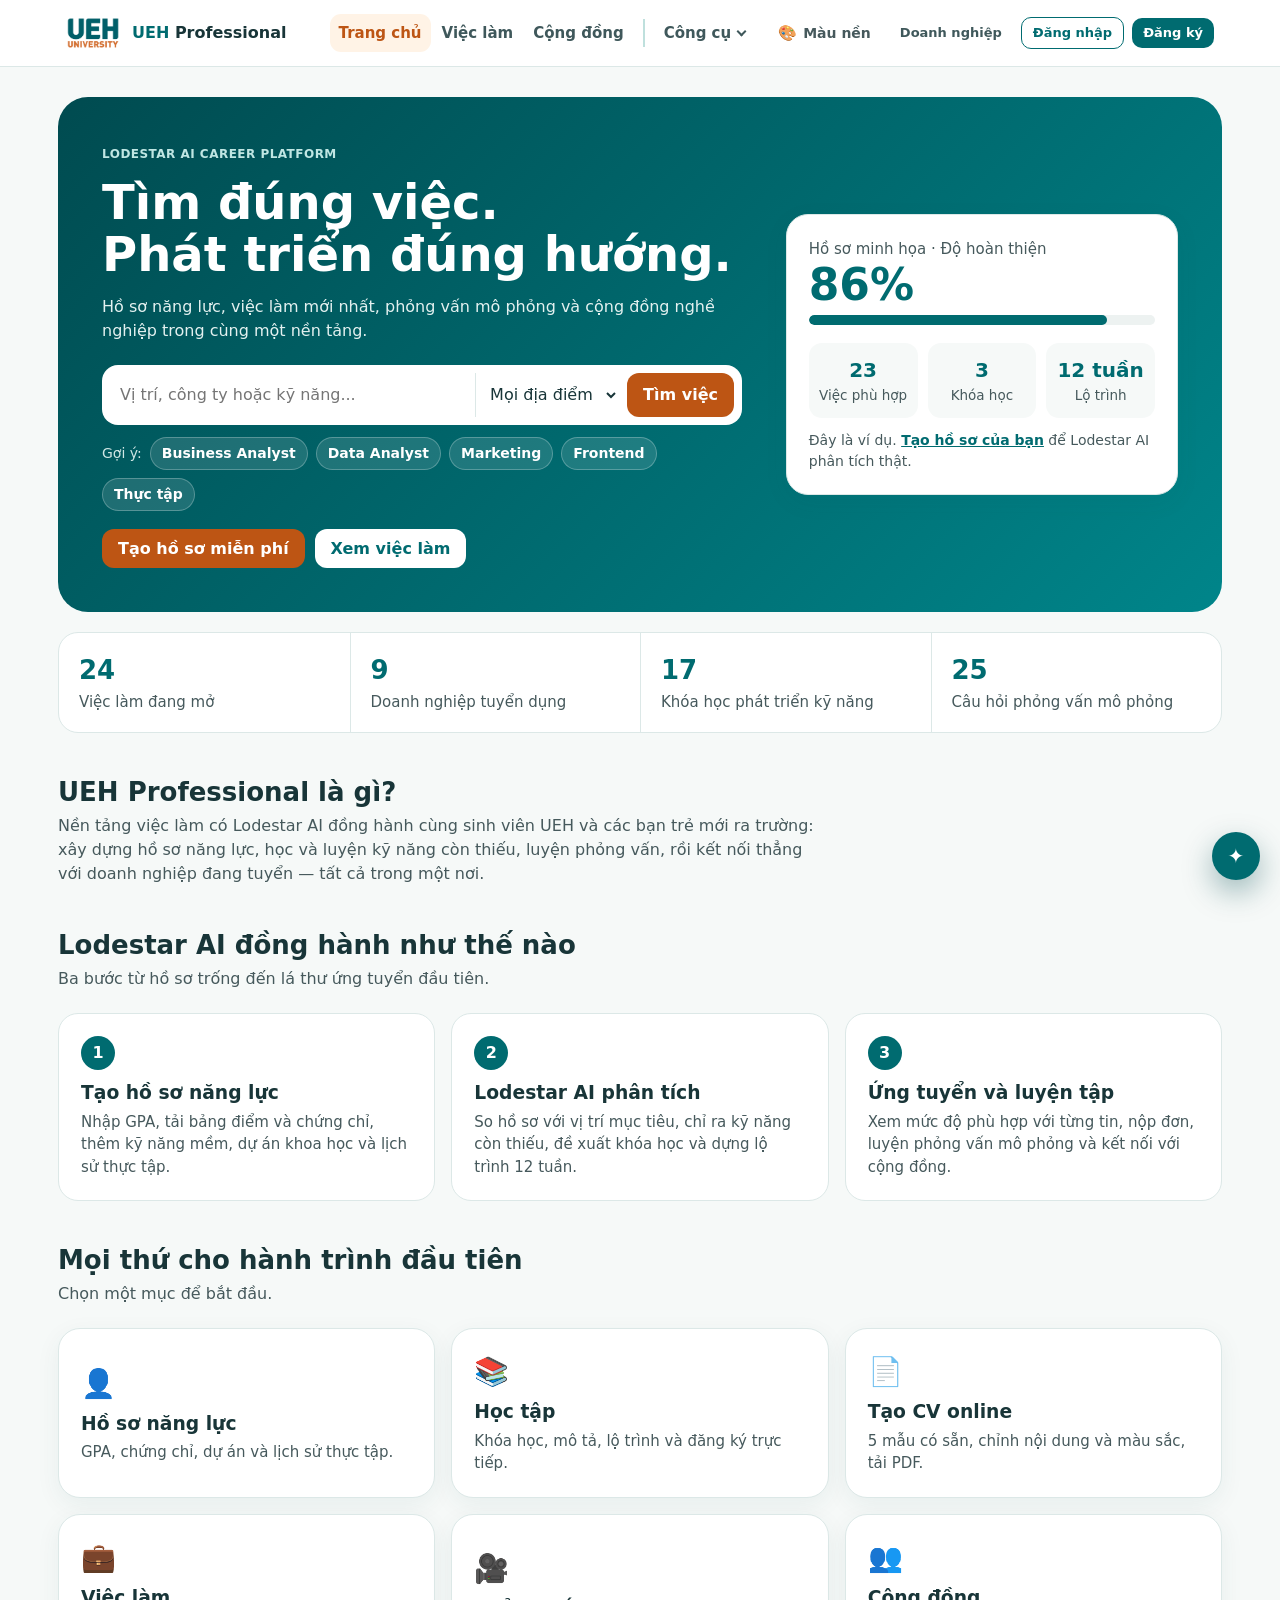
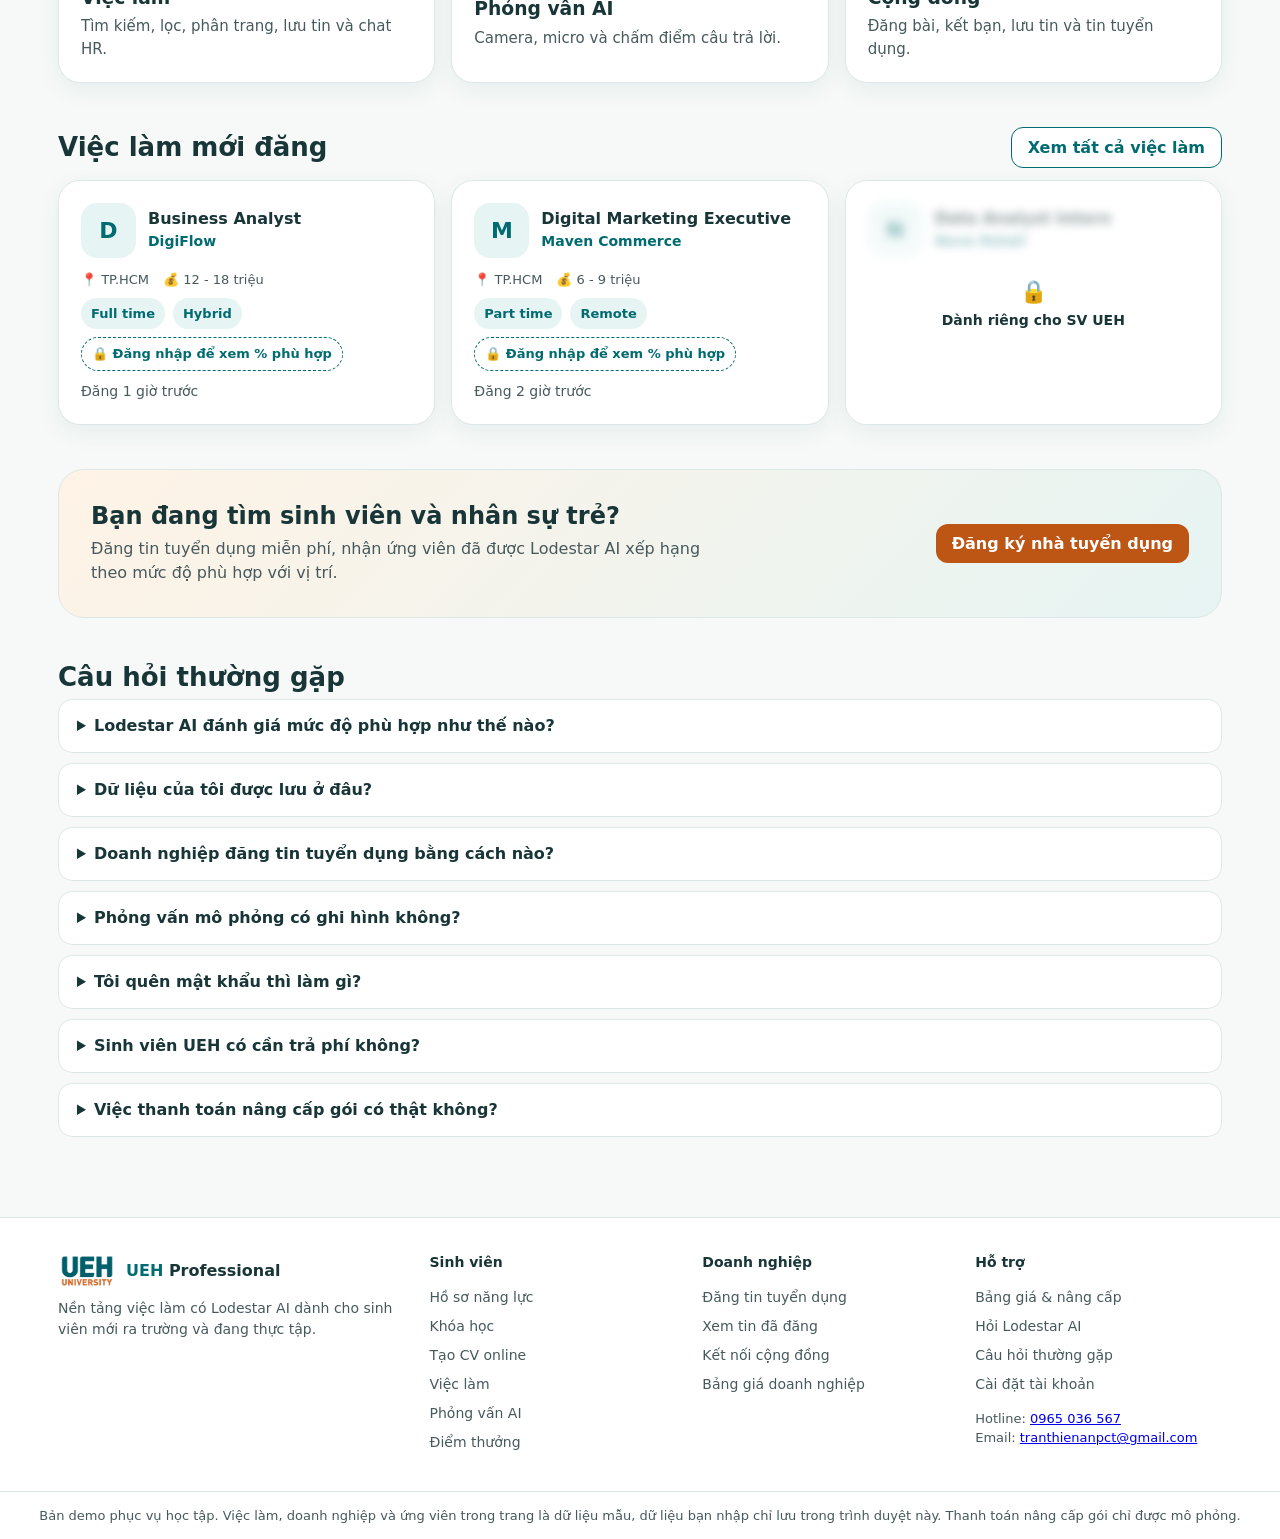
<file: index.html>
<!doctype html>
<html lang="vi"><head><meta charset="utf-8"><meta name="viewport" content="width=device-width,initial-scale=1"><meta name="description" content="Nền tảng việc làm và thực tập có Lodestar AI dành cho sinh viên mới ra trường và đang thực tập.">
<meta name="theme-color" content="#006b70">
<meta property="og:type" content="website">
<meta property="og:site_name" content="UEH Professional">
<meta property="og:title" content="UEH Professional — Lodestar AI Career Platform">
<meta property="og:description" content="Nền tảng việc làm và thực tập có Lodestar AI dành cho sinh viên mới ra trường và đang thực tập.">
<meta property="og:image" content="logo.png">
<meta property="og:image:alt" content="Logo UEH Professional">
<meta name="twitter:card" content="summary">
<meta name="twitter:title" content="UEH Professional — Lodestar AI Career Platform">
<meta name="twitter:description" content="Nền tảng việc làm và thực tập có Lodestar AI dành cho sinh viên mới ra trường và đang thực tập.">
<link rel="icon" type="image/png" href="logo.png">
<link rel="apple-touch-icon" href="logo.png">
<link rel="stylesheet" href="style.css">
<title>UEH Professional</title>
</head><body>

<a class="skip" href="#main">Bỏ qua điều hướng</a>
<header class="header"><div class="nav">
<button type="button" class="brand" id="brand" aria-label="UEH Professional - về trang chủ"><img id="brandLogo" src="[data-uri]" alt=""><span><b>UEH</b> Professional</span></button>
<button type="button" class="nav-toggle" id="navToggle" aria-label="Mở menu điều hướng" aria-expanded="false" aria-controls="tabs"><span></span><span></span><span></span></button>
<nav class="tabs" id="tabs" aria-label="Điều hướng chính">
<button type="button" data-view="home" data-roles="guest student employer" class="active">Trang chủ</button>
<button type="button" data-view="jobs" data-roles="guest student employer">Việc làm</button>
<button type="button" data-view="employer" data-roles="employer">Tuyển dụng</button>
<button type="button" data-view="community" data-roles="guest student employer">Cộng đồng</button>
<div class="tools" id="toolsWrap">
<button type="button" class="tools-btn" id="toolsBtn" data-roles="guest student" aria-haspopup="true" aria-expanded="false" aria-controls="toolsMenu">Công cụ <span class="caret" aria-hidden="true"></span></button>
<div class="tools-menu" id="toolsMenu" role="menu" aria-label="Công cụ">
<button type="button" role="menuitem" data-view="learning" data-roles="guest student">Học tập</button>
<button type="button" role="menuitem" data-view="cv" data-roles="guest student">CV</button>
<button type="button" role="menuitem" data-view="interview" data-roles="guest student">Phỏng vấn</button>
</div>
</div>
</nav>
<div class="hdr-actions" id="hdrActions"></div>
</div></header>

<main class="wrap" id="main" tabindex="-1">

<!-- ================= TRANG CHỦ ================= -->
<section id="home" class="view active" aria-labelledby="homeTitle">
<div class="hero">
<div>
<small class="eyebrow" style="color:#bfe6e3">LODESTAR AI CAREER PLATFORM</small>
<h1 id="homeTitle">Tìm đúng việc.<br>Phát triển đúng hướng.</h1>
<p id="heroLead">Hồ sơ năng lực, việc làm mới nhất, phỏng vấn mô phỏng và cộng đồng nghề nghiệp trong cùng một nền tảng.</p>
<form class="hero-search" id="heroSearch" role="search">
<input id="hsQ" aria-label="Từ khóa tìm việc" placeholder="Vị trí, công ty hoặc kỹ năng...">
<select id="hsCity" aria-label="Địa điểm"><option value="">Mọi địa điểm</option><option>TP.HCM</option><option>Hà Nội</option><option>Đà Nẵng</option><option>Toàn quốc</option></select>
<button class="btn orange">Tìm việc</button>
</form>
<div class="quick"><span>Gợi ý:</span><button type="button" data-q="Business Analyst">Business Analyst</button><button type="button" data-q="Data Analyst">Data Analyst</button><button type="button" data-q="Marketing">Marketing</button><button type="button" data-q="Frontend">Frontend</button><button type="button" data-q="Intern">Thực tập</button></div>
<div class="hero-cta" id="heroCta"></div>
</div>
<div class="card" id="heroCard"></div>
</div>

<section class="nextstep hide" id="nextStep" aria-label="Bước tiếp theo cho bạn"></section>

<div class="strip" id="strip"></div>

<div class="band intro-band">
<h2 class="section-title">UEH Professional là gì?</h2>
<p class="section-sub" style="max-width:760px">Nền tảng việc làm có Lodestar AI đồng hành cùng sinh viên UEH và các bạn trẻ mới ra trường: xây dựng hồ sơ năng lực, học và luyện kỹ năng còn thiếu, luyện phỏng vấn, rồi kết nối thẳng với doanh nghiệp đang tuyển — tất cả trong một nơi.</p>
</div>

<div class="band">
<h2 class="section-title">Lodestar AI đồng hành như thế nào</h2>
<p class="section-sub">Ba bước từ hồ sơ trống đến lá thư ứng tuyển đầu tiên.</p>
<ol class="steps">
<li><h3>Tạo hồ sơ năng lực</h3><p>Nhập GPA, tải bảng điểm và chứng chỉ, thêm kỹ năng mềm, dự án khoa học và lịch sử thực tập.</p></li>
<li><h3>Lodestar AI phân tích</h3><p>So hồ sơ với vị trí mục tiêu, chỉ ra kỹ năng còn thiếu, đề xuất khóa học và dựng lộ trình 12 tuần.</p></li>
<li><h3>Ứng tuyển và luyện tập</h3><p>Xem mức độ phù hợp với từng tin, nộp đơn, luyện phỏng vấn mô phỏng và kết nối với cộng đồng.</p></li>
</ol>
</div>

<div class="band">
<h2 class="section-title">Mọi thứ cho hành trình đầu tiên</h2>
<p class="section-sub">Chọn một mục để bắt đầu.</p>
<div class="grid3">
<button type="button" class="card feature" data-go="profile"><div class="ico">👤</div><h3>Hồ sơ năng lực</h3><p>GPA, chứng chỉ, dự án và lịch sử thực tập.</p></button>
<button type="button" class="card feature" data-go="learning"><div class="ico">📚</div><h3>Học tập</h3><p>Khóa học, mô tả, lộ trình và đăng ký trực tiếp.</p></button>
<button type="button" class="card feature" data-go="cv"><div class="ico">📄</div><h3>Tạo CV online</h3><p>5 mẫu có sẵn, chỉnh nội dung và màu sắc, tải PDF.</p></button>
<button type="button" class="card feature" data-go="jobs"><div class="ico">💼</div><h3>Việc làm</h3><p>Tìm kiếm, lọc, phân trang, lưu tin và chat HR.</p></button>
<button type="button" class="card feature" data-go="interview"><div class="ico">🎥</div><h3>Phỏng vấn AI</h3><p>Camera, micro và chấm điểm câu trả lời.</p></button>
<button type="button" class="card feature" data-go="community"><div class="ico">👥</div><h3>Cộng đồng</h3><p>Đăng bài, kết bạn, lưu tin và tin tuyển dụng.</p></button>
</div>
</div>

<div class="band">
<div class="row-head"><h2 class="section-title" style="margin:0">Việc làm mới đăng</h2><button type="button" class="btn outline" data-go="jobs">Xem tất cả việc làm</button></div>
<div class="mini-jobs" id="homeJobs"></div>
</div>

<div class="cta-band" id="ctaBand"></div>

<div class="band faq">
<h2 class="section-title">Câu hỏi thường gặp</h2>
<details><summary>Lodestar AI đánh giá mức độ phù hợp như thế nào?</summary><p>Lodestar AI so kỹ năng yêu cầu của tin tuyển dụng với kỹ năng, chứng chỉ, dự án và thực tập trong hồ sơ, cộng điểm cho GPA và kinh nghiệm liên quan. Bản demo tính điểm bằng quy tắc chạy ngay trong trình duyệt, chưa gọi mô hình AI trên máy chủ.</p></details>
<details><summary>Dữ liệu của tôi được lưu ở đâu?</summary><p>Toàn bộ dữ liệu tài khoản, hồ sơ và đơn ứng tuyển nằm trong trình duyệt của bạn (localStorage) và không được gửi đi đâu. Bạn có thể xóa bằng mục "Đặt lại dữ liệu demo" trong Cài đặt tài khoản.</p></details>
<details><summary>Doanh nghiệp đăng tin tuyển dụng bằng cách nào?</summary><p>Đăng ký tài khoản Nhà tuyển dụng, vào mục Tuyển dụng và chọn "Đăng tin mới". Tin mới luôn hiển thị đầu danh sách việc làm và ứng viên nộp đơn được xếp hạng theo mức độ phù hợp.</p></details>
<details><summary>Phỏng vấn mô phỏng có ghi hình không?</summary><p>Không. Camera và micro chỉ bật sau khi bạn cho phép, hình ảnh không được lưu hoặc gửi đi và bản demo không nhận diện danh tính hay cảm xúc.</p></details>
<details><summary>Tôi quên mật khẩu thì làm gì?</summary><p>Chọn "Quên mật khẩu?" ở form đăng nhập, nhập email đã đăng ký. Vì bản demo không có máy chủ gửi email, mã xác nhận sẽ hiện ngay trên màn hình để bạn đặt lại mật khẩu.</p></details>
<details><summary>Sinh viên UEH có cần trả phí không?</summary><p>Không. Đăng ký bằng email dạng tên@st.ueh.edu.vn để mở toàn bộ chức năng miễn phí, gồm cả Lodestar không giới hạn, phòng phỏng vấn, khóa học, lộ trình và các tin tuyển dụng dành riêng cho sinh viên UEH.</p></details>
<details><summary>Việc thanh toán nâng cấp gói có thật không?</summary><p>Chưa. Đây là bản demo nên các giao dịch nâng cấp gói chỉ được mô phỏng, hệ thống không thu tiền thật và không lưu thông tin thẻ.</p></details>
</div>
</section>

<!-- ================= HỒ SƠ ================= -->
<section id="profile" class="view" aria-label="Hồ sơ năng lực"><div id="profileRoot"></div></section>

<!-- ================= HỌC TẬP ================= -->
<section id="learning" class="view" aria-label="Trung tâm học tập">
<div class="topline"><div><small class="eyebrow">TRUNG TÂM HỌC TẬP</small><h1>Khóa học phát triển nghề nghiệp</h1><p class="muted">Học theo lộ trình bài bản, có kiểm tra và nhận chứng chỉ khi hoàn thành.</p></div><div class="chips"><span class="chip" id="registeredCount">0 khóa đã đăng ký</span></div></div>
<div id="myCourses"></div>
<div id="learnTip"></div>
<div class="filter"><input id="courseSearch" aria-label="Tìm khóa học" placeholder="Tìm khóa học, kỹ năng hoặc lộ trình..."><select id="courseLevel" aria-label="Cấp độ"><option>Tất cả cấp độ</option><option>Cơ bản</option><option>Trung cấp</option><option>Nâng cao</option></select><select id="courseShow" aria-label="Hiển thị"><option value="all">Tất cả khóa học</option><option value="mine">Khóa đã đăng ký</option></select><select id="courseSort" aria-label="Sắp xếp"><option value="match">Phù hợp nhất</option><option value="short">Thời lượng ngắn nhất</option></select></div>
<div class="course-grid" id="courseList"></div>
<div class="pager"><button type="button" class="btn outline" id="coursePrev" aria-label="Trang trước">‹</button><b id="coursePageText"></b><button type="button" class="btn outline" id="courseNext" aria-label="Trang sau">›</button></div>
</section>

<!-- ================= TẠO CV ================= -->
<section id="cv" class="view" aria-label="Tạo CV online"><div id="cvRoot"></div></section>

<!-- ================= BẢNG GIÁ ================= -->
<section id="pricing" class="view" aria-label="Bảng giá"><div id="pricingRoot"></div></section>

<!-- ================= ĐIỂM THƯỞNG ================= -->
<section id="rewards" class="view" aria-label="Điểm thưởng"><div id="rewardsRoot"></div></section>

<!-- ================= VIỆC LÀM ================= -->
<section id="jobs" class="view" aria-label="Việc làm">
<div class="topline"><div><small class="eyebrow">VIỆC LÀM MỚI NHẤT</small><h1>Cơ hội dành cho bạn</h1><p class="muted">Việc làm và thực tập được chọn lọc, xếp hạng theo mức độ phù hợp với bạn.</p></div><div class="seg" id="jobTabs" role="group" aria-label="Danh sách việc làm"></div></div>
<div class="filter" id="jobFilter"><input id="jobSearch" aria-label="Tìm việc" placeholder="Tìm công ty, vị trí, kỹ năng..."><select id="jobCity" aria-label="Lọc theo địa điểm"><option value="">Tất cả địa điểm</option><option>TP.HCM</option><option>Hà Nội</option><option>Đà Nẵng</option><option>Toàn quốc</option></select><select id="jobSchedule" aria-label="Lọc theo loại công việc"><option>Tất cả loại công việc</option><option>Full time</option><option>Part time</option><option>Intern</option></select><select id="jobWorkplace" aria-label="Lọc theo hình thức làm việc"><option>Tất cả hình thức làm việc</option><option>Remote</option><option>Hybrid</option><option>On site</option></select><select id="jobSort" aria-label="Sắp xếp"><option value="new">Mới nhất</option><option value="match">Phù hợp nhất</option></select></div>
<div class="result-line"><span class="muted" id="jobResult"></span><button type="button" class="btn ghost sm" id="jobReset">Xóa bộ lọc</button></div>
<div class="jobs" id="jobList"></div>
<div class="pager" id="jobPager"><button type="button" class="btn outline" id="prev" aria-label="Trang trước">‹</button><b id="pageText"></b><button type="button" class="btn outline" id="next" aria-label="Trang sau">›</button></div>
</section>

<!-- ================= PHỎNG VẤN ================= -->
<section id="interview" class="view" aria-label="Mô phỏng phỏng vấn">
<div class="topline"><div><small class="eyebrow">AI INTERVIEW PRACTICE</small><h1>Mô phỏng phỏng vấn</h1><p class="muted">Camera và micro chỉ bật sau khi bạn cấp quyền. Bản demo không nhận diện danh tính hoặc cảm xúc.</p></div>
<label class="muted">Chủ đề phỏng vấn <select id="qTrack" class="select-inline"></select></label></div>
<div id="interviewLock"></div>
<div class="interview" id="interviewMain">
<div>
<div class="card"><div class="video" id="videoBox"><div id="videoPlaceholder">📷<br>Camera chưa được bật</div><video id="video" autoplay muted playsinline class="hide"></video><span class="timer hide" id="timer">00:00</span><div class="controls"><button type="button" class="btn orange" id="startCam">Bắt đầu</button><button type="button" class="btn light mic-btn hide" id="muteBtn" aria-label="Tắt mic" aria-pressed="false">🎙️</button><button type="button" class="btn orange hide" id="stopCam">Kết thúc</button></div></div></div>
<div class="card" style="margin-top:16px"><div class="row-head"><h3>Lịch sử luyện tập</h3><span class="chip" id="histAvg"></span></div><div id="histList" class="list"></div></div>
</div>
<div class="card"><small class="eyebrow" id="qNum"></small><h2 id="question" style="margin:6px 0 4px"></h2>
<div class="q-actions"><button type="button" class="btn ghost sm" id="speakQ">🔊 Nghe câu hỏi</button><button type="button" class="btn ghost sm hide" id="dictate">🎙 Nói để nhập</button></div>
<textarea id="answer" class="ans" aria-label="Câu trả lời của bạn" placeholder="Nhập nội dung trả lời để Lodestar AI đánh giá..."></textarea>
<div class="q-actions"><button type="button" class="btn primary" id="grade">Chấm điểm</button><button type="button" class="btn outline" id="nextQ">Câu tiếp theo</button></div>
<div id="score" class="score hide" aria-live="polite"></div></div>
</div>
</section>

<!-- ================= CỘNG ĐỒNG ================= -->
<section id="community" class="view" aria-label="Cộng đồng nghề nghiệp"><div class="community"><div><small class="eyebrow">CỘNG ĐỒNG NGHỀ NGHIỆP</small><h1>Chia sẻ và kết nối</h1>
<div class="card post"><textarea id="postText" maxlength="1000" aria-label="Nội dung bài đăng" placeholder="Chia sẻ kinh nghiệm hoặc đăng tin tuyển dụng..."></textarea><div id="postPhotoPrev" class="hide"></div><input type="file" id="postPhotoInput" class="hide" accept="image/*"><div class="composer-row"><button type="button" class="btn ghost sm" id="postPhotoBtn">📷 Thêm ảnh</button><label class="muted">Chủ đề <select id="postTag" class="select-inline"><option>Chia sẻ</option><option>Hỏi đáp</option><option>Tuyển dụng</option></select></label><button type="button" class="btn primary" id="postBtn">Đăng bài</button></div></div>
<div class="seg" id="postFilter" style="margin-bottom:14px" role="group" aria-label="Lọc bài đăng"></div>
<div id="posts"></div></div>
<aside><div class="card"><h3>Mạng lưới của bạn</h3><p class="big-num" id="friendCount">128</p><p class="muted">Kết nối nghề nghiệp</p></div><div class="card" style="margin-top:15px"><h3>Gợi ý kết bạn</h3><div id="suggestions" class="list"></div></div></aside></div></section>

<!-- ================= TUYỂN DỤNG (NHÀ TUYỂN DỤNG) ================= -->
<section id="employer" class="view" aria-label="Quản lý tuyển dụng"><div id="employerRoot"></div></section>

</main>

<footer class="footer">
<div class="footer-in">
<div><div class="brand" style="padding:0"><img data-logo alt=""><span><b>UEH</b> Professional</span></div><p>Nền tảng việc làm có Lodestar AI dành cho sinh viên mới ra trường và đang thực tập.</p></div>
<div><h4>Sinh viên</h4><button class="fl" data-go="profile">Hồ sơ năng lực</button><button class="fl" data-go="learning">Khóa học</button><button class="fl" data-go="cv">Tạo CV online</button><button class="fl" data-go="jobs">Việc làm</button><button class="fl" data-go="interview">Phỏng vấn AI</button><button class="fl" data-act="go-rewards">Điểm thưởng</button></div>
<div><h4>Doanh nghiệp</h4><button class="fl" data-act="emp-cta">Đăng tin tuyển dụng</button><button class="fl" data-go="jobs">Xem tin đã đăng</button><button class="fl" data-go="community">Kết nối cộng đồng</button><button class="fl" data-go="pricing">Bảng giá doanh nghiệp</button></div>
<div><h4>Hỗ trợ</h4><button class="fl" data-go="pricing">Bảng giá &amp; nâng cấp</button><button class="fl" data-act="chat-open">Hỏi Lodestar AI</button><button class="fl" data-act="faq">Câu hỏi thường gặp</button><button class="fl" data-act="settings">Cài đặt tài khoản</button><p class="muted" style="margin:10px 0 0;font-size:13px">Hotline: <a href="tel:0965036567">0965 036 567</a><br>Email: <a href="mailto:tranthienanpct@gmail.com">tranthienanpct@gmail.com</a></p></div>
</div>
<div class="footer-bar">Bản demo phục vụ học tập. Việc làm, doanh nghiệp và ứng viên trong trang là dữ liệu mẫu, dữ liệu bạn nhập chỉ lưu trong trình duyệt này. Thanh toán nâng cấp gói chỉ được mô phỏng.</div>
<style id="pageStyle"></style><div id="cvPrintRoot"></div>
</footer>

<button type="button" class="chatfab" id="lodestarFab" title="Hỏi Lodestar AI" aria-label="Hỏi Lodestar AI" aria-expanded="false" aria-controls="lodestarChat">✦ <span>Lodestar AI</span></button>
<div class="chat hide" id="lodestarChat" role="dialog" aria-label="Trò chuyện với Lodestar AI">
<div class="chathead"><div class="chat-title-wrap"><div class="chat-title-row"><b>Lodestar AI</b><span class="online-dot" aria-hidden="true"></span><span class="sr">Đang trực tuyến</span></div><small id="lodestarMeta" class="chat-meta"></small></div><button type="button" id="closeLodestar" aria-label="Đóng khung chat">×</button></div>
<div class="messages" id="lodestarMessages" aria-live="polite"></div>
<div class="quick-replies" id="lodestarQuick"></div>
<form id="lodestarForm"><input id="lodestarInput" aria-label="Tin nhắn cho Lodestar AI" placeholder="Hỏi Lodestar AI..." autocomplete="off"><button class="btn orange">Gửi</button></form>
</div>

<div class="toasts" id="toasts" aria-live="polite"></div>

<!-- ================= MODAL ĐĂNG NHẬP / ĐĂNG KÝ / QUÊN MẬT KHẨU ================= -->
<div class="modalBG hide" id="auth" data-static="1"><div class="modal" role="dialog" aria-modal="true" aria-labelledby="authTitle">
<button type="button" class="close" data-close aria-label="Đóng">×</button>
<div class="auth-brand"><img data-logo alt=""><span><b>UEH</b> Professional</span></div>
<p class="auth-msg hide" id="authMsg" role="status"></p>
<div class="seg" id="authTabs" role="group" aria-label="Đăng nhập hoặc đăng ký"><button type="button" data-auth="login">Đăng nhập</button><button type="button" data-auth="register">Đăng ký</button></div>

<form id="loginForm" novalidate>
<h2 id="authTitle" style="margin-top:14px">Đăng nhập</h2>
<p class="muted">Tiếp tục hành trình nghề nghiệp của bạn.</p>
<div class="field"><label for="lgEmail">Email</label><input id="lgEmail" name="email" type="email" autocomplete="email" placeholder="ten@email.com"><small class="err"></small></div>
<div class="field"><label for="lgPw">Mật khẩu</label><div class="pw-wrap"><input id="lgPw" name="password" type="password" autocomplete="current-password"><button type="button" class="eye" data-eye="lgPw" aria-pressed="false" aria-label="Hiện mật khẩu">Hiện</button></div><small class="err"></small></div>
<div class="side-row"><label class="inline-check"><input type="checkbox" name="remember" checked> Ghi nhớ đăng nhập</label><button type="button" class="linkbtn" data-auth="forgot">Quên mật khẩu?</button></div>
<p class="error hide" role="alert" data-form-err></p>
<button class="btn primary block" style="margin-top:8px">Đăng nhập</button>
<div class="sep">hoặc thử nhanh bằng tài khoản demo</div>
<div class="row2 row3"><button type="button" class="btn outline sm" data-demo="student">Sinh viên demo</button><button type="button" class="btn outline sm" data-demo="ueh">Sinh viên UEH demo</button><button type="button" class="btn outline sm" data-demo="employer">Nhà tuyển dụng demo</button></div>
<p class="notice" style="margin:14px 0 0">Chưa có tài khoản? <button type="button" class="linkbtn" data-auth="register">Đăng ký miễn phí</button></p>
</form>

<form id="registerForm" class="hide" novalidate>
<h2 style="margin-top:14px">Tạo tài khoản</h2>
<p class="muted">Miễn phí và mất chưa đến một phút.</p>
<div class="role-pick" role="radiogroup" aria-label="Bạn là ai?">
<label><input type="radio" name="role" value="student" checked>Sinh viên<small>Tìm việc, học tập, luyện phỏng vấn</small></label>
<label><input type="radio" name="role" value="employer">Nhà tuyển dụng<small>Đăng tin, nhận ứng viên</small></label>
</div>
<div class="field"><label for="rgName" id="rgNameLbl">Họ và tên</label><input id="rgName" name="fullname" autocomplete="name"><small class="err"></small></div>
<div id="empExtra" class="row2 hide"><div class="field"><label for="rgInd">Lĩnh vực</label><select id="rgInd" name="industry"><option>Công nghệ &amp; phần mềm</option><option>Thương mại điện tử</option><option>Bán lẻ &amp; FMCG</option><option>Tài chính &amp; ngân hàng</option><option>Logistics</option><option>Giáo dục</option><option>Truyền thông &amp; thiết kế</option><option>Khác</option></select></div><div class="field"><label for="rgSize">Quy mô</label><select id="rgSize" name="size"><option>Dưới 50 nhân sự</option><option>50 - 200 nhân sự</option><option>200 - 1000 nhân sự</option><option>Trên 1000 nhân sự</option></select></div></div>
<div class="field"><label for="rgEmail">Email</label><input id="rgEmail" name="email" type="email" autocomplete="email" placeholder="ten@email.com"><small class="muted" id="rgEmailHint">Dùng email trường dạng hoten.mssv@st.ueh.edu.vn để được mở toàn bộ chức năng miễn phí.</small><small class="err"></small></div>
<div class="field"><label for="rgPw">Mật khẩu</label><div class="pw-wrap"><input id="rgPw" name="password" type="password" autocomplete="new-password" aria-describedby="pwHint"><button type="button" class="eye" data-eye="rgPw" aria-pressed="false" aria-label="Hiện mật khẩu">Hiện</button></div><div class="meter" aria-hidden="true"><i id="pwBar"></i></div><small class="muted" id="pwHint">Tối thiểu 6 ký tự. Dùng chữ hoa, số và ký tự đặc biệt để mạnh hơn.</small><small class="err"></small></div>
<div class="field"><label for="rgPw2">Nhập lại mật khẩu</label><input id="rgPw2" name="password2" type="password" autocomplete="new-password"><small class="err"></small></div>
<label class="inline-check"><input type="checkbox" name="terms"> Tôi đồng ý với điều khoản sử dụng bản demo</label><small class="err" data-terms-err style="color:var(--bad);font-size:13px"></small>
<p class="error hide" role="alert" data-form-err></p>
<button class="btn primary block" style="margin-top:8px">Tạo tài khoản</button>
<p class="notice" style="margin:14px 0 0">Đã có tài khoản? <button type="button" class="linkbtn" data-auth="login">Đăng nhập</button></p>
</form>

<form id="forgotForm" class="hide" novalidate>
<h2 style="margin-top:6px">Quên mật khẩu</h2>
<p class="muted">Nhập email đã đăng ký, chúng tôi sẽ tạo mã xác nhận để bạn đặt lại mật khẩu.</p>
<div class="field"><label for="fgEmail">Email</label><input id="fgEmail" name="email" type="email" autocomplete="email" placeholder="ten@email.com"><small class="err"></small></div>
<p class="error hide" role="alert" data-form-err></p>
<button class="btn primary block">Gửi mã xác nhận</button>
<p class="notice" style="margin:14px 0 0"><button type="button" class="linkbtn" data-auth="login">‹ Quay lại đăng nhập</button></p>
</form>

<form id="resetForm" class="hide" novalidate>
<h2 style="margin-top:6px">Đặt lại mật khẩu</h2>
<div class="demo-box" id="resetDemo"></div>
<div class="field"><label for="rsCode">Mã xác nhận (6 số)</label><input id="rsCode" name="code" inputmode="numeric" maxlength="6" autocomplete="one-time-code"><small class="err"></small></div>
<div class="field"><label for="rsPw">Mật khẩu mới</label><div class="pw-wrap"><input id="rsPw" name="password" type="password" autocomplete="new-password"><button type="button" class="eye" data-eye="rsPw" aria-pressed="false" aria-label="Hiện mật khẩu">Hiện</button></div><small class="err"></small></div>
<div class="field"><label for="rsPw2">Nhập lại mật khẩu mới</label><input id="rsPw2" name="password2" type="password" autocomplete="new-password"><small class="err"></small></div>
<p class="error hide" role="alert" data-form-err></p>
<button class="btn primary block">Đặt lại mật khẩu</button>
<p class="notice" style="margin:14px 0 0"><button type="button" class="linkbtn" data-auth="forgot">Gửi lại mã</button> · <button type="button" class="linkbtn" data-auth="login">Quay lại đăng nhập</button></p>
</form>
</div></div>

<!-- Chat với HR -->
<div class="modalBG hrchat hide" id="hrModal" data-static="1"><div class="modal" role="dialog" aria-modal="true" aria-labelledby="hrTitle" style="height:560px;display:flex;flex-direction:column"><button type="button" class="close" data-close aria-label="Đóng">×</button><h3 id="hrTitle" style="padding-right:36px">Chat HR</h3><div class="messages" id="hrMessages" style="flex:1;border-radius:14px" aria-live="polite"></div><form id="hrForm" style="display:flex;gap:7px;margin-top:10px"><input id="hrInput" aria-label="Tin nhắn cho HR" style="flex:1;min-width:0;border:1px solid var(--line);border-radius:10px;padding:10px" placeholder="Nhắn cho HR..." autocomplete="off"><button class="btn primary">Gửi</button></form></div></div>


<script src="script.js"></script>
</body></html>
</file>
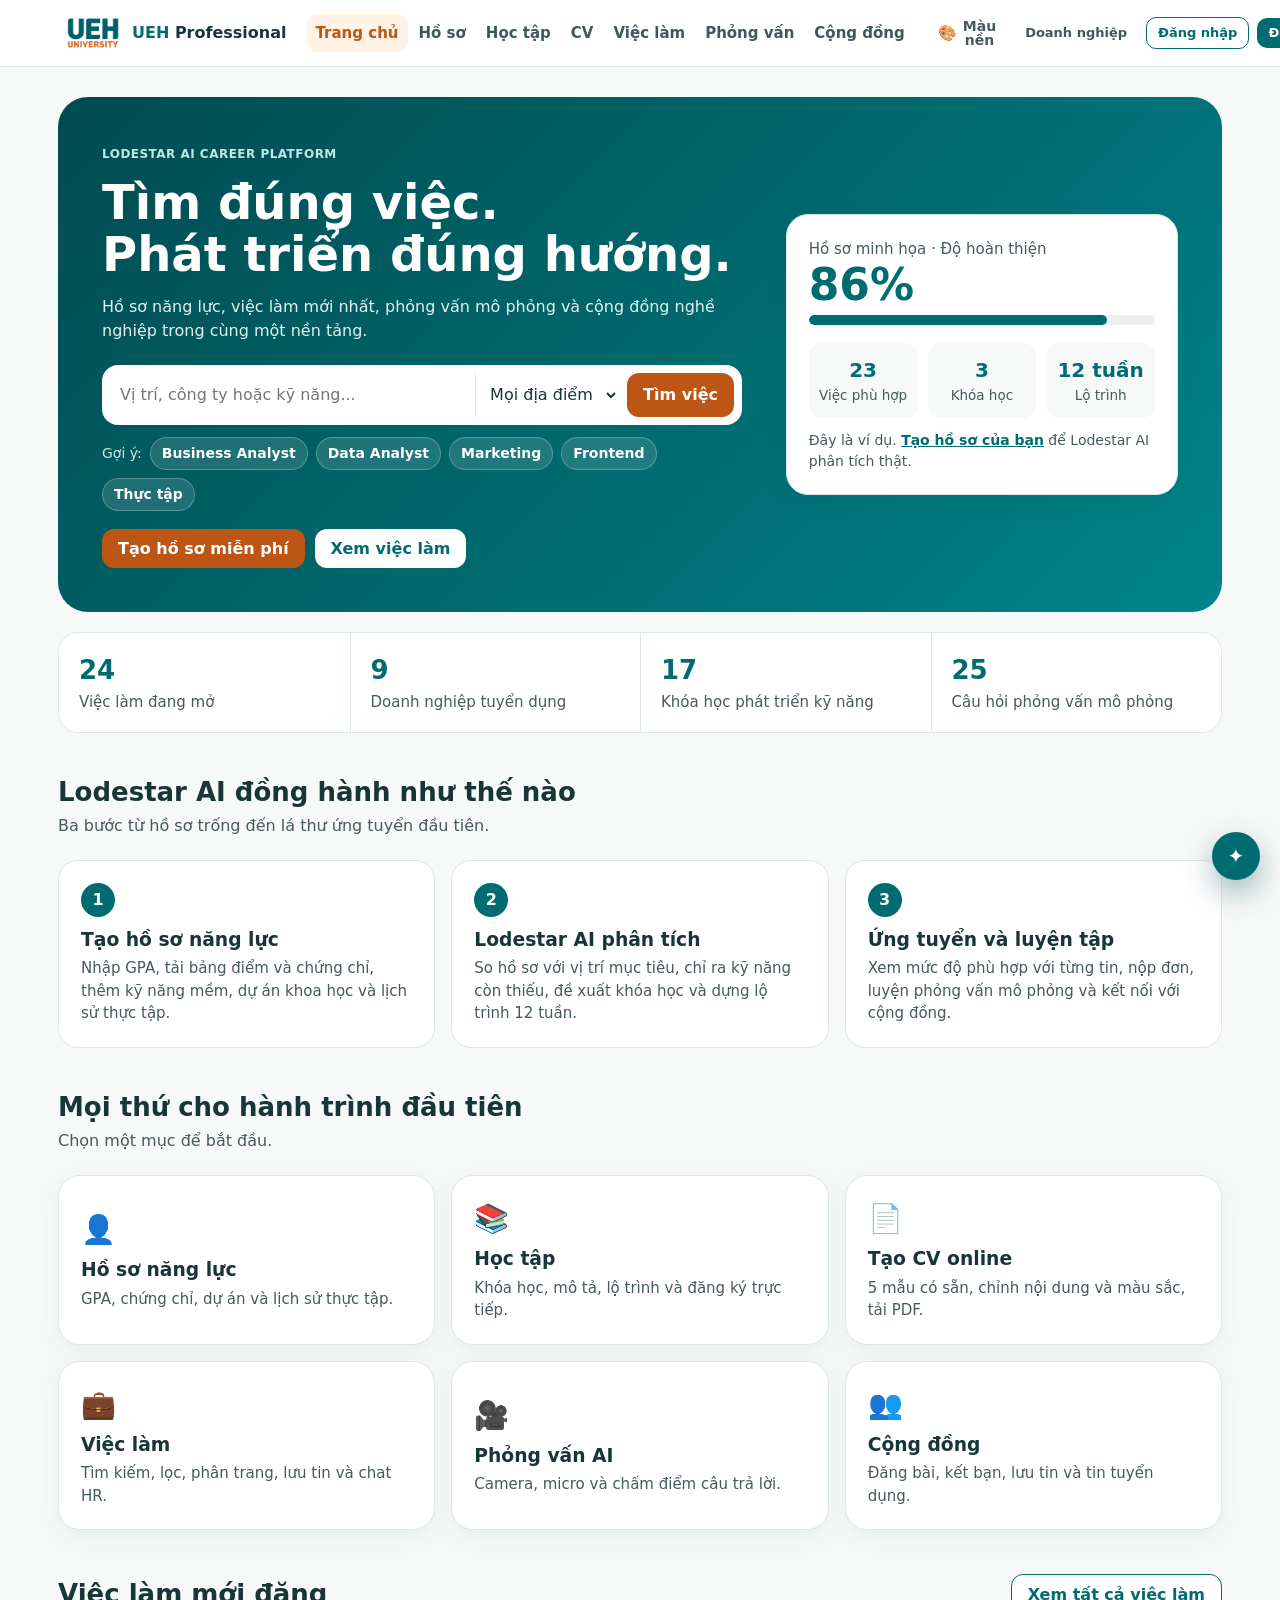
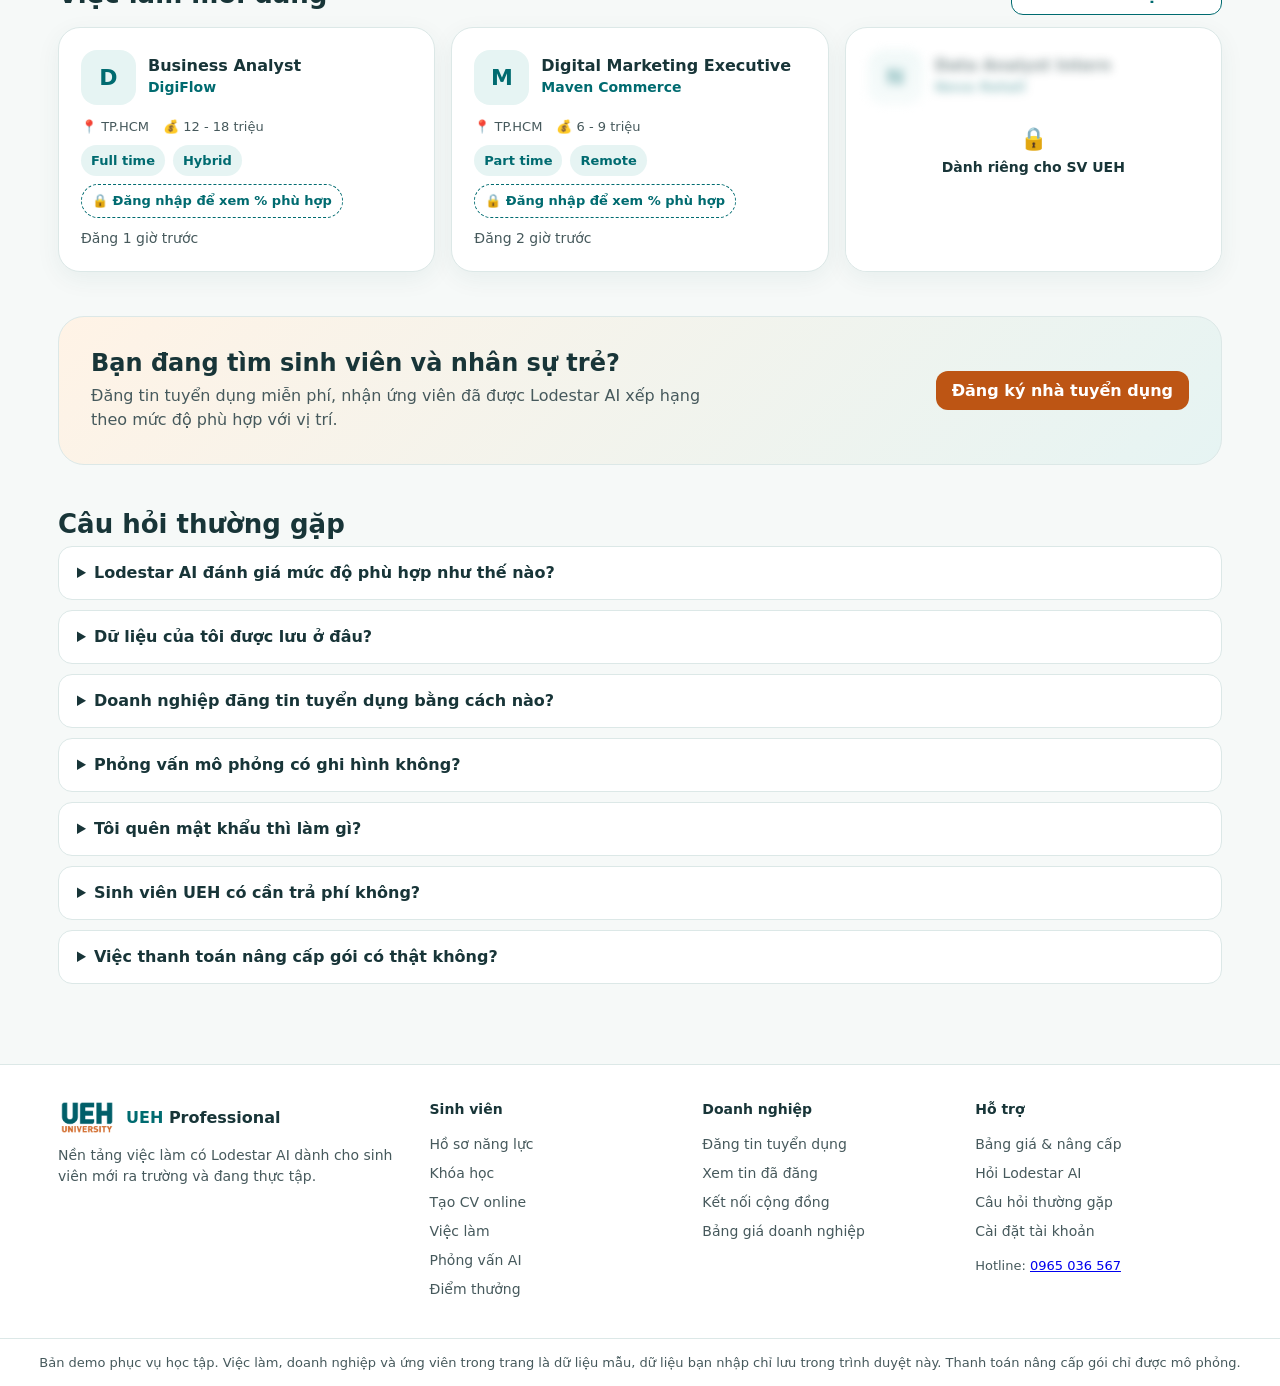
<file: index (2).html>
<!doctype html>
<html lang="vi"><head><meta charset="utf-8"><meta name="viewport" content="width=device-width,initial-scale=1"><title>UEH Professional</title>
  <!-- Biểu tượng trình duyệt -->
  <link rel="icon" type="image/png" sizes="32x32" href="favicon-32x32.png">
  <link rel="icon" type="image/png" sizes="16x16" href="favicon-16x16.png">
  <link rel="shortcut icon" href="favicon.ico">
  <link rel="apple-touch-icon" sizes="180x180" href="apple-touch-icon.png">
  <meta name="theme-color" content="#006b70">

  <!-- SEO -->
  <meta name="description" content="UEH Professional: nền tảng tìm kiếm việc làm, thực tập, khóa học và xây dựng hồ sơ dành cho sinh viên.">

  <!-- Xem trước khi chia sẻ trên Zalo, Facebook và các mạng xã hội -->
  <meta property="og:title" content="UEH Professional">
  <meta property="og:description" content="Nền tảng tìm kiếm việc làm, thực tập và học tập dành cho sinh viên.">
  <meta property="og:image" content="https://du-an-viec-lam-2.vercel.app/logo.png">
  <meta property="og:image:alt" content="Logo UEH Professional">
  <meta property="og:url" content="https://du-an-viec-lam-2.vercel.app/">
  <meta property="og:type" content="website">
  <meta property="og:locale" content="vi_VN">

  <!-- Xem trước trên nền tảng hỗ trợ Twitter Card -->
  <meta name="twitter:card" content="summary_large_image">
  <meta name="twitter:title" content="UEH Professional">
  <meta name="twitter:description" content="Nền tảng tìm kiếm việc làm, thực tập và học tập dành cho sinh viên.">
  <meta name="twitter:image" content="https://du-an-viec-lam-2.vercel.app/logo.png">


  <style>
    #zalo-browser-notice{display:none;position:fixed;left:16px;right:16px;bottom:16px;z-index:10000;background:#006b70;color:#fff;padding:14px 48px 14px 16px;border-radius:14px;box-shadow:0 10px 30px rgba(0,0,0,.25);font-size:14px;line-height:1.45}
    #zalo-browser-notice strong{display:block;margin-bottom:3px}
    #zalo-browser-notice button{position:absolute;right:10px;top:9px;width:32px;height:32px;border:0;border-radius:50%;background:rgba(255,255,255,.18);color:#fff;font-size:20px;cursor:pointer}
  </style>
<link rel="stylesheet" href="style.css"></head><body>
<a class="skip" href="#main">Bỏ qua điều hướng</a>
<header class="header"><div class="nav">
<button type="button" class="brand" id="brand" aria-label="UEH Professional - về trang chủ"><img id="brandLogo" src="logo.png" alt=""><span><b>UEH</b> Professional</span></button>
<nav class="tabs" id="tabs" aria-label="Điều hướng chính">
<button type="button" data-view="home" data-roles="guest student employer" class="active">Trang chủ</button>
<button type="button" data-view="profile" data-roles="guest student">Hồ sơ</button>
<button type="button" data-view="learning" data-roles="guest student">Học tập</button>
<button type="button" data-view="cv" data-roles="guest student">CV</button>
<button type="button" data-view="jobs" data-roles="guest student employer">Việc làm</button>
<button type="button" data-view="interview" data-roles="guest student">Phỏng vấn</button>
<button type="button" data-view="employer" data-roles="employer">Tuyển dụng</button>
<button type="button" data-view="community" data-roles="guest student employer">Cộng đồng</button>
</nav>
<div class="hdr-actions" id="hdrActions"></div>
</div></header>

<main class="wrap" id="main" tabindex="-1">

<!-- ================= TRANG CHỦ ================= -->
<section id="home" class="view active" aria-labelledby="homeTitle">
<div class="hero">
<div>
<small class="eyebrow" style="color:#bfe6e3">LODESTAR AI CAREER PLATFORM</small>
<h1 id="homeTitle">Tìm đúng việc.<br>Phát triển đúng hướng.</h1>
<p id="heroLead">Hồ sơ năng lực, việc làm mới nhất, phỏng vấn mô phỏng và cộng đồng nghề nghiệp trong cùng một nền tảng.</p>
<form class="hero-search" id="heroSearch" role="search">
<input id="hsQ" aria-label="Từ khóa tìm việc" placeholder="Vị trí, công ty hoặc kỹ năng...">
<select id="hsCity" aria-label="Địa điểm"><option value="">Mọi địa điểm</option><option>TP.HCM</option><option>Hà Nội</option><option>Đà Nẵng</option><option>Toàn quốc</option></select>
<button class="btn orange">Tìm việc</button>
</form>
<div class="quick"><span>Gợi ý:</span><button type="button" data-q="Business Analyst">Business Analyst</button><button type="button" data-q="Data Analyst">Data Analyst</button><button type="button" data-q="Marketing">Marketing</button><button type="button" data-q="Frontend">Frontend</button><button type="button" data-q="Intern">Thực tập</button></div>
<div class="hero-cta" id="heroCta"></div>
</div>
<div class="card" id="heroCard"></div>
</div>

<div class="strip" id="strip"></div>

<div class="band">
<h2 class="section-title">Lodestar AI đồng hành như thế nào</h2>
<p class="section-sub">Ba bước từ hồ sơ trống đến lá thư ứng tuyển đầu tiên.</p>
<ol class="steps">
<li><h3>Tạo hồ sơ năng lực</h3><p>Nhập GPA, tải bảng điểm và chứng chỉ, thêm kỹ năng mềm, dự án khoa học và lịch sử thực tập.</p></li>
<li><h3>Lodestar AI phân tích</h3><p>So hồ sơ với vị trí mục tiêu, chỉ ra kỹ năng còn thiếu, đề xuất khóa học và dựng lộ trình 12 tuần.</p></li>
<li><h3>Ứng tuyển và luyện tập</h3><p>Xem mức độ phù hợp với từng tin, nộp đơn, luyện phỏng vấn mô phỏng và kết nối với cộng đồng.</p></li>
</ol>
</div>

<div class="band">
<h2 class="section-title">Mọi thứ cho hành trình đầu tiên</h2>
<p class="section-sub">Chọn một mục để bắt đầu.</p>
<div class="grid3">
<button type="button" class="card feature" data-go="profile"><div class="ico">👤</div><h3>Hồ sơ năng lực</h3><p>GPA, chứng chỉ, dự án và lịch sử thực tập.</p></button>
<button type="button" class="card feature" data-go="learning"><div class="ico">📚</div><h3>Học tập</h3><p>Khóa học, mô tả, lộ trình và đăng ký trực tiếp.</p></button>
<button type="button" class="card feature" data-go="cv"><div class="ico">📄</div><h3>Tạo CV online</h3><p>5 mẫu có sẵn, chỉnh nội dung và màu sắc, tải PDF.</p></button>
<button type="button" class="card feature" data-go="jobs"><div class="ico">💼</div><h3>Việc làm</h3><p>Tìm kiếm, lọc, phân trang, lưu tin và chat HR.</p></button>
<button type="button" class="card feature" data-go="interview"><div class="ico">🎥</div><h3>Phỏng vấn AI</h3><p>Camera, micro và chấm điểm câu trả lời.</p></button>
<button type="button" class="card feature" data-go="community"><div class="ico">👥</div><h3>Cộng đồng</h3><p>Đăng bài, kết bạn, lưu tin và tin tuyển dụng.</p></button>
</div>
</div>

<div class="band">
<div class="row-head"><h2 class="section-title" style="margin:0">Việc làm mới đăng</h2><button type="button" class="btn outline" data-go="jobs">Xem tất cả việc làm</button></div>
<div class="mini-jobs" id="homeJobs"></div>
</div>

<div class="cta-band" id="ctaBand"></div>

<div class="band faq">
<h2 class="section-title">Câu hỏi thường gặp</h2>
<details><summary>Lodestar AI đánh giá mức độ phù hợp như thế nào?</summary><p>Lodestar AI so kỹ năng yêu cầu của tin tuyển dụng với kỹ năng, chứng chỉ, dự án và thực tập trong hồ sơ, cộng điểm cho GPA và kinh nghiệm liên quan. Bản demo tính điểm bằng quy tắc chạy ngay trong trình duyệt, chưa gọi mô hình AI trên máy chủ.</p></details>
<details><summary>Dữ liệu của tôi được lưu ở đâu?</summary><p>Toàn bộ dữ liệu tài khoản, hồ sơ và đơn ứng tuyển nằm trong trình duyệt của bạn (localStorage) và không được gửi đi đâu. Bạn có thể xóa bằng mục "Đặt lại dữ liệu demo" trong Cài đặt tài khoản.</p></details>
<details><summary>Doanh nghiệp đăng tin tuyển dụng bằng cách nào?</summary><p>Đăng ký tài khoản Nhà tuyển dụng, vào mục Tuyển dụng và chọn "Đăng tin mới". Tin mới luôn hiển thị đầu danh sách việc làm và ứng viên nộp đơn được xếp hạng theo mức độ phù hợp.</p></details>
<details><summary>Phỏng vấn mô phỏng có ghi hình không?</summary><p>Không. Camera và micro chỉ bật sau khi bạn cho phép, hình ảnh không được lưu hoặc gửi đi và bản demo không nhận diện danh tính hay cảm xúc.</p></details>
<details><summary>Tôi quên mật khẩu thì làm gì?</summary><p>Chọn "Quên mật khẩu?" ở form đăng nhập, nhập email đã đăng ký. Vì bản demo không có máy chủ gửi email, mã xác nhận sẽ hiện ngay trên màn hình để bạn đặt lại mật khẩu.</p></details>
<details><summary>Sinh viên UEH có cần trả phí không?</summary><p>Không. Đăng ký bằng email dạng tên@st.ueh.edu.vn để mở toàn bộ chức năng miễn phí, gồm cả Lodestar không giới hạn, phòng phỏng vấn, khóa học, lộ trình và các tin tuyển dụng dành riêng cho sinh viên UEH.</p></details>
<details><summary>Việc thanh toán nâng cấp gói có thật không?</summary><p>Chưa. Đây là bản demo nên các giao dịch nâng cấp gói chỉ được mô phỏng, hệ thống không thu tiền thật và không lưu thông tin thẻ.</p></details>
</div>
</section>

<!-- ================= HỒ SƠ ================= -->
<section id="profile" class="view" aria-label="Hồ sơ năng lực"><div id="profileRoot"></div></section>

<!-- ================= HỌC TẬP ================= -->
<section id="learning" class="view" aria-label="Trung tâm học tập">
<div class="topline"><div><small class="eyebrow">TRUNG TÂM HỌC TẬP</small><h1>Khóa học phát triển nghề nghiệp</h1><p class="muted">Khám phá khóa học theo định hướng nghề nghiệp. Mỗi trang hiển thị tối đa 8 khóa học.</p></div><div class="chips"><span class="chip" id="registeredCount">0 khóa đã đăng ký</span></div></div>
<div id="learnTip"></div>
<div class="filter"><input id="courseSearch" aria-label="Tìm khóa học" placeholder="Tìm khóa học, kỹ năng hoặc lộ trình..."><select id="courseLevel" aria-label="Cấp độ"><option>Tất cả cấp độ</option><option>Cơ bản</option><option>Trung cấp</option><option>Nâng cao</option></select><select id="courseShow" aria-label="Hiển thị"><option value="all">Tất cả khóa học</option><option value="mine">Khóa đã đăng ký</option></select><select id="courseSort" aria-label="Sắp xếp"><option value="match">Phù hợp nhất</option><option value="short">Thời lượng ngắn nhất</option></select></div>
<div class="course-grid" id="courseList"></div>
<div class="pager"><button type="button" class="btn outline" id="coursePrev" aria-label="Trang trước">‹</button><b id="coursePageText"></b><button type="button" class="btn outline" id="courseNext" aria-label="Trang sau">›</button></div>
</section>

<!-- ================= TẠO CV ================= -->
<section id="cv" class="view" aria-label="Tạo CV online"><div id="cvRoot"></div></section>

<!-- ================= BẢNG GIÁ ================= -->
<section id="pricing" class="view" aria-label="Bảng giá"><div id="pricingRoot"></div></section>

<!-- ================= ĐIỂM THƯỞNG ================= -->
<section id="rewards" class="view" aria-label="Điểm thưởng"><div id="rewardsRoot"></div></section>

<!-- ================= VIỆC LÀM ================= -->
<section id="jobs" class="view" aria-label="Việc làm">
<div class="topline"><div><small class="eyebrow">VIỆC LÀM MỚI NHẤT</small><h1>Cơ hội dành cho bạn</h1><p class="muted">Tin tuyển dụng mới đăng hiển thị đầu tiên, tối đa 10 việc mỗi trang.</p></div><div class="seg" id="jobTabs" role="group" aria-label="Danh sách việc làm"></div></div>
<div class="filter" id="jobFilter"><input id="jobSearch" aria-label="Tìm việc" placeholder="Tìm công ty, vị trí, kỹ năng..."><select id="jobCity" aria-label="Lọc theo địa điểm"><option value="">Tất cả địa điểm</option><option>TP.HCM</option><option>Hà Nội</option><option>Đà Nẵng</option><option>Toàn quốc</option></select><select id="jobSchedule" aria-label="Lọc theo loại công việc"><option>Tất cả loại công việc</option><option>Full time</option><option>Part time</option><option>Intern</option></select><select id="jobWorkplace" aria-label="Lọc theo hình thức làm việc"><option>Tất cả hình thức làm việc</option><option>Remote</option><option>Hybrid</option><option>On site</option></select><select id="jobSort" aria-label="Sắp xếp"><option value="new">Mới nhất</option><option value="match">Phù hợp nhất</option></select></div>
<div class="result-line"><span class="muted" id="jobResult"></span><button type="button" class="btn ghost sm" id="jobReset">Xóa bộ lọc</button></div>
<div class="jobs" id="jobList"></div>
<div class="pager" id="jobPager"><button type="button" class="btn outline" id="prev" aria-label="Trang trước">‹</button><b id="pageText"></b><button type="button" class="btn outline" id="next" aria-label="Trang sau">›</button></div>
</section>

<!-- ================= PHỎNG VẤN ================= -->
<section id="interview" class="view" aria-label="Mô phỏng phỏng vấn">
<div class="topline"><div><small class="eyebrow">AI INTERVIEW PRACTICE</small><h1>Mô phỏng phỏng vấn</h1><p class="muted">Camera và micro chỉ bật sau khi bạn cấp quyền. Bản demo không nhận diện danh tính hoặc cảm xúc.</p></div>
<label class="muted">Chủ đề phỏng vấn <select id="qTrack" class="select-inline"></select></label></div>
<div id="interviewLock"></div>
<div class="interview" id="interviewMain">
<div>
<div class="card"><div class="video" id="videoBox"><div id="videoPlaceholder">📷<br>Camera chưa được bật</div><video id="video" autoplay muted playsinline class="hide"></video><span class="timer hide" id="timer">00:00</span><div class="controls"><button type="button" class="btn orange" id="startCam">Bắt đầu</button><button type="button" class="btn light hide" id="muteBtn">Tắt mic</button><button type="button" class="btn orange hide" id="stopCam">Kết thúc</button></div></div></div>
<div class="card" style="margin-top:16px"><div class="row-head"><h3>Lịch sử luyện tập</h3><span class="chip" id="histAvg"></span></div><div id="histList" class="list"></div></div>
</div>
<div class="card"><small class="eyebrow" id="qNum"></small><h2 id="question" style="margin:6px 0 4px"></h2>
<div class="q-actions"><button type="button" class="btn ghost sm" id="speakQ">🔊 Nghe câu hỏi</button><button type="button" class="btn ghost sm hide" id="dictate">🎙 Nói để nhập</button></div>
<textarea id="answer" class="ans" aria-label="Câu trả lời của bạn" placeholder="Nhập nội dung trả lời để Lodestar AI đánh giá..."></textarea>
<div class="q-actions"><button type="button" class="btn primary" id="grade">Chấm điểm</button><button type="button" class="btn outline" id="nextQ">Câu tiếp theo</button></div>
<div id="score" class="score hide" aria-live="polite"></div></div>
</div>
</section>

<!-- ================= CỘNG ĐỒNG ================= -->
<section id="community" class="view" aria-label="Cộng đồng nghề nghiệp"><div class="community"><div><small class="eyebrow">CỘNG ĐỒNG NGHỀ NGHIỆP</small><h1>Chia sẻ và kết nối</h1>
<div class="card post"><textarea id="postText" maxlength="1000" aria-label="Nội dung bài đăng" placeholder="Chia sẻ kinh nghiệm hoặc đăng tin tuyển dụng..."></textarea><div id="postPhotoPrev" class="hide"></div><input type="file" id="postPhotoInput" class="hide" accept="image/*"><div class="composer-row"><button type="button" class="btn ghost sm" id="postPhotoBtn">📷 Thêm ảnh</button><label class="muted">Chủ đề <select id="postTag" class="select-inline"><option>Chia sẻ</option><option>Hỏi đáp</option><option>Tuyển dụng</option></select></label><button type="button" class="btn primary" id="postBtn">Đăng bài</button></div></div>
<div class="seg" id="postFilter" style="margin-bottom:14px" role="group" aria-label="Lọc bài đăng"></div>
<div id="posts"></div></div>
<aside><div class="card"><h3>Mạng lưới của bạn</h3><p class="big-num" id="friendCount">128</p><p class="muted">Kết nối nghề nghiệp</p></div><div class="card" style="margin-top:15px"><h3>Gợi ý kết bạn</h3><div id="suggestions" class="list"></div></div></aside></div></section>

<!-- ================= TUYỂN DỤNG (NHÀ TUYỂN DỤNG) ================= -->
<section id="employer" class="view" aria-label="Quản lý tuyển dụng"><div id="employerRoot"></div></section>

</main>

<footer class="footer">
<div class="footer-in">
<div><div class="brand" style="padding:0"><img data-logo alt=""><span><b>UEH</b> Professional</span></div><p>Nền tảng việc làm có Lodestar AI dành cho sinh viên mới ra trường và đang thực tập.</p></div>
<div><h4>Sinh viên</h4><button class="fl" data-go="profile">Hồ sơ năng lực</button><button class="fl" data-go="learning">Khóa học</button><button class="fl" data-go="cv">Tạo CV online</button><button class="fl" data-go="jobs">Việc làm</button><button class="fl" data-go="interview">Phỏng vấn AI</button><button class="fl" data-act="go-rewards">Điểm thưởng</button></div>
<div><h4>Doanh nghiệp</h4><button class="fl" data-act="emp-cta">Đăng tin tuyển dụng</button><button class="fl" data-go="jobs">Xem tin đã đăng</button><button class="fl" data-go="community">Kết nối cộng đồng</button><button class="fl" data-go="pricing">Bảng giá doanh nghiệp</button></div>
<div><h4>Hỗ trợ</h4><button class="fl" data-go="pricing">Bảng giá &amp; nâng cấp</button><button class="fl" data-act="chat-open">Hỏi Lodestar AI</button><button class="fl" data-act="faq">Câu hỏi thường gặp</button><button class="fl" data-act="settings">Cài đặt tài khoản</button><p class="muted" style="margin:10px 0 0;font-size:13px">Hotline: <a href="tel:0965036567">0965 036 567</a></p></div>
</div>
<div class="footer-bar">Bản demo phục vụ học tập. Việc làm, doanh nghiệp và ứng viên trong trang là dữ liệu mẫu, dữ liệu bạn nhập chỉ lưu trong trình duyệt này. Thanh toán nâng cấp gói chỉ được mô phỏng.</div>
<style id="pageStyle"></style><div id="cvPrintRoot"></div>
</footer>

<button type="button" class="chatfab" id="lodestarFab" aria-expanded="false" aria-controls="lodestarChat">✦ <span>Lodestar AI</span></button>
<div class="chat hide" id="lodestarChat" role="dialog" aria-label="Trò chuyện với Lodestar AI">
<div class="chathead"><span><b>Lodestar AI · Trực tuyến</b><small id="lodestarMeta"></small></span><button type="button" id="closeLodestar" aria-label="Đóng khung chat">×</button></div>
<div class="messages" id="lodestarMessages" aria-live="polite"></div>
<div class="quick-replies" id="lodestarQuick"></div>
<form id="lodestarForm"><input id="lodestarInput" aria-label="Tin nhắn cho Lodestar AI" placeholder="Hỏi Lodestar AI..." autocomplete="off"><button class="btn orange">Gửi</button></form>
</div>

<div class="toasts" id="toasts" aria-live="polite"></div>

<!-- ================= MODAL ĐĂNG NHẬP / ĐĂNG KÝ / QUÊN MẬT KHẨU ================= -->
<div class="modalBG hide" id="auth" data-static="1"><div class="modal" role="dialog" aria-modal="true" aria-labelledby="authTitle">
<button type="button" class="close" data-close aria-label="Đóng">×</button>
<div class="auth-brand"><img data-logo alt=""><span><b>UEH</b> Professional</span></div>
<p class="auth-msg hide" id="authMsg" role="status"></p>
<div class="seg" id="authTabs" role="group" aria-label="Đăng nhập hoặc đăng ký"><button type="button" data-auth="login">Đăng nhập</button><button type="button" data-auth="register">Đăng ký</button></div>

<form id="loginForm" novalidate>
<h2 id="authTitle" style="margin-top:14px">Đăng nhập</h2>
<p class="muted">Tiếp tục hành trình nghề nghiệp của bạn.</p>
<div class="field"><label for="lgEmail">Email</label><input id="lgEmail" name="email" type="email" autocomplete="email" placeholder="ten@email.com"><small class="err"></small></div>
<div class="field"><label for="lgPw">Mật khẩu</label><div class="pw-wrap"><input id="lgPw" name="password" type="password" autocomplete="current-password"><button type="button" class="eye" data-eye="lgPw" aria-pressed="false" aria-label="Hiện mật khẩu">Hiện</button></div><small class="err"></small></div>
<div class="side-row"><label class="inline-check"><input type="checkbox" name="remember" checked> Ghi nhớ đăng nhập</label><button type="button" class="linkbtn" data-auth="forgot">Quên mật khẩu?</button></div>
<p class="error hide" role="alert" data-form-err></p>
<button class="btn primary block" style="margin-top:8px">Đăng nhập</button>
<div class="sep">hoặc thử nhanh bằng tài khoản demo</div>
<div class="row2 row3"><button type="button" class="btn outline sm" data-demo="student">Sinh viên demo</button><button type="button" class="btn outline sm" data-demo="ueh">Sinh viên UEH demo</button><button type="button" class="btn outline sm" data-demo="employer">Nhà tuyển dụng demo</button></div>
<p class="notice" style="margin:14px 0 0">Chưa có tài khoản? <button type="button" class="linkbtn" data-auth="register">Đăng ký miễn phí</button></p>
</form>

<form id="registerForm" class="hide" novalidate>
<h2 style="margin-top:14px">Tạo tài khoản</h2>
<p class="muted">Miễn phí và mất chưa đến một phút.</p>
<div class="role-pick" role="radiogroup" aria-label="Bạn là ai?">
<label><input type="radio" name="role" value="student" checked>Sinh viên<small>Tìm việc, học tập, luyện phỏng vấn</small></label>
<label><input type="radio" name="role" value="employer">Nhà tuyển dụng<small>Đăng tin, nhận ứng viên</small></label>
</div>
<div class="field"><label for="rgName" id="rgNameLbl">Họ và tên</label><input id="rgName" name="fullname" autocomplete="name"><small class="err"></small></div>
<div id="empExtra" class="row2 hide"><div class="field"><label for="rgInd">Lĩnh vực</label><select id="rgInd" name="industry"><option>Công nghệ &amp; phần mềm</option><option>Thương mại điện tử</option><option>Bán lẻ &amp; FMCG</option><option>Tài chính &amp; ngân hàng</option><option>Logistics</option><option>Giáo dục</option><option>Truyền thông &amp; thiết kế</option><option>Khác</option></select></div><div class="field"><label for="rgSize">Quy mô</label><select id="rgSize" name="size"><option>Dưới 50 nhân sự</option><option>50 - 200 nhân sự</option><option>200 - 1000 nhân sự</option><option>Trên 1000 nhân sự</option></select></div></div>
<div class="field"><label for="rgEmail">Email</label><input id="rgEmail" name="email" type="email" autocomplete="email" placeholder="ten@email.com"><small class="muted" id="rgEmailHint">Dùng email @st.ueh.edu.vn để được mở toàn bộ chức năng miễn phí.</small><small class="err"></small></div>
<div class="field"><label for="rgPw">Mật khẩu</label><div class="pw-wrap"><input id="rgPw" name="password" type="password" autocomplete="new-password" aria-describedby="pwHint"><button type="button" class="eye" data-eye="rgPw" aria-pressed="false" aria-label="Hiện mật khẩu">Hiện</button></div><div class="meter" aria-hidden="true"><i id="pwBar"></i></div><small class="muted" id="pwHint">Tối thiểu 6 ký tự. Dùng chữ hoa, số và ký tự đặc biệt để mạnh hơn.</small><small class="err"></small></div>
<div class="field"><label for="rgPw2">Nhập lại mật khẩu</label><input id="rgPw2" name="password2" type="password" autocomplete="new-password"><small class="err"></small></div>
<label class="inline-check"><input type="checkbox" name="terms"> Tôi đồng ý với điều khoản sử dụng bản demo</label><small class="err" data-terms-err style="color:var(--bad);font-size:13px"></small>
<p class="error hide" role="alert" data-form-err></p>
<button class="btn primary block" style="margin-top:8px">Tạo tài khoản</button>
<p class="notice" style="margin:14px 0 0">Đã có tài khoản? <button type="button" class="linkbtn" data-auth="login">Đăng nhập</button></p>
</form>

<form id="forgotForm" class="hide" novalidate>
<h2 style="margin-top:6px">Quên mật khẩu</h2>
<p class="muted">Nhập email đã đăng ký, chúng tôi sẽ tạo mã xác nhận để bạn đặt lại mật khẩu.</p>
<div class="field"><label for="fgEmail">Email</label><input id="fgEmail" name="email" type="email" autocomplete="email" placeholder="ten@email.com"><small class="err"></small></div>
<p class="error hide" role="alert" data-form-err></p>
<button class="btn primary block">Gửi mã xác nhận</button>
<p class="notice" style="margin:14px 0 0"><button type="button" class="linkbtn" data-auth="login">‹ Quay lại đăng nhập</button></p>
</form>

<form id="resetForm" class="hide" novalidate>
<h2 style="margin-top:6px">Đặt lại mật khẩu</h2>
<div class="demo-box" id="resetDemo"></div>
<div class="field"><label for="rsCode">Mã xác nhận (6 số)</label><input id="rsCode" name="code" inputmode="numeric" maxlength="6" autocomplete="one-time-code"><small class="err"></small></div>
<div class="field"><label for="rsPw">Mật khẩu mới</label><div class="pw-wrap"><input id="rsPw" name="password" type="password" autocomplete="new-password"><button type="button" class="eye" data-eye="rsPw" aria-pressed="false" aria-label="Hiện mật khẩu">Hiện</button></div><small class="err"></small></div>
<div class="field"><label for="rsPw2">Nhập lại mật khẩu mới</label><input id="rsPw2" name="password2" type="password" autocomplete="new-password"><small class="err"></small></div>
<p class="error hide" role="alert" data-form-err></p>
<button class="btn primary block">Đặt lại mật khẩu</button>
<p class="notice" style="margin:14px 0 0"><button type="button" class="linkbtn" data-auth="forgot">Gửi lại mã</button> · <button type="button" class="linkbtn" data-auth="login">Quay lại đăng nhập</button></p>
</form>
</div></div>

<!-- Chat với HR -->
<div class="modalBG hrchat hide" id="hrModal" data-static="1"><div class="modal" role="dialog" aria-modal="true" aria-labelledby="hrTitle" style="height:560px;display:flex;flex-direction:column"><button type="button" class="close" data-close aria-label="Đóng">×</button><h3 id="hrTitle" style="padding-right:36px">Chat HR</h3><div class="messages" id="hrMessages" style="flex:1;border-radius:14px" aria-live="polite"></div><form id="hrForm" style="display:flex;gap:7px;margin-top:10px"><input id="hrInput" aria-label="Tin nhắn cho HR" style="flex:1;min-width:0;border:1px solid var(--line);border-radius:10px;padding:10px" placeholder="Nhắn cho HR..." autocomplete="off"><button class="btn primary">Gửi</button></form></div></div>

<script src="script.js" defer></script>
<div id="zalo-browser-notice" role="status" aria-live="polite">
  <strong>Bạn đang mở website trong Zalo.</strong>
  Nhấn biểu tượng ⋮ ở góc màn hình, sau đó chọn “Mở bằng trình duyệt” để sử dụng đầy đủ tính năng.
  <button type="button" id="close-zalo-notice" aria-label="Đóng thông báo">&times;</button>
</div>
<script>
(function () {
  var isZalo = /Zalo/i.test(navigator.userAgent || '');
  var notice = document.getElementById('zalo-browser-notice');
  var closeButton = document.getElementById('close-zalo-notice');
  if (isZalo && notice) notice.style.display = 'block';
  if (closeButton && notice) closeButton.addEventListener('click', function () {
    notice.style.display = 'none';
  });
})();
</script>

</body></html>
</file>
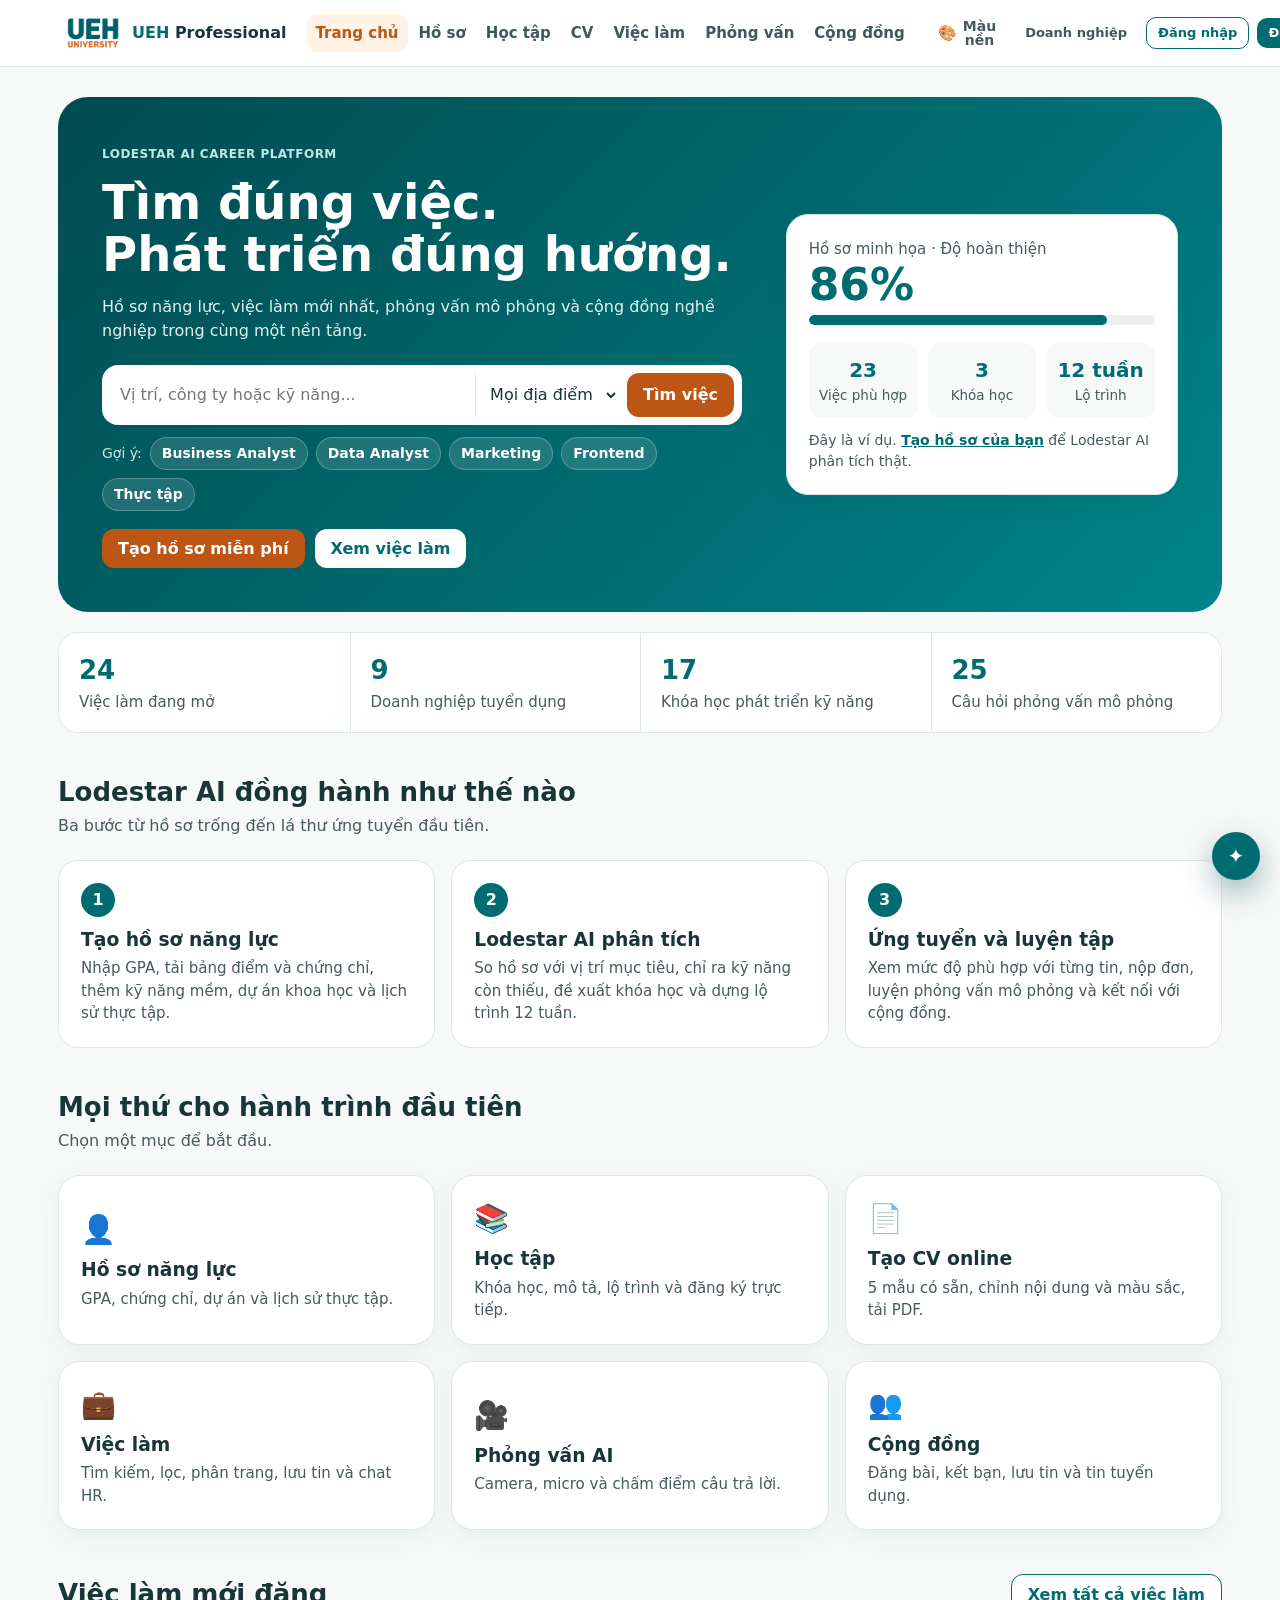
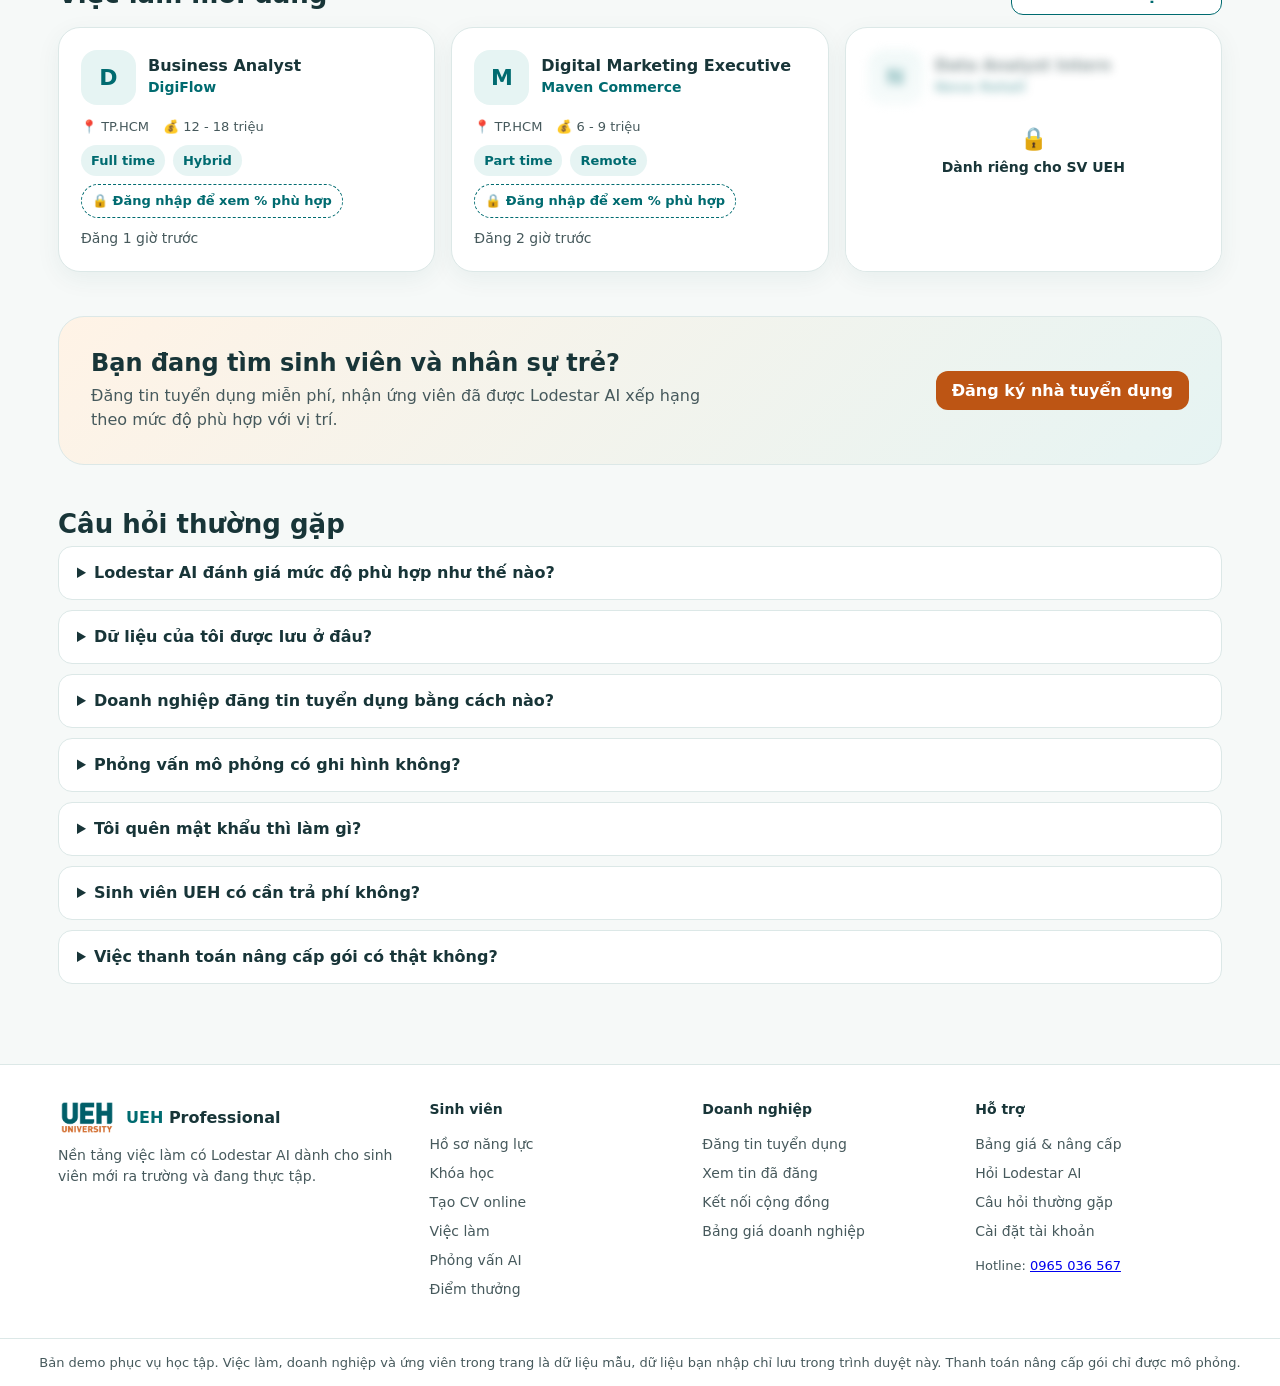
<file: index 1.html>
<!doctype html>
<html lang="vi"><head><meta charset="utf-8"><meta name="viewport" content="width=device-width,initial-scale=1"><meta name="description" content="UEH Professional: nền tảng việc làm và thực tập có Lodestar AI dành cho sinh viên mới ra trường."><title>UEH Professional</title>
<link rel="stylesheet" href="style.css"></head><body>
<a class="skip" href="#main">Bỏ qua điều hướng</a>
<header class="header"><div class="nav">
<button type="button" class="brand" id="brand" aria-label="UEH Professional - về trang chủ"><img id="brandLogo" src="logo.png" alt=""><span><b>UEH</b> Professional</span></button>
<nav class="tabs" id="tabs" aria-label="Điều hướng chính">
<button type="button" data-view="home" data-roles="guest student employer" class="active">Trang chủ</button>
<button type="button" data-view="profile" data-roles="guest student">Hồ sơ</button>
<button type="button" data-view="learning" data-roles="guest student">Học tập</button>
<button type="button" data-view="cv" data-roles="guest student">CV</button>
<button type="button" data-view="jobs" data-roles="guest student employer">Việc làm</button>
<button type="button" data-view="interview" data-roles="guest student">Phỏng vấn</button>
<button type="button" data-view="employer" data-roles="employer">Tuyển dụng</button>
<button type="button" data-view="community" data-roles="guest student employer">Cộng đồng</button>
</nav>
<div class="hdr-actions" id="hdrActions"></div>
</div></header>

<main class="wrap" id="main" tabindex="-1">

<!-- ================= TRANG CHỦ ================= -->
<section id="home" class="view active" aria-labelledby="homeTitle">
<div class="hero">
<div>
<small class="eyebrow" style="color:#bfe6e3">LODESTAR AI CAREER PLATFORM</small>
<h1 id="homeTitle">Tìm đúng việc.<br>Phát triển đúng hướng.</h1>
<p id="heroLead">Hồ sơ năng lực, việc làm mới nhất, phỏng vấn mô phỏng và cộng đồng nghề nghiệp trong cùng một nền tảng.</p>
<form class="hero-search" id="heroSearch" role="search">
<input id="hsQ" aria-label="Từ khóa tìm việc" placeholder="Vị trí, công ty hoặc kỹ năng...">
<select id="hsCity" aria-label="Địa điểm"><option value="">Mọi địa điểm</option><option>TP.HCM</option><option>Hà Nội</option><option>Đà Nẵng</option><option>Toàn quốc</option></select>
<button class="btn orange">Tìm việc</button>
</form>
<div class="quick"><span>Gợi ý:</span><button type="button" data-q="Business Analyst">Business Analyst</button><button type="button" data-q="Data Analyst">Data Analyst</button><button type="button" data-q="Marketing">Marketing</button><button type="button" data-q="Frontend">Frontend</button><button type="button" data-q="Intern">Thực tập</button></div>
<div class="hero-cta" id="heroCta"></div>
</div>
<div class="card" id="heroCard"></div>
</div>

<div class="strip" id="strip"></div>

<div class="band">
<h2 class="section-title">Lodestar AI đồng hành như thế nào</h2>
<p class="section-sub">Ba bước từ hồ sơ trống đến lá thư ứng tuyển đầu tiên.</p>
<ol class="steps">
<li><h3>Tạo hồ sơ năng lực</h3><p>Nhập GPA, tải bảng điểm và chứng chỉ, thêm kỹ năng mềm, dự án khoa học và lịch sử thực tập.</p></li>
<li><h3>Lodestar AI phân tích</h3><p>So hồ sơ với vị trí mục tiêu, chỉ ra kỹ năng còn thiếu, đề xuất khóa học và dựng lộ trình 12 tuần.</p></li>
<li><h3>Ứng tuyển và luyện tập</h3><p>Xem mức độ phù hợp với từng tin, nộp đơn, luyện phỏng vấn mô phỏng và kết nối với cộng đồng.</p></li>
</ol>
</div>

<div class="band">
<h2 class="section-title">Mọi thứ cho hành trình đầu tiên</h2>
<p class="section-sub">Chọn một mục để bắt đầu.</p>
<div class="grid3">
<button type="button" class="card feature" data-go="profile"><div class="ico">👤</div><h3>Hồ sơ năng lực</h3><p>GPA, chứng chỉ, dự án và lịch sử thực tập.</p></button>
<button type="button" class="card feature" data-go="learning"><div class="ico">📚</div><h3>Học tập</h3><p>Khóa học, mô tả, lộ trình và đăng ký trực tiếp.</p></button>
<button type="button" class="card feature" data-go="cv"><div class="ico">📄</div><h3>Tạo CV online</h3><p>5 mẫu có sẵn, chỉnh nội dung và màu sắc, tải PDF.</p></button>
<button type="button" class="card feature" data-go="jobs"><div class="ico">💼</div><h3>Việc làm</h3><p>Tìm kiếm, lọc, phân trang, lưu tin và chat HR.</p></button>
<button type="button" class="card feature" data-go="interview"><div class="ico">🎥</div><h3>Phỏng vấn AI</h3><p>Camera, micro và chấm điểm câu trả lời.</p></button>
<button type="button" class="card feature" data-go="community"><div class="ico">👥</div><h3>Cộng đồng</h3><p>Đăng bài, kết bạn, lưu tin và tin tuyển dụng.</p></button>
</div>
</div>

<div class="band">
<div class="row-head"><h2 class="section-title" style="margin:0">Việc làm mới đăng</h2><button type="button" class="btn outline" data-go="jobs">Xem tất cả việc làm</button></div>
<div class="mini-jobs" id="homeJobs"></div>
</div>

<div class="cta-band" id="ctaBand"></div>

<div class="band faq">
<h2 class="section-title">Câu hỏi thường gặp</h2>
<details><summary>Lodestar AI đánh giá mức độ phù hợp như thế nào?</summary><p>Lodestar AI so kỹ năng yêu cầu của tin tuyển dụng với kỹ năng, chứng chỉ, dự án và thực tập trong hồ sơ, cộng điểm cho GPA và kinh nghiệm liên quan. Bản demo tính điểm bằng quy tắc chạy ngay trong trình duyệt, chưa gọi mô hình AI trên máy chủ.</p></details>
<details><summary>Dữ liệu của tôi được lưu ở đâu?</summary><p>Toàn bộ dữ liệu tài khoản, hồ sơ và đơn ứng tuyển nằm trong trình duyệt của bạn (localStorage) và không được gửi đi đâu. Bạn có thể xóa bằng mục "Đặt lại dữ liệu demo" trong Cài đặt tài khoản.</p></details>
<details><summary>Doanh nghiệp đăng tin tuyển dụng bằng cách nào?</summary><p>Đăng ký tài khoản Nhà tuyển dụng, vào mục Tuyển dụng và chọn "Đăng tin mới". Tin mới luôn hiển thị đầu danh sách việc làm và ứng viên nộp đơn được xếp hạng theo mức độ phù hợp.</p></details>
<details><summary>Phỏng vấn mô phỏng có ghi hình không?</summary><p>Không. Camera và micro chỉ bật sau khi bạn cho phép, hình ảnh không được lưu hoặc gửi đi và bản demo không nhận diện danh tính hay cảm xúc.</p></details>
<details><summary>Tôi quên mật khẩu thì làm gì?</summary><p>Chọn "Quên mật khẩu?" ở form đăng nhập, nhập email đã đăng ký. Vì bản demo không có máy chủ gửi email, mã xác nhận sẽ hiện ngay trên màn hình để bạn đặt lại mật khẩu.</p></details>
<details><summary>Sinh viên UEH có cần trả phí không?</summary><p>Không. Đăng ký bằng email dạng tên@st.ueh.edu.vn để mở toàn bộ chức năng miễn phí, gồm cả Lodestar không giới hạn, phòng phỏng vấn, khóa học, lộ trình và các tin tuyển dụng dành riêng cho sinh viên UEH.</p></details>
<details><summary>Việc thanh toán nâng cấp gói có thật không?</summary><p>Chưa. Đây là bản demo nên các giao dịch nâng cấp gói chỉ được mô phỏng, hệ thống không thu tiền thật và không lưu thông tin thẻ.</p></details>
</div>
</section>

<!-- ================= HỒ SƠ ================= -->
<section id="profile" class="view" aria-label="Hồ sơ năng lực"><div id="profileRoot"></div></section>

<!-- ================= HỌC TẬP ================= -->
<section id="learning" class="view" aria-label="Trung tâm học tập">
<div class="topline"><div><small class="eyebrow">TRUNG TÂM HỌC TẬP</small><h1>Khóa học phát triển nghề nghiệp</h1><p class="muted">Khám phá khóa học theo định hướng nghề nghiệp. Mỗi trang hiển thị tối đa 8 khóa học.</p></div><div class="chips"><span class="chip" id="registeredCount">0 khóa đã đăng ký</span></div></div>
<div id="learnTip"></div>
<div class="filter"><input id="courseSearch" aria-label="Tìm khóa học" placeholder="Tìm khóa học, kỹ năng hoặc lộ trình..."><select id="courseLevel" aria-label="Cấp độ"><option>Tất cả cấp độ</option><option>Cơ bản</option><option>Trung cấp</option><option>Nâng cao</option></select><select id="courseShow" aria-label="Hiển thị"><option value="all">Tất cả khóa học</option><option value="mine">Khóa đã đăng ký</option></select><select id="courseSort" aria-label="Sắp xếp"><option value="match">Phù hợp nhất</option><option value="short">Thời lượng ngắn nhất</option></select></div>
<div class="course-grid" id="courseList"></div>
<div class="pager"><button type="button" class="btn outline" id="coursePrev" aria-label="Trang trước">‹</button><b id="coursePageText"></b><button type="button" class="btn outline" id="courseNext" aria-label="Trang sau">›</button></div>
</section>

<!-- ================= TẠO CV ================= -->
<section id="cv" class="view" aria-label="Tạo CV online"><div id="cvRoot"></div></section>

<!-- ================= BẢNG GIÁ ================= -->
<section id="pricing" class="view" aria-label="Bảng giá"><div id="pricingRoot"></div></section>

<!-- ================= ĐIỂM THƯỞNG ================= -->
<section id="rewards" class="view" aria-label="Điểm thưởng"><div id="rewardsRoot"></div></section>

<!-- ================= VIỆC LÀM ================= -->
<section id="jobs" class="view" aria-label="Việc làm">
<div class="topline"><div><small class="eyebrow">VIỆC LÀM MỚI NHẤT</small><h1>Cơ hội dành cho bạn</h1><p class="muted">Tin tuyển dụng mới đăng hiển thị đầu tiên, tối đa 10 việc mỗi trang.</p></div><div class="seg" id="jobTabs" role="group" aria-label="Danh sách việc làm"></div></div>
<div class="filter" id="jobFilter"><input id="jobSearch" aria-label="Tìm việc" placeholder="Tìm công ty, vị trí, kỹ năng..."><select id="jobCity" aria-label="Lọc theo địa điểm"><option value="">Tất cả địa điểm</option><option>TP.HCM</option><option>Hà Nội</option><option>Đà Nẵng</option><option>Toàn quốc</option></select><select id="jobSchedule" aria-label="Lọc theo loại công việc"><option>Tất cả loại công việc</option><option>Full time</option><option>Part time</option><option>Intern</option></select><select id="jobWorkplace" aria-label="Lọc theo hình thức làm việc"><option>Tất cả hình thức làm việc</option><option>Remote</option><option>Hybrid</option><option>On site</option></select><select id="jobSort" aria-label="Sắp xếp"><option value="new">Mới nhất</option><option value="match">Phù hợp nhất</option></select></div>
<div class="result-line"><span class="muted" id="jobResult"></span><button type="button" class="btn ghost sm" id="jobReset">Xóa bộ lọc</button></div>
<div class="jobs" id="jobList"></div>
<div class="pager" id="jobPager"><button type="button" class="btn outline" id="prev" aria-label="Trang trước">‹</button><b id="pageText"></b><button type="button" class="btn outline" id="next" aria-label="Trang sau">›</button></div>
</section>

<!-- ================= PHỎNG VẤN ================= -->
<section id="interview" class="view" aria-label="Mô phỏng phỏng vấn">
<div class="topline"><div><small class="eyebrow">AI INTERVIEW PRACTICE</small><h1>Mô phỏng phỏng vấn</h1><p class="muted">Camera và micro chỉ bật sau khi bạn cấp quyền. Bản demo không nhận diện danh tính hoặc cảm xúc.</p></div>
<label class="muted">Chủ đề phỏng vấn <select id="qTrack" class="select-inline"></select></label></div>
<div id="interviewLock"></div>
<div class="interview" id="interviewMain">
<div>
<div class="card"><div class="video" id="videoBox"><div id="videoPlaceholder">📷<br>Camera chưa được bật</div><video id="video" autoplay muted playsinline class="hide"></video><span class="timer hide" id="timer">00:00</span><div class="controls"><button type="button" class="btn orange" id="startCam">Bắt đầu</button><button type="button" class="btn light hide" id="muteBtn">Tắt mic</button><button type="button" class="btn orange hide" id="stopCam">Kết thúc</button></div></div></div>
<div class="card" style="margin-top:16px"><div class="row-head"><h3>Lịch sử luyện tập</h3><span class="chip" id="histAvg"></span></div><div id="histList" class="list"></div></div>
</div>
<div class="card"><small class="eyebrow" id="qNum"></small><h2 id="question" style="margin:6px 0 4px"></h2>
<div class="q-actions"><button type="button" class="btn ghost sm" id="speakQ">🔊 Nghe câu hỏi</button><button type="button" class="btn ghost sm hide" id="dictate">🎙 Nói để nhập</button></div>
<textarea id="answer" class="ans" aria-label="Câu trả lời của bạn" placeholder="Nhập nội dung trả lời để Lodestar AI đánh giá..."></textarea>
<div class="q-actions"><button type="button" class="btn primary" id="grade">Chấm điểm</button><button type="button" class="btn outline" id="nextQ">Câu tiếp theo</button></div>
<div id="score" class="score hide" aria-live="polite"></div></div>
</div>
</section>

<!-- ================= CỘNG ĐỒNG ================= -->
<section id="community" class="view" aria-label="Cộng đồng nghề nghiệp"><div class="community"><div><small class="eyebrow">CỘNG ĐỒNG NGHỀ NGHIỆP</small><h1>Chia sẻ và kết nối</h1>
<div class="card post"><textarea id="postText" maxlength="1000" aria-label="Nội dung bài đăng" placeholder="Chia sẻ kinh nghiệm hoặc đăng tin tuyển dụng..."></textarea><div id="postPhotoPrev" class="hide"></div><input type="file" id="postPhotoInput" class="hide" accept="image/*"><div class="composer-row"><button type="button" class="btn ghost sm" id="postPhotoBtn">📷 Thêm ảnh</button><label class="muted">Chủ đề <select id="postTag" class="select-inline"><option>Chia sẻ</option><option>Hỏi đáp</option><option>Tuyển dụng</option></select></label><button type="button" class="btn primary" id="postBtn">Đăng bài</button></div></div>
<div class="seg" id="postFilter" style="margin-bottom:14px" role="group" aria-label="Lọc bài đăng"></div>
<div id="posts"></div></div>
<aside><div class="card"><h3>Mạng lưới của bạn</h3><p class="big-num" id="friendCount">128</p><p class="muted">Kết nối nghề nghiệp</p></div><div class="card" style="margin-top:15px"><h3>Gợi ý kết bạn</h3><div id="suggestions" class="list"></div></div></aside></div></section>

<!-- ================= TUYỂN DỤNG (NHÀ TUYỂN DỤNG) ================= -->
<section id="employer" class="view" aria-label="Quản lý tuyển dụng"><div id="employerRoot"></div></section>

</main>

<footer class="footer">
<div class="footer-in">
<div><div class="brand" style="padding:0"><img data-logo alt=""><span><b>UEH</b> Professional</span></div><p>Nền tảng việc làm có Lodestar AI dành cho sinh viên mới ra trường và đang thực tập.</p></div>
<div><h4>Sinh viên</h4><button class="fl" data-go="profile">Hồ sơ năng lực</button><button class="fl" data-go="learning">Khóa học</button><button class="fl" data-go="cv">Tạo CV online</button><button class="fl" data-go="jobs">Việc làm</button><button class="fl" data-go="interview">Phỏng vấn AI</button><button class="fl" data-act="go-rewards">Điểm thưởng</button></div>
<div><h4>Doanh nghiệp</h4><button class="fl" data-act="emp-cta">Đăng tin tuyển dụng</button><button class="fl" data-go="jobs">Xem tin đã đăng</button><button class="fl" data-go="community">Kết nối cộng đồng</button><button class="fl" data-go="pricing">Bảng giá doanh nghiệp</button></div>
<div><h4>Hỗ trợ</h4><button class="fl" data-go="pricing">Bảng giá &amp; nâng cấp</button><button class="fl" data-act="chat-open">Hỏi Lodestar AI</button><button class="fl" data-act="faq">Câu hỏi thường gặp</button><button class="fl" data-act="settings">Cài đặt tài khoản</button><p class="muted" style="margin:10px 0 0;font-size:13px">Hotline: <a href="tel:0965036567">0965 036 567</a></p></div>
</div>
<div class="footer-bar">Bản demo phục vụ học tập. Việc làm, doanh nghiệp và ứng viên trong trang là dữ liệu mẫu, dữ liệu bạn nhập chỉ lưu trong trình duyệt này. Thanh toán nâng cấp gói chỉ được mô phỏng.</div>
<style id="pageStyle"></style><div id="cvPrintRoot"></div>
</footer>

<button type="button" class="chatfab" id="lodestarFab" aria-expanded="false" aria-controls="lodestarChat">✦ <span>Lodestar AI</span></button>
<div class="chat hide" id="lodestarChat" role="dialog" aria-label="Trò chuyện với Lodestar AI">
<div class="chathead"><span><b>Lodestar AI · Trực tuyến</b><small id="lodestarMeta"></small></span><button type="button" id="closeLodestar" aria-label="Đóng khung chat">×</button></div>
<div class="messages" id="lodestarMessages" aria-live="polite"></div>
<div class="quick-replies" id="lodestarQuick"></div>
<form id="lodestarForm"><input id="lodestarInput" aria-label="Tin nhắn cho Lodestar AI" placeholder="Hỏi Lodestar AI..." autocomplete="off"><button class="btn orange">Gửi</button></form>
</div>

<div class="toasts" id="toasts" aria-live="polite"></div>

<!-- ================= MODAL ĐĂNG NHẬP / ĐĂNG KÝ / QUÊN MẬT KHẨU ================= -->
<div class="modalBG hide" id="auth" data-static="1"><div class="modal" role="dialog" aria-modal="true" aria-labelledby="authTitle">
<button type="button" class="close" data-close aria-label="Đóng">×</button>
<div class="auth-brand"><img data-logo alt=""><span><b>UEH</b> Professional</span></div>
<p class="auth-msg hide" id="authMsg" role="status"></p>
<div class="seg" id="authTabs" role="group" aria-label="Đăng nhập hoặc đăng ký"><button type="button" data-auth="login">Đăng nhập</button><button type="button" data-auth="register">Đăng ký</button></div>

<form id="loginForm" novalidate>
<h2 id="authTitle" style="margin-top:14px">Đăng nhập</h2>
<p class="muted">Tiếp tục hành trình nghề nghiệp của bạn.</p>
<div class="field"><label for="lgEmail">Email</label><input id="lgEmail" name="email" type="email" autocomplete="email" placeholder="ten@email.com"><small class="err"></small></div>
<div class="field"><label for="lgPw">Mật khẩu</label><div class="pw-wrap"><input id="lgPw" name="password" type="password" autocomplete="current-password"><button type="button" class="eye" data-eye="lgPw" aria-pressed="false" aria-label="Hiện mật khẩu">Hiện</button></div><small class="err"></small></div>
<div class="side-row"><label class="inline-check"><input type="checkbox" name="remember" checked> Ghi nhớ đăng nhập</label><button type="button" class="linkbtn" data-auth="forgot">Quên mật khẩu?</button></div>
<p class="error hide" role="alert" data-form-err></p>
<button class="btn primary block" style="margin-top:8px">Đăng nhập</button>
<div class="sep">hoặc thử nhanh bằng tài khoản demo</div>
<div class="row2 row3"><button type="button" class="btn outline sm" data-demo="student">Sinh viên demo</button><button type="button" class="btn outline sm" data-demo="ueh">Sinh viên UEH demo</button><button type="button" class="btn outline sm" data-demo="employer">Nhà tuyển dụng demo</button></div>
<p class="notice" style="margin:14px 0 0">Chưa có tài khoản? <button type="button" class="linkbtn" data-auth="register">Đăng ký miễn phí</button></p>
</form>

<form id="registerForm" class="hide" novalidate>
<h2 style="margin-top:14px">Tạo tài khoản</h2>
<p class="muted">Miễn phí và mất chưa đến một phút.</p>
<div class="role-pick" role="radiogroup" aria-label="Bạn là ai?">
<label><input type="radio" name="role" value="student" checked>Sinh viên<small>Tìm việc, học tập, luyện phỏng vấn</small></label>
<label><input type="radio" name="role" value="employer">Nhà tuyển dụng<small>Đăng tin, nhận ứng viên</small></label>
</div>
<div class="field"><label for="rgName" id="rgNameLbl">Họ và tên</label><input id="rgName" name="fullname" autocomplete="name"><small class="err"></small></div>
<div id="empExtra" class="row2 hide"><div class="field"><label for="rgInd">Lĩnh vực</label><select id="rgInd" name="industry"><option>Công nghệ &amp; phần mềm</option><option>Thương mại điện tử</option><option>Bán lẻ &amp; FMCG</option><option>Tài chính &amp; ngân hàng</option><option>Logistics</option><option>Giáo dục</option><option>Truyền thông &amp; thiết kế</option><option>Khác</option></select></div><div class="field"><label for="rgSize">Quy mô</label><select id="rgSize" name="size"><option>Dưới 50 nhân sự</option><option>50 - 200 nhân sự</option><option>200 - 1000 nhân sự</option><option>Trên 1000 nhân sự</option></select></div></div>
<div class="field"><label for="rgEmail">Email</label><input id="rgEmail" name="email" type="email" autocomplete="email" placeholder="ten@email.com"><small class="muted" id="rgEmailHint">Dùng email @st.ueh.edu.vn để được mở toàn bộ chức năng miễn phí.</small><small class="err"></small></div>
<div class="field"><label for="rgPw">Mật khẩu</label><div class="pw-wrap"><input id="rgPw" name="password" type="password" autocomplete="new-password" aria-describedby="pwHint"><button type="button" class="eye" data-eye="rgPw" aria-pressed="false" aria-label="Hiện mật khẩu">Hiện</button></div><div class="meter" aria-hidden="true"><i id="pwBar"></i></div><small class="muted" id="pwHint">Tối thiểu 6 ký tự. Dùng chữ hoa, số và ký tự đặc biệt để mạnh hơn.</small><small class="err"></small></div>
<div class="field"><label for="rgPw2">Nhập lại mật khẩu</label><input id="rgPw2" name="password2" type="password" autocomplete="new-password"><small class="err"></small></div>
<label class="inline-check"><input type="checkbox" name="terms"> Tôi đồng ý với điều khoản sử dụng bản demo</label><small class="err" data-terms-err style="color:var(--bad);font-size:13px"></small>
<p class="error hide" role="alert" data-form-err></p>
<button class="btn primary block" style="margin-top:8px">Tạo tài khoản</button>
<p class="notice" style="margin:14px 0 0">Đã có tài khoản? <button type="button" class="linkbtn" data-auth="login">Đăng nhập</button></p>
</form>

<form id="forgotForm" class="hide" novalidate>
<h2 style="margin-top:6px">Quên mật khẩu</h2>
<p class="muted">Nhập email đã đăng ký, chúng tôi sẽ tạo mã xác nhận để bạn đặt lại mật khẩu.</p>
<div class="field"><label for="fgEmail">Email</label><input id="fgEmail" name="email" type="email" autocomplete="email" placeholder="ten@email.com"><small class="err"></small></div>
<p class="error hide" role="alert" data-form-err></p>
<button class="btn primary block">Gửi mã xác nhận</button>
<p class="notice" style="margin:14px 0 0"><button type="button" class="linkbtn" data-auth="login">‹ Quay lại đăng nhập</button></p>
</form>

<form id="resetForm" class="hide" novalidate>
<h2 style="margin-top:6px">Đặt lại mật khẩu</h2>
<div class="demo-box" id="resetDemo"></div>
<div class="field"><label for="rsCode">Mã xác nhận (6 số)</label><input id="rsCode" name="code" inputmode="numeric" maxlength="6" autocomplete="one-time-code"><small class="err"></small></div>
<div class="field"><label for="rsPw">Mật khẩu mới</label><div class="pw-wrap"><input id="rsPw" name="password" type="password" autocomplete="new-password"><button type="button" class="eye" data-eye="rsPw" aria-pressed="false" aria-label="Hiện mật khẩu">Hiện</button></div><small class="err"></small></div>
<div class="field"><label for="rsPw2">Nhập lại mật khẩu mới</label><input id="rsPw2" name="password2" type="password" autocomplete="new-password"><small class="err"></small></div>
<p class="error hide" role="alert" data-form-err></p>
<button class="btn primary block">Đặt lại mật khẩu</button>
<p class="notice" style="margin:14px 0 0"><button type="button" class="linkbtn" data-auth="forgot">Gửi lại mã</button> · <button type="button" class="linkbtn" data-auth="login">Quay lại đăng nhập</button></p>
</form>
</div></div>

<!-- Chat với HR -->
<div class="modalBG hrchat hide" id="hrModal" data-static="1"><div class="modal" role="dialog" aria-modal="true" aria-labelledby="hrTitle" style="height:560px;display:flex;flex-direction:column"><button type="button" class="close" data-close aria-label="Đóng">×</button><h3 id="hrTitle" style="padding-right:36px">Chat HR</h3><div class="messages" id="hrMessages" style="flex:1;border-radius:14px" aria-live="polite"></div><form id="hrForm" style="display:flex;gap:7px;margin-top:10px"><input id="hrInput" aria-label="Tin nhắn cho HR" style="flex:1;min-width:0;border:1px solid var(--line);border-radius:10px;padding:10px" placeholder="Nhắn cho HR..." autocomplete="off"><button class="btn primary">Gửi</button></form></div></div>

<script src="script.js" defer></script></body></html>
</file>
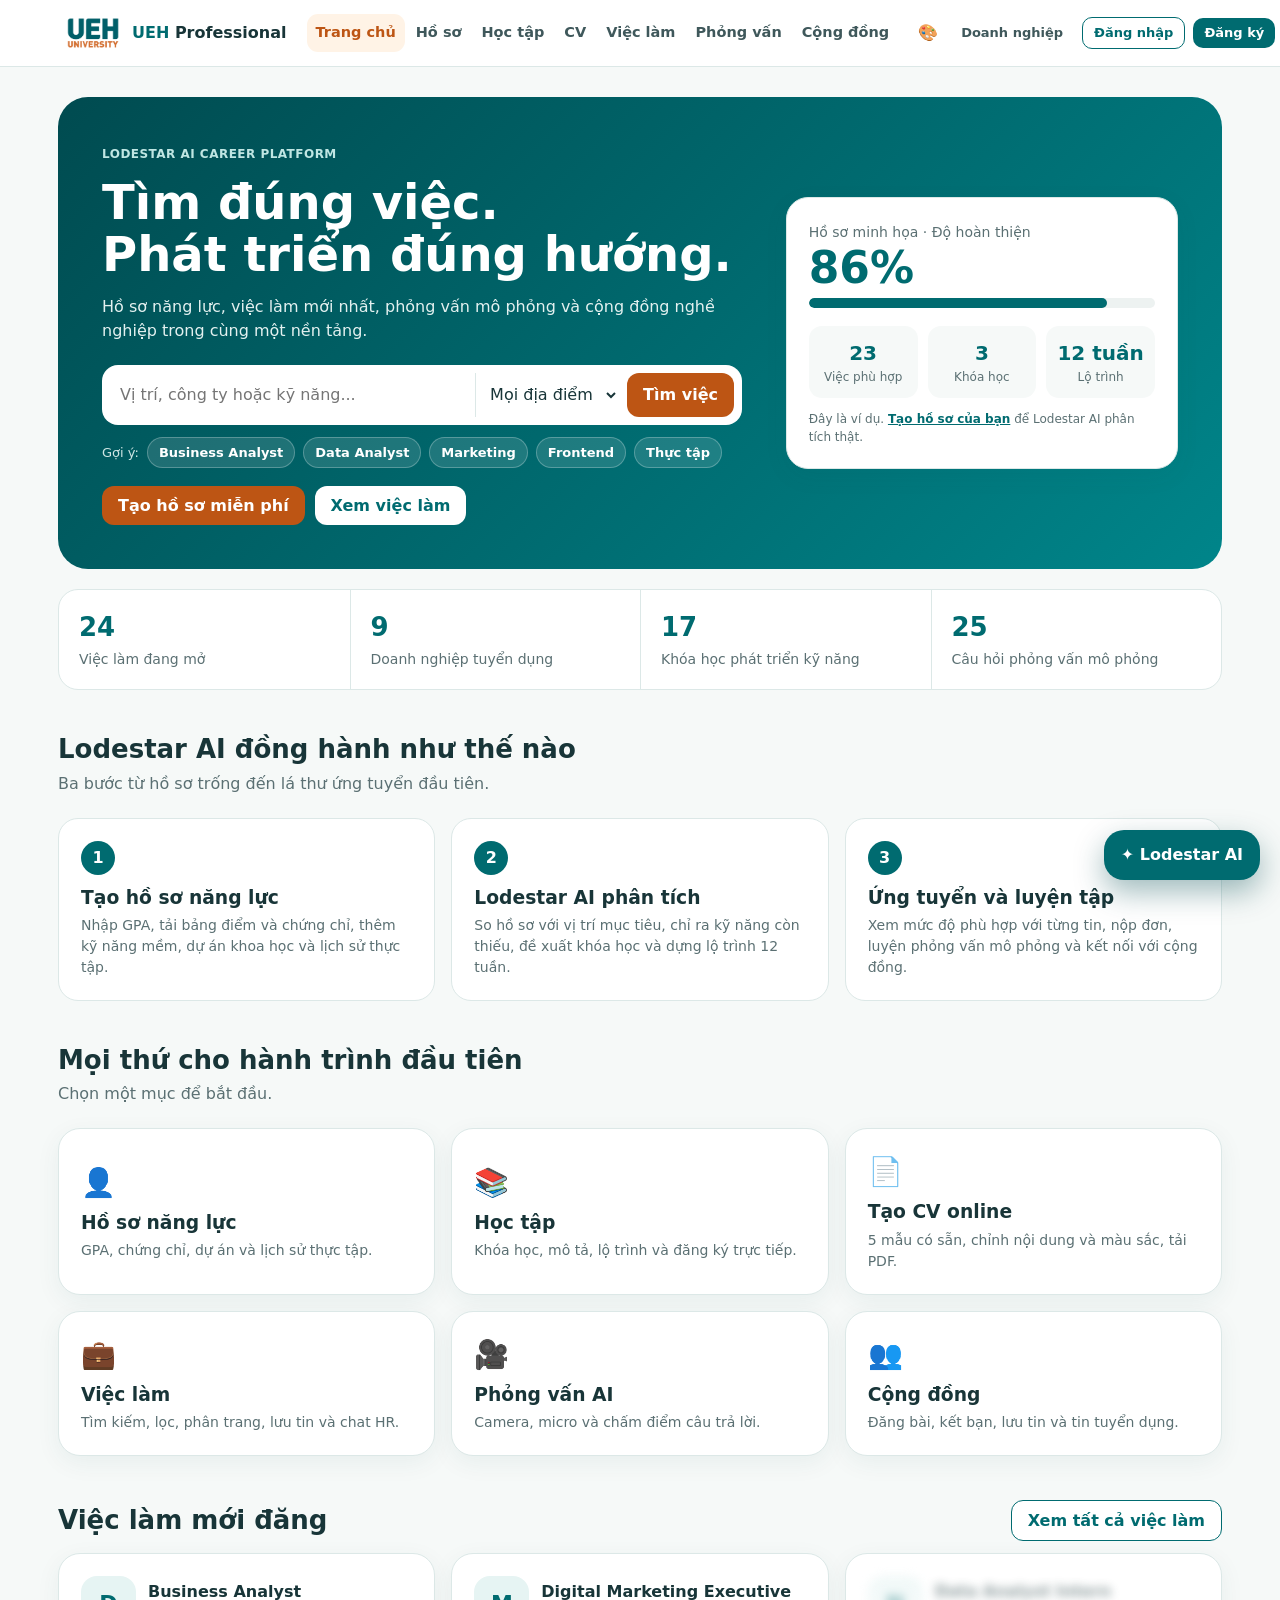
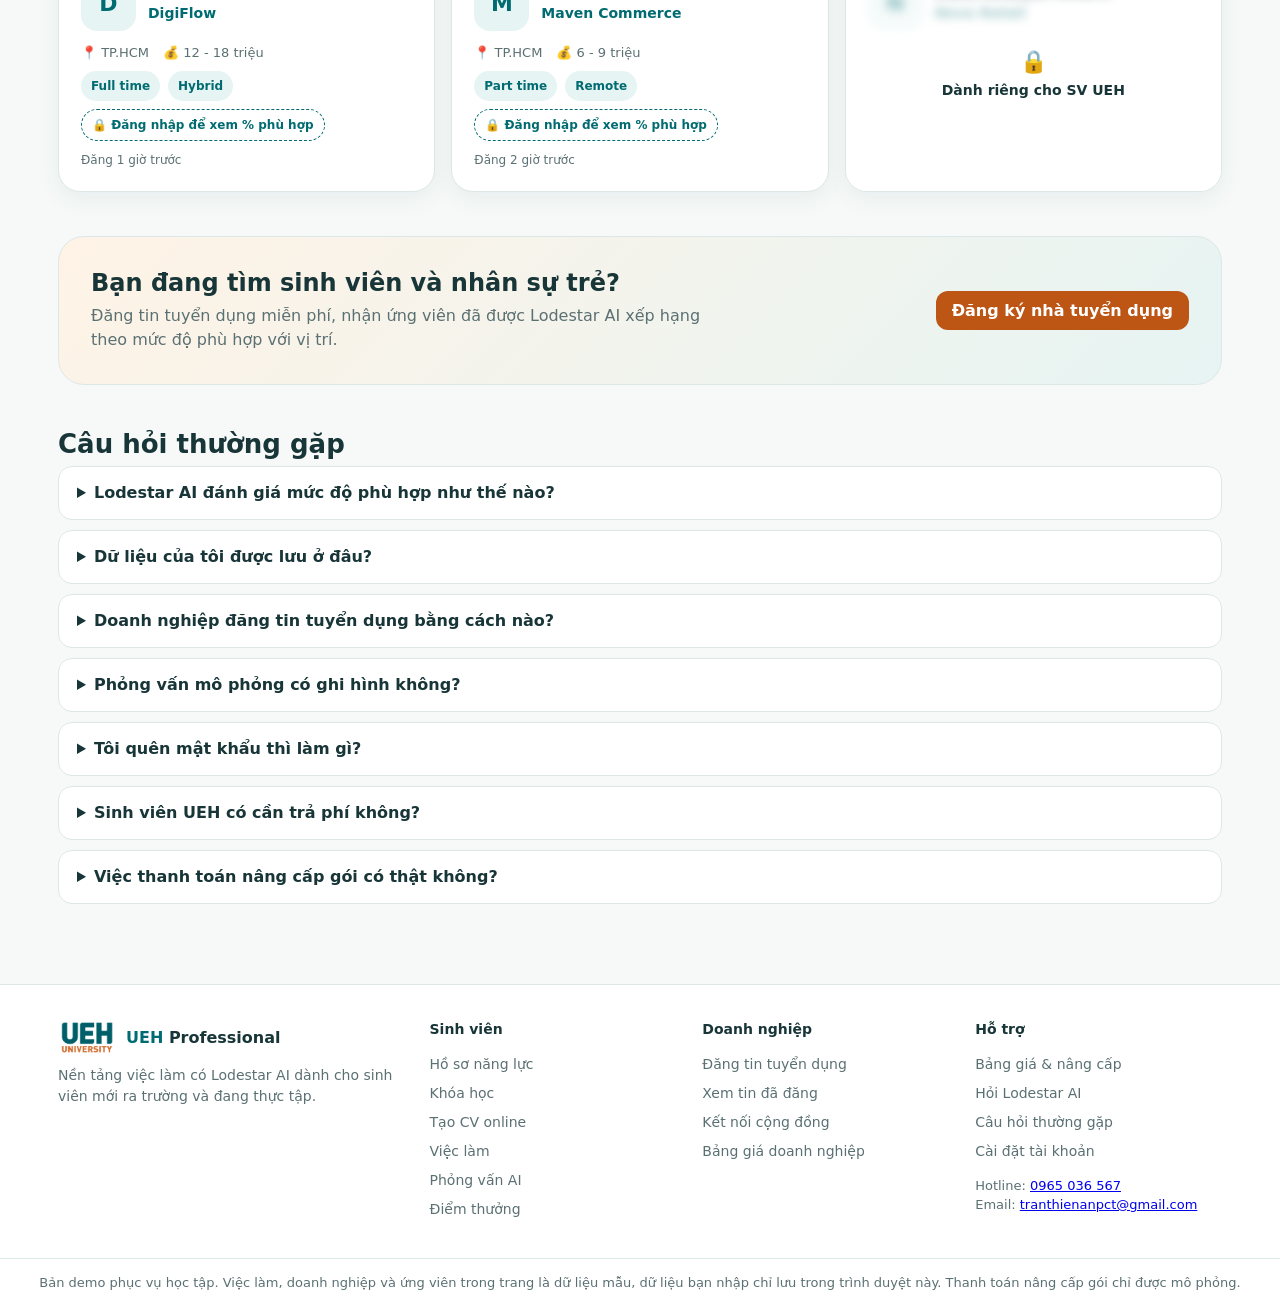
<file: UEH_Professional.html>
<!doctype html>
<html lang="vi"><head><meta charset="utf-8"><meta name="viewport" content="width=device-width,initial-scale=1"><meta name="description" content="Nền tảng việc làm và thực tập có Lodestar AI dành cho sinh viên mới ra trường và đang thực tập.">
<meta property="og:type" content="website">
<meta property="og:site_name" content="UEH Professional">
<meta property="og:title" content="UEH Professional — Lodestar AI Career Platform">
<meta property="og:description" content="Nền tảng việc làm và thực tập có Lodestar AI dành cho sinh viên mới ra trường và đang thực tập.">
<meta property="og:image" content="UEH_Professional_logo.png">
<meta property="og:image:alt" content="Logo UEH Professional">
<meta name="twitter:card" content="summary">
<meta name="twitter:title" content="UEH Professional — Lodestar AI Career Platform">
<meta name="twitter:description" content="Nền tảng việc làm và thực tập có Lodestar AI dành cho sinh viên mới ra trường và đang thực tập.">
<link rel="icon" href="UEH_Professional_logo.png">
<link rel="stylesheet" href="UEH_Professional.css">
<title>UEH Professional</title>
</head><body>
<a class="skip" href="#main">Bỏ qua điều hướng</a>
<header class="header"><div class="nav">
<button type="button" class="brand" id="brand" aria-label="UEH Professional - về trang chủ"><img id="brandLogo" src="UEH_Professional_logo.png" alt=""><span><b>UEH</b> Professional</span></button>
<nav class="tabs" id="tabs" aria-label="Điều hướng chính">
<button type="button" data-view="home" data-roles="guest student employer" class="active">Trang chủ</button>
<button type="button" data-view="profile" data-roles="guest student">Hồ sơ</button>
<button type="button" data-view="learning" data-roles="guest student">Học tập</button>
<button type="button" data-view="cv" data-roles="guest student">CV</button>
<button type="button" data-view="jobs" data-roles="guest student employer">Việc làm</button>
<button type="button" data-view="interview" data-roles="guest student">Phỏng vấn</button>
<button type="button" data-view="employer" data-roles="employer">Tuyển dụng</button>
<button type="button" data-view="community" data-roles="guest student employer">Cộng đồng</button>
</nav>
<div class="hdr-actions" id="hdrActions"></div>
</div></header>

<main class="wrap" id="main" tabindex="-1">

<!-- ================= TRANG CHỦ ================= -->
<section id="home" class="view active" aria-labelledby="homeTitle">
<div class="hero">
<div>
<small class="eyebrow" style="color:#bfe6e3">LODESTAR AI CAREER PLATFORM</small>
<h1 id="homeTitle">Tìm đúng việc.<br>Phát triển đúng hướng.</h1>
<p id="heroLead">Hồ sơ năng lực, việc làm mới nhất, phỏng vấn mô phỏng và cộng đồng nghề nghiệp trong cùng một nền tảng.</p>
<form class="hero-search" id="heroSearch" role="search">
<input id="hsQ" aria-label="Từ khóa tìm việc" placeholder="Vị trí, công ty hoặc kỹ năng...">
<select id="hsCity" aria-label="Địa điểm"><option value="">Mọi địa điểm</option><option>TP.HCM</option><option>Hà Nội</option><option>Đà Nẵng</option><option>Toàn quốc</option></select>
<button class="btn orange">Tìm việc</button>
</form>
<div class="quick"><span>Gợi ý:</span><button type="button" data-q="Business Analyst">Business Analyst</button><button type="button" data-q="Data Analyst">Data Analyst</button><button type="button" data-q="Marketing">Marketing</button><button type="button" data-q="Frontend">Frontend</button><button type="button" data-q="Intern">Thực tập</button></div>
<div class="hero-cta" id="heroCta"></div>
</div>
<div class="card" id="heroCard"></div>
</div>

<div class="strip" id="strip"></div>

<div class="band">
<h2 class="section-title">Lodestar AI đồng hành như thế nào</h2>
<p class="section-sub">Ba bước từ hồ sơ trống đến lá thư ứng tuyển đầu tiên.</p>
<ol class="steps">
<li><h3>Tạo hồ sơ năng lực</h3><p>Nhập GPA, tải bảng điểm và chứng chỉ, thêm kỹ năng mềm, dự án khoa học và lịch sử thực tập.</p></li>
<li><h3>Lodestar AI phân tích</h3><p>So hồ sơ với vị trí mục tiêu, chỉ ra kỹ năng còn thiếu, đề xuất khóa học và dựng lộ trình 12 tuần.</p></li>
<li><h3>Ứng tuyển và luyện tập</h3><p>Xem mức độ phù hợp với từng tin, nộp đơn, luyện phỏng vấn mô phỏng và kết nối với cộng đồng.</p></li>
</ol>
</div>

<div class="band">
<h2 class="section-title">Mọi thứ cho hành trình đầu tiên</h2>
<p class="section-sub">Chọn một mục để bắt đầu.</p>
<div class="grid3">
<button type="button" class="card feature" data-go="profile"><div class="ico">👤</div><h3>Hồ sơ năng lực</h3><p>GPA, chứng chỉ, dự án và lịch sử thực tập.</p></button>
<button type="button" class="card feature" data-go="learning"><div class="ico">📚</div><h3>Học tập</h3><p>Khóa học, mô tả, lộ trình và đăng ký trực tiếp.</p></button>
<button type="button" class="card feature" data-go="cv"><div class="ico">📄</div><h3>Tạo CV online</h3><p>5 mẫu có sẵn, chỉnh nội dung và màu sắc, tải PDF.</p></button>
<button type="button" class="card feature" data-go="jobs"><div class="ico">💼</div><h3>Việc làm</h3><p>Tìm kiếm, lọc, phân trang, lưu tin và chat HR.</p></button>
<button type="button" class="card feature" data-go="interview"><div class="ico">🎥</div><h3>Phỏng vấn AI</h3><p>Camera, micro và chấm điểm câu trả lời.</p></button>
<button type="button" class="card feature" data-go="community"><div class="ico">👥</div><h3>Cộng đồng</h3><p>Đăng bài, kết bạn, lưu tin và tin tuyển dụng.</p></button>
</div>
</div>

<div class="band">
<div class="row-head"><h2 class="section-title" style="margin:0">Việc làm mới đăng</h2><button type="button" class="btn outline" data-go="jobs">Xem tất cả việc làm</button></div>
<div class="mini-jobs" id="homeJobs"></div>
</div>

<div class="cta-band" id="ctaBand"></div>

<div class="band faq">
<h2 class="section-title">Câu hỏi thường gặp</h2>
<details><summary>Lodestar AI đánh giá mức độ phù hợp như thế nào?</summary><p>Lodestar AI so kỹ năng yêu cầu của tin tuyển dụng với kỹ năng, chứng chỉ, dự án và thực tập trong hồ sơ, cộng điểm cho GPA và kinh nghiệm liên quan. Bản demo tính điểm bằng quy tắc chạy ngay trong trình duyệt, chưa gọi mô hình AI trên máy chủ.</p></details>
<details><summary>Dữ liệu của tôi được lưu ở đâu?</summary><p>Toàn bộ dữ liệu tài khoản, hồ sơ và đơn ứng tuyển nằm trong trình duyệt của bạn (localStorage) và không được gửi đi đâu. Bạn có thể xóa bằng mục "Đặt lại dữ liệu demo" trong Cài đặt tài khoản.</p></details>
<details><summary>Doanh nghiệp đăng tin tuyển dụng bằng cách nào?</summary><p>Đăng ký tài khoản Nhà tuyển dụng, vào mục Tuyển dụng và chọn "Đăng tin mới". Tin mới luôn hiển thị đầu danh sách việc làm và ứng viên nộp đơn được xếp hạng theo mức độ phù hợp.</p></details>
<details><summary>Phỏng vấn mô phỏng có ghi hình không?</summary><p>Không. Camera và micro chỉ bật sau khi bạn cho phép, hình ảnh không được lưu hoặc gửi đi và bản demo không nhận diện danh tính hay cảm xúc.</p></details>
<details><summary>Tôi quên mật khẩu thì làm gì?</summary><p>Chọn "Quên mật khẩu?" ở form đăng nhập, nhập email đã đăng ký. Vì bản demo không có máy chủ gửi email, mã xác nhận sẽ hiện ngay trên màn hình để bạn đặt lại mật khẩu.</p></details>
<details><summary>Sinh viên UEH có cần trả phí không?</summary><p>Không. Đăng ký bằng email dạng tên@st.ueh.edu.vn để mở toàn bộ chức năng miễn phí, gồm cả Lodestar không giới hạn, phòng phỏng vấn, khóa học, lộ trình và các tin tuyển dụng dành riêng cho sinh viên UEH.</p></details>
<details><summary>Việc thanh toán nâng cấp gói có thật không?</summary><p>Chưa. Đây là bản demo nên các giao dịch nâng cấp gói chỉ được mô phỏng, hệ thống không thu tiền thật và không lưu thông tin thẻ.</p></details>
</div>
</section>

<!-- ================= HỒ SƠ ================= -->
<section id="profile" class="view" aria-label="Hồ sơ năng lực"><div id="profileRoot"></div></section>

<!-- ================= HỌC TẬP ================= -->
<section id="learning" class="view" aria-label="Trung tâm học tập">
<div class="topline"><div><small class="eyebrow">TRUNG TÂM HỌC TẬP</small><h1>Khóa học phát triển nghề nghiệp</h1><p class="muted">Khám phá khóa học theo định hướng nghề nghiệp. Mỗi trang hiển thị tối đa 8 khóa học.</p></div><div class="chips"><span class="chip" id="registeredCount">0 khóa đã đăng ký</span></div></div>
<div id="learnTip"></div>
<div class="filter"><input id="courseSearch" aria-label="Tìm khóa học" placeholder="Tìm khóa học, kỹ năng hoặc lộ trình..."><select id="courseLevel" aria-label="Cấp độ"><option>Tất cả cấp độ</option><option>Cơ bản</option><option>Trung cấp</option><option>Nâng cao</option></select><select id="courseShow" aria-label="Hiển thị"><option value="all">Tất cả khóa học</option><option value="mine">Khóa đã đăng ký</option></select><select id="courseSort" aria-label="Sắp xếp"><option value="match">Phù hợp nhất</option><option value="short">Thời lượng ngắn nhất</option></select></div>
<div class="course-grid" id="courseList"></div>
<div class="pager"><button type="button" class="btn outline" id="coursePrev" aria-label="Trang trước">‹</button><b id="coursePageText"></b><button type="button" class="btn outline" id="courseNext" aria-label="Trang sau">›</button></div>
</section>

<!-- ================= TẠO CV ================= -->
<section id="cv" class="view" aria-label="Tạo CV online"><div id="cvRoot"></div></section>

<!-- ================= BẢNG GIÁ ================= -->
<section id="pricing" class="view" aria-label="Bảng giá"><div id="pricingRoot"></div></section>

<!-- ================= ĐIỂM THƯỞNG ================= -->
<section id="rewards" class="view" aria-label="Điểm thưởng"><div id="rewardsRoot"></div></section>

<!-- ================= VIỆC LÀM ================= -->
<section id="jobs" class="view" aria-label="Việc làm">
<div class="topline"><div><small class="eyebrow">VIỆC LÀM MỚI NHẤT</small><h1>Cơ hội dành cho bạn</h1><p class="muted">Tin tuyển dụng mới đăng hiển thị đầu tiên, tối đa 10 việc mỗi trang.</p></div><div class="seg" id="jobTabs" role="group" aria-label="Danh sách việc làm"></div></div>
<div class="filter" id="jobFilter"><input id="jobSearch" aria-label="Tìm việc" placeholder="Tìm công ty, vị trí, kỹ năng..."><select id="jobCity" aria-label="Lọc theo địa điểm"><option value="">Tất cả địa điểm</option><option>TP.HCM</option><option>Hà Nội</option><option>Đà Nẵng</option><option>Toàn quốc</option></select><select id="jobSchedule" aria-label="Lọc theo loại công việc"><option>Tất cả loại công việc</option><option>Full time</option><option>Part time</option><option>Intern</option></select><select id="jobWorkplace" aria-label="Lọc theo hình thức làm việc"><option>Tất cả hình thức làm việc</option><option>Remote</option><option>Hybrid</option><option>On site</option></select><select id="jobSort" aria-label="Sắp xếp"><option value="new">Mới nhất</option><option value="match">Phù hợp nhất</option></select></div>
<div class="result-line"><span class="muted" id="jobResult"></span><button type="button" class="btn ghost sm" id="jobReset">Xóa bộ lọc</button></div>
<div class="jobs" id="jobList"></div>
<div class="pager" id="jobPager"><button type="button" class="btn outline" id="prev" aria-label="Trang trước">‹</button><b id="pageText"></b><button type="button" class="btn outline" id="next" aria-label="Trang sau">›</button></div>
</section>

<!-- ================= PHỎNG VẤN ================= -->
<section id="interview" class="view" aria-label="Mô phỏng phỏng vấn">
<div class="topline"><div><small class="eyebrow">AI INTERVIEW PRACTICE</small><h1>Mô phỏng phỏng vấn</h1><p class="muted">Camera và micro chỉ bật sau khi bạn cấp quyền. Bản demo không nhận diện danh tính hoặc cảm xúc.</p></div>
<label class="muted">Chủ đề phỏng vấn <select id="qTrack" class="select-inline"></select></label></div>
<div id="interviewLock"></div>
<div class="interview" id="interviewMain">
<div>
<div class="card"><div class="video" id="videoBox"><div id="videoPlaceholder">📷<br>Camera chưa được bật</div><video id="video" autoplay muted playsinline class="hide"></video><span class="timer hide" id="timer">00:00</span><div class="controls"><button type="button" class="btn orange" id="startCam">Bắt đầu</button><button type="button" class="btn light mic-btn hide" id="muteBtn" aria-label="Tắt mic" aria-pressed="false">🎙️</button><button type="button" class="btn orange hide" id="stopCam">Kết thúc</button></div></div></div>
<div class="card" style="margin-top:16px"><div class="row-head"><h3>Lịch sử luyện tập</h3><span class="chip" id="histAvg"></span></div><div id="histList" class="list"></div></div>
</div>
<div class="card"><small class="eyebrow" id="qNum"></small><h2 id="question" style="margin:6px 0 4px"></h2>
<div class="q-actions"><button type="button" class="btn ghost sm" id="speakQ">🔊 Nghe câu hỏi</button><button type="button" class="btn ghost sm hide" id="dictate">🎙 Nói để nhập</button></div>
<textarea id="answer" class="ans" aria-label="Câu trả lời của bạn" placeholder="Nhập nội dung trả lời để Lodestar AI đánh giá..."></textarea>
<div class="q-actions"><button type="button" class="btn primary" id="grade">Chấm điểm</button><button type="button" class="btn outline" id="nextQ">Câu tiếp theo</button></div>
<div id="score" class="score hide" aria-live="polite"></div></div>
</div>
</section>

<!-- ================= CỘNG ĐỒNG ================= -->
<section id="community" class="view" aria-label="Cộng đồng nghề nghiệp"><div class="community"><div><small class="eyebrow">CỘNG ĐỒNG NGHỀ NGHIỆP</small><h1>Chia sẻ và kết nối</h1>
<div class="card post"><textarea id="postText" maxlength="1000" aria-label="Nội dung bài đăng" placeholder="Chia sẻ kinh nghiệm hoặc đăng tin tuyển dụng..."></textarea><div id="postPhotoPrev" class="hide"></div><input type="file" id="postPhotoInput" class="hide" accept="image/*"><div class="composer-row"><button type="button" class="btn ghost sm" id="postPhotoBtn">📷 Thêm ảnh</button><label class="muted">Chủ đề <select id="postTag" class="select-inline"><option>Chia sẻ</option><option>Hỏi đáp</option><option>Tuyển dụng</option></select></label><button type="button" class="btn primary" id="postBtn">Đăng bài</button></div></div>
<div class="seg" id="postFilter" style="margin-bottom:14px" role="group" aria-label="Lọc bài đăng"></div>
<div id="posts"></div></div>
<aside><div class="card"><h3>Mạng lưới của bạn</h3><p class="big-num" id="friendCount">128</p><p class="muted">Kết nối nghề nghiệp</p></div><div class="card" style="margin-top:15px"><h3>Gợi ý kết bạn</h3><div id="suggestions" class="list"></div></div></aside></div></section>

<!-- ================= TUYỂN DỤNG (NHÀ TUYỂN DỤNG) ================= -->
<section id="employer" class="view" aria-label="Quản lý tuyển dụng"><div id="employerRoot"></div></section>

</main>

<footer class="footer">
<div class="footer-in">
<div><div class="brand" style="padding:0"><img data-logo alt=""><span><b>UEH</b> Professional</span></div><p>Nền tảng việc làm có Lodestar AI dành cho sinh viên mới ra trường và đang thực tập.</p></div>
<div><h4>Sinh viên</h4><button class="fl" data-go="profile">Hồ sơ năng lực</button><button class="fl" data-go="learning">Khóa học</button><button class="fl" data-go="cv">Tạo CV online</button><button class="fl" data-go="jobs">Việc làm</button><button class="fl" data-go="interview">Phỏng vấn AI</button><button class="fl" data-act="go-rewards">Điểm thưởng</button></div>
<div><h4>Doanh nghiệp</h4><button class="fl" data-act="emp-cta">Đăng tin tuyển dụng</button><button class="fl" data-go="jobs">Xem tin đã đăng</button><button class="fl" data-go="community">Kết nối cộng đồng</button><button class="fl" data-go="pricing">Bảng giá doanh nghiệp</button></div>
<div><h4>Hỗ trợ</h4><button class="fl" data-go="pricing">Bảng giá &amp; nâng cấp</button><button class="fl" data-act="chat-open">Hỏi Lodestar AI</button><button class="fl" data-act="faq">Câu hỏi thường gặp</button><button class="fl" data-act="settings">Cài đặt tài khoản</button><p class="muted" style="margin:10px 0 0;font-size:13px">Hotline: <a href="tel:0965036567">0965 036 567</a><br>Email: <a href="mailto:tranthienanpct@gmail.com">tranthienanpct@gmail.com</a></p></div>
</div>
<div class="footer-bar">Bản demo phục vụ học tập. Việc làm, doanh nghiệp và ứng viên trong trang là dữ liệu mẫu, dữ liệu bạn nhập chỉ lưu trong trình duyệt này. Thanh toán nâng cấp gói chỉ được mô phỏng.</div>
<style id="pageStyle"></style><div id="cvPrintRoot"></div>
</footer>

<button type="button" class="chatfab" id="lodestarFab" aria-expanded="false" aria-controls="lodestarChat">✦ <span>Lodestar AI</span></button>
<div class="chat hide" id="lodestarChat" role="dialog" aria-label="Trò chuyện với Lodestar AI">
<div class="chathead"><div class="chat-title-wrap"><div class="chat-title-row"><b>Lodestar AI</b><span class="online-dot" aria-hidden="true"></span><span class="sr">Đang trực tuyến</span></div><small id="lodestarMeta" class="chat-meta"></small></div><button type="button" id="closeLodestar" aria-label="Đóng khung chat">×</button></div>
<div class="messages" id="lodestarMessages" aria-live="polite"></div>
<div class="quick-replies" id="lodestarQuick"></div>
<form id="lodestarForm"><input id="lodestarInput" aria-label="Tin nhắn cho Lodestar AI" placeholder="Hỏi Lodestar AI..." autocomplete="off"><button class="btn orange">Gửi</button></form>
</div>

<div class="toasts" id="toasts" aria-live="polite"></div>

<!-- ================= MODAL ĐĂNG NHẬP / ĐĂNG KÝ / QUÊN MẬT KHẨU ================= -->
<div class="modalBG hide" id="auth" data-static="1"><div class="modal" role="dialog" aria-modal="true" aria-labelledby="authTitle">
<button type="button" class="close" data-close aria-label="Đóng">×</button>
<div class="auth-brand"><img data-logo alt=""><span><b>UEH</b> Professional</span></div>
<p class="auth-msg hide" id="authMsg" role="status"></p>
<div class="seg" id="authTabs" role="group" aria-label="Đăng nhập hoặc đăng ký"><button type="button" data-auth="login">Đăng nhập</button><button type="button" data-auth="register">Đăng ký</button></div>

<form id="loginForm" novalidate>
<h2 id="authTitle" style="margin-top:14px">Đăng nhập</h2>
<p class="muted">Tiếp tục hành trình nghề nghiệp của bạn.</p>
<div class="field"><label for="lgEmail">Email</label><input id="lgEmail" name="email" type="email" autocomplete="email" placeholder="ten@email.com"><small class="err"></small></div>
<div class="field"><label for="lgPw">Mật khẩu</label><div class="pw-wrap"><input id="lgPw" name="password" type="password" autocomplete="current-password"><button type="button" class="eye" data-eye="lgPw" aria-pressed="false" aria-label="Hiện mật khẩu">Hiện</button></div><small class="err"></small></div>
<div class="side-row"><label class="inline-check"><input type="checkbox" name="remember" checked> Ghi nhớ đăng nhập</label><button type="button" class="linkbtn" data-auth="forgot">Quên mật khẩu?</button></div>
<p class="error hide" role="alert" data-form-err></p>
<button class="btn primary block" style="margin-top:8px">Đăng nhập</button>
<div class="sep">hoặc thử nhanh bằng tài khoản demo</div>
<div class="row2 row3"><button type="button" class="btn outline sm" data-demo="student">Sinh viên demo</button><button type="button" class="btn outline sm" data-demo="ueh">Sinh viên UEH demo</button><button type="button" class="btn outline sm" data-demo="employer">Nhà tuyển dụng demo</button></div>
<p class="notice" style="margin:14px 0 0">Chưa có tài khoản? <button type="button" class="linkbtn" data-auth="register">Đăng ký miễn phí</button></p>
</form>

<form id="registerForm" class="hide" novalidate>
<h2 style="margin-top:14px">Tạo tài khoản</h2>
<p class="muted">Miễn phí và mất chưa đến một phút.</p>
<div class="role-pick" role="radiogroup" aria-label="Bạn là ai?">
<label><input type="radio" name="role" value="student" checked>Sinh viên<small>Tìm việc, học tập, luyện phỏng vấn</small></label>
<label><input type="radio" name="role" value="employer">Nhà tuyển dụng<small>Đăng tin, nhận ứng viên</small></label>
</div>
<div class="field"><label for="rgName" id="rgNameLbl">Họ và tên</label><input id="rgName" name="fullname" autocomplete="name"><small class="err"></small></div>
<div id="empExtra" class="row2 hide"><div class="field"><label for="rgInd">Lĩnh vực</label><select id="rgInd" name="industry"><option>Công nghệ &amp; phần mềm</option><option>Thương mại điện tử</option><option>Bán lẻ &amp; FMCG</option><option>Tài chính &amp; ngân hàng</option><option>Logistics</option><option>Giáo dục</option><option>Truyền thông &amp; thiết kế</option><option>Khác</option></select></div><div class="field"><label for="rgSize">Quy mô</label><select id="rgSize" name="size"><option>Dưới 50 nhân sự</option><option>50 - 200 nhân sự</option><option>200 - 1000 nhân sự</option><option>Trên 1000 nhân sự</option></select></div></div>
<div class="field"><label for="rgEmail">Email</label><input id="rgEmail" name="email" type="email" autocomplete="email" placeholder="ten@email.com"><small class="muted" id="rgEmailHint">Dùng email trường dạng hoten.mssv@st.ueh.edu.vn để được mở toàn bộ chức năng miễn phí.</small><small class="err"></small></div>
<div class="field"><label for="rgPw">Mật khẩu</label><div class="pw-wrap"><input id="rgPw" name="password" type="password" autocomplete="new-password" aria-describedby="pwHint"><button type="button" class="eye" data-eye="rgPw" aria-pressed="false" aria-label="Hiện mật khẩu">Hiện</button></div><div class="meter" aria-hidden="true"><i id="pwBar"></i></div><small class="muted" id="pwHint">Tối thiểu 6 ký tự. Dùng chữ hoa, số và ký tự đặc biệt để mạnh hơn.</small><small class="err"></small></div>
<div class="field"><label for="rgPw2">Nhập lại mật khẩu</label><input id="rgPw2" name="password2" type="password" autocomplete="new-password"><small class="err"></small></div>
<label class="inline-check"><input type="checkbox" name="terms"> Tôi đồng ý với điều khoản sử dụng bản demo</label><small class="err" data-terms-err style="color:var(--bad);font-size:13px"></small>
<p class="error hide" role="alert" data-form-err></p>
<button class="btn primary block" style="margin-top:8px">Tạo tài khoản</button>
<p class="notice" style="margin:14px 0 0">Đã có tài khoản? <button type="button" class="linkbtn" data-auth="login">Đăng nhập</button></p>
</form>

<form id="forgotForm" class="hide" novalidate>
<h2 style="margin-top:6px">Quên mật khẩu</h2>
<p class="muted">Nhập email đã đăng ký, chúng tôi sẽ tạo mã xác nhận để bạn đặt lại mật khẩu.</p>
<div class="field"><label for="fgEmail">Email</label><input id="fgEmail" name="email" type="email" autocomplete="email" placeholder="ten@email.com"><small class="err"></small></div>
<p class="error hide" role="alert" data-form-err></p>
<button class="btn primary block">Gửi mã xác nhận</button>
<p class="notice" style="margin:14px 0 0"><button type="button" class="linkbtn" data-auth="login">‹ Quay lại đăng nhập</button></p>
</form>

<form id="resetForm" class="hide" novalidate>
<h2 style="margin-top:6px">Đặt lại mật khẩu</h2>
<div class="demo-box" id="resetDemo"></div>
<div class="field"><label for="rsCode">Mã xác nhận (6 số)</label><input id="rsCode" name="code" inputmode="numeric" maxlength="6" autocomplete="one-time-code"><small class="err"></small></div>
<div class="field"><label for="rsPw">Mật khẩu mới</label><div class="pw-wrap"><input id="rsPw" name="password" type="password" autocomplete="new-password"><button type="button" class="eye" data-eye="rsPw" aria-pressed="false" aria-label="Hiện mật khẩu">Hiện</button></div><small class="err"></small></div>
<div class="field"><label for="rsPw2">Nhập lại mật khẩu mới</label><input id="rsPw2" name="password2" type="password" autocomplete="new-password"><small class="err"></small></div>
<p class="error hide" role="alert" data-form-err></p>
<button class="btn primary block">Đặt lại mật khẩu</button>
<p class="notice" style="margin:14px 0 0"><button type="button" class="linkbtn" data-auth="forgot">Gửi lại mã</button> · <button type="button" class="linkbtn" data-auth="login">Quay lại đăng nhập</button></p>
</form>
</div></div>

<!-- Chat với HR -->
<div class="modalBG hrchat hide" id="hrModal" data-static="1"><div class="modal" role="dialog" aria-modal="true" aria-labelledby="hrTitle" style="height:560px;display:flex;flex-direction:column"><button type="button" class="close" data-close aria-label="Đóng">×</button><h3 id="hrTitle" style="padding-right:36px">Chat HR</h3><div class="messages" id="hrMessages" style="flex:1;border-radius:14px" aria-live="polite"></div><form id="hrForm" style="display:flex;gap:7px;margin-top:10px"><input id="hrInput" aria-label="Tin nhắn cho HR" style="flex:1;min-width:0;border:1px solid var(--line);border-radius:10px;padding:10px" placeholder="Nhắn cho HR..." autocomplete="off"><button class="btn primary">Gửi</button></form></div></div>

<script src="UEH_Professional.js"></script>
</body></html>
</file>
<file: style.css>
html{scrollbar-width:thin;scrollbar-color:var(--line) transparent}
::-webkit-scrollbar{width:11px;height:11px}
::-webkit-scrollbar-track{background:transparent}
::-webkit-scrollbar-thumb{background:var(--line);border-radius:99px;border:3px solid var(--bg);background-clip:padding-box}
::-webkit-scrollbar-thumb:hover{background:var(--faint)}
::-webkit-scrollbar-corner{background:transparent}

:root{--t:#006b70;--td:#004b50;--tl:#14a3a0;--o:#bd5514;--ohover:#a54610;--bg:#f6f9f8;--ink:#183538;--mut:#46595c;--line:#dce8e7;--soft:#e6f4f3;--ok:#1f7a45;--warn:#8a5200;--bad:#b3261e;--card:#fff;--card2:#f6f9f8;--hover:#eef5f4;--track:#edf2f1;--ink2:#3f585b;--faint:#8ea2a4;--header:#fffffff2;--tx:#006b70;--ot:#bd5514;--okbg:#e4f5ea;--warnbg:#fff3e6;--badbg:#fdeceb;--noticebg:#fff8ec;--noticeink:#6b4300;--infobg:#eef7f6;--badink:#9c1c1c;--intbg:#e8f0ff;--intc:#204a9c;--aibg:#f2faf9;--line2:#bfe0dd;--chipn:#eef2f2}
*{box-sizing:border-box}
html{scroll-behavior:smooth}
body{margin:0;font-family:Inter,system-ui,"Segoe UI",Roboto,sans-serif;background:var(--bg);color:var(--ink);line-height:1.5;-webkit-font-smoothing:antialiased}
button,input,textarea,select{font:inherit;color:inherit}
button{cursor:pointer}
button:disabled{cursor:not-allowed;opacity:.55}
h1,h2,h3{line-height:1.2}
h1,h2,h3,p{margin-top:0}
.hide{display:none!important}
:focus-visible{outline:3px solid var(--tl);outline-offset:2px}
.skip{position:absolute;left:-999px;top:8px;background:var(--card);padding:8px 14px;border-radius:10px;z-index:300;font-weight:700}
.skip:focus{left:8px}
.muted{color:var(--mut);font-size:14px}
.req{color:var(--bad);font-style:normal}

/* ===== Header ===== */
.header{position:sticky;top:0;z-index:40;background:var(--header);backdrop-filter:blur(14px);border-bottom:1px solid var(--line)}
.nav{max-width:1200px;margin:auto;padding:10px 18px;display:flex;align-items:center;gap:14px}
.brand{display:flex;align-items:center;gap:10px;font-weight:900;font-size:16px;background:none;border:0;padding:4px 6px;border-radius:12px;color:var(--ink);flex:none}
.brand img{width:58px;height:38px;object-fit:contain}
.brand b{color:var(--tx)}
.tabs{margin-left:auto;display:flex;gap:2px}
.tabs button{border:0;background:transparent;padding:8px 9px;border-radius:11px;font-weight:750;font-size:14.5px;color:var(--ink2);white-space:nowrap}
.tabs button:hover{background:var(--hover)}
/* Nhóm "Công cụ": thanh dọc bên trái + menu xổ xuống */
.tools{position:relative;display:flex;align-items:center;align-self:center;margin-left:8px;padding-left:10px;border-left:2px solid var(--line2);height:28px}
.tools-btn{display:inline-flex;align-items:center;gap:7px}
.tools-btn .caret{width:7px;height:7px;border-right:2px solid currentColor;border-bottom:2px solid currentColor;transform:translateY(-2px) rotate(45deg);transition:transform .15s}
.tools.open .tools-btn .caret{transform:translateY(1px) rotate(-135deg)}
.tools.open .tools-btn{background:var(--hover)}
.tools-menu{display:none;position:absolute;top:calc(100% + 12px);right:0;min-width:176px;background:var(--card);border:1px solid var(--line);border-radius:14px;box-shadow:0 16px 34px #00000018;padding:6px;z-index:60}
.tools.open .tools-menu{display:block}
.tools-menu button{display:block;width:100%;text-align:left;padding:10px 12px}
.tools-menu button.active{background:var(--warnbg);color:var(--ot)}

.tabs button.active{background:var(--warnbg);color:var(--ot)}
.hdr-actions{display:flex;align-items:center;gap:8px;position:relative}
.nav-toggle{display:none;flex-direction:column;justify-content:center;align-items:center;gap:5px;width:40px;height:40px;border:0;background:transparent;border-radius:11px;flex:none}
.nav-toggle:hover{background:#eef5f4}
.nav-toggle span{display:block;width:20px;height:2px;background:var(--ink);border-radius:2px}
.user-account{display:flex;align-items:center;gap:9px;background:var(--soft);border:0;color:var(--tx);padding:5px 12px 5px 6px;border-radius:14px;font-weight:750}
.user-avatar{width:32px;height:32px;border-radius:50%;display:grid;place-items:center;background:linear-gradient(135deg,var(--t),var(--tl));color:#fff;font-size:12px;font-weight:900;box-shadow:0 3px 10px #006b7040;flex:none}
.user-info{display:flex;flex-direction:column;align-items:flex-start;line-height:1.15;text-align:left}
.user-info strong{font-size:13px;max-width:130px;overflow:hidden;text-overflow:ellipsis;white-space:nowrap}
.user-info small{font-size:11px;color:var(--mut);font-weight:600}
.bell{position:relative;border:0;background:transparent;width:40px;height:40px;border-radius:12px;font-size:19px}
.bell:hover{background:var(--hover)}
.bell .dot{position:absolute;top:3px;right:2px;min-width:18px;height:18px;border-radius:9px;background:var(--o);color:#fff;font-size:11px;font-weight:800;display:grid;place-items:center;padding:0 4px}
.dropdown{position:absolute;right:0;top:calc(100% + 8px);width:290px;background:var(--card);border:1px solid var(--line);border-radius:20px;box-shadow:0 18px 50px #00383b30;padding:8px;z-index:70}
.dropdown button.mi{display:flex;width:100%;align-items:center;gap:10px;border:0;background:transparent;text-align:left;padding:10px 12px;border-radius:10px;font-weight:650}
.dropdown button.mi:hover{background:var(--hover)}
.dropdown hr{border:0;border-top:1px solid var(--line);margin:6px 0}
.dropdown .dh{padding:8px 12px 10px}
.dropdown .dh b{display:block}
.dropdown .dh small{color:var(--mut)}
.notif-list{max-height:320px;overflow:auto}
.notif-item{padding:10px 12px;border-radius:10px;font-size:14px}
.notif-item.unread{background:var(--soft)}
.notif-item small{display:block;color:var(--mut);margin-top:2px}

/* ===== Layout ===== */
.wrap{max-width:1200px;margin:auto;padding:30px 18px 70px}
.view{display:none}
.view.active{display:block}
.topline{display:flex;justify-content:space-between;gap:15px;align-items:flex-end;margin-bottom:20px;flex-wrap:wrap}
.topline h1{margin-bottom:6px}
.eyebrow{font-size:12px;font-weight:800;letter-spacing:.04em;color:var(--tx)}
.section-title{margin:0 0 6px;font-size:26px}
.section-sub{margin:0 0 22px;color:var(--mut)}
.band{margin-top:44px}

/* ===== Buttons ===== */
.btn{border:0;border-radius:12px;padding:10px 16px;font-weight:800;line-height:1.2;transition:background .15s,transform .05s;display:inline-flex;align-items:center;justify-content:center;gap:6px}
.btn:active:not(:disabled){transform:translateY(1px)}
.primary{background:var(--t);color:#fff}
.primary:hover:not(:disabled){background:var(--td)}
.orange{background:var(--o);color:#fff}
.orange:hover:not(:disabled){background:var(--ohover)}
.light{background:#fff;color:#006b70}
.light:hover:not(:disabled){background:var(--soft)}
.outline{background:var(--card);border:1px solid var(--t);color:var(--tx)}
.outline:hover:not(:disabled){background:var(--soft)}
.ghost{background:transparent;color:var(--ink2)}
.ghost:hover:not(:disabled){background:var(--hover)}
.danger{background:var(--card);border:1px solid #e3b8b5;color:var(--bad)}
.danger:hover:not(:disabled){background:var(--badbg)}
.sm{padding:7px 11px;font-size:13px;border-radius:10px}
.block{width:100%}
.linkbtn{background:none;border:0;padding:0;color:var(--tx);font-weight:700;text-decoration:underline;font-size:inherit}
.icon-btn{border:0;background:transparent;width:30px;height:30px;border-radius:8px;color:var(--mut);font-size:15px;line-height:1}
.icon-btn:hover{background:var(--hover);color:var(--ink)}
.icon-btn.del:hover{background:var(--badbg);color:var(--bad)}
.registered{background:var(--soft)!important;color:var(--tx)!important}

/* ===== Cards, chips, progress ===== */
.card{background:var(--card);border:1px solid var(--line);border-radius:22px;padding:22px;box-shadow:0 7px 25px #004b5010}
.card>h3:first-child,.card>.row-head:first-child h3{margin-top:0}
.row-head{display:flex;align-items:center;justify-content:space-between;gap:10px;margin-bottom:12px}
.row-head h3{margin:0}
.chips{display:flex;flex-wrap:wrap;gap:8px}
.chip{background:var(--soft);color:var(--tx);padding:6px 10px;border-radius:99px;font-size:12px;font-weight:750;display:inline-flex;align-items:center;gap:4px}
.chip.warn{background:var(--warnbg);color:var(--warn)}
.chip.ok{background:var(--okbg);color:var(--ok)}
.chip.bad{background:var(--badbg);color:var(--bad)}
.chip.match{background:var(--t);color:#fff}
.chip.lock{border:1px dashed var(--t);background:var(--card);cursor:pointer}
.chip button{border:0;background:transparent;color:inherit;padding:0 0 0 2px;font-size:14px;line-height:1;opacity:.7}
.chip button:hover{opacity:1}
.progress{height:10px;background:var(--track);border-radius:99px;overflow:hidden}
.progress i{display:block;height:100%;background:var(--t);border-radius:99px;transition:width .4s}
.list{display:grid;gap:9px}
.item{background:var(--card2);border-radius:12px;padding:12px;display:flex;justify-content:space-between;gap:10px;align-items:flex-start}
.item .grow{flex:1;min-width:0}
.item .acts{display:flex;gap:2px;flex:none}
.empty-state{text-align:center;padding:28px;color:var(--mut)}
.empty-state b{display:block;color:var(--ink);margin-bottom:4px}
.notice{font-size:12px;color:var(--mut)}
.error{background:var(--badbg);color:var(--badink);padding:10px 12px;border-radius:10px;font-size:14px}
.info-box{background:var(--infobg);border:1px solid var(--line2);border-radius:12px;padding:12px 14px;font-size:14px}
.demo-box{background:var(--noticebg);border:1px dashed #e0b56a;border-radius:12px;padding:12px 14px;font-size:14px;color:var(--noticeink)}
.demo-box b{font-size:20px;letter-spacing:.15em;color:var(--noticeink)}

/* ===== Home ===== */
.hero{border-radius:30px;padding:44px;background:linear-gradient(135deg,var(--td),#00858a);color:#fff;display:grid;grid-template-columns:1.25fr .75fr;gap:30px;align-items:center}
.hero h1{font-size:clamp(32px,4vw,48px);line-height:1.08;margin:12px 0 14px}
.hero p{color:#e3f1f0;max-width:620px}
.hero .card{color:var(--ink)}
.hero .card p{color:var(--mut);max-width:none}
.hero .card .linkbtn{color:var(--tx)}
.hero-search{display:flex;gap:8px;background:var(--card);border-radius:16px;padding:8px;margin:22px 0 12px;max-width:640px}
.hero-search input,.hero-search select{border:0;outline:0;background:transparent;padding:10px;min-width:0;color:var(--ink)}
.hero-search input{flex:1}
.hero-search select{border-left:1px solid var(--line);max-width:150px}
.hero-search input:focus-visible,.hero-search select:focus-visible{outline:2px solid var(--tl);outline-offset:-2px;border-radius:8px}
.quick{display:flex;flex-wrap:wrap;gap:8px;align-items:center;font-size:13px;color:#cfe6e4}
.quick button{background:#ffffff1f;border:1px solid #ffffff40;color:#fff;border-radius:99px;padding:5px 11px;font-size:13px;font-weight:650}
.quick button:hover{background:#ffffff33}
.hero-cta{display:flex;gap:10px;flex-wrap:wrap;margin-top:18px}
.stats{display:grid;grid-template-columns:repeat(3,1fr);gap:10px;margin-top:18px}
.stats div{background:var(--card2);border-radius:13px;padding:12px 6px;text-align:center}
.stats b{display:block;font-size:20px;color:var(--tx)}
.stats small{display:block;color:var(--mut);font-size:12px}
.pct{font-size:44px;font-weight:900;color:var(--tx);margin:2px 0 8px;line-height:1}
.strip{display:grid;grid-template-columns:repeat(4,1fr);gap:0;background:var(--card);border:1px solid var(--line);border-radius:20px;margin-top:20px}
.strip div{padding:18px 20px;text-align:left;border-left:1px solid var(--line)}
.strip div:first-child{border-left:0}
.strip b{display:block;font-size:26px;color:var(--tx)}
.strip span{color:var(--mut);font-size:14px}
.steps{display:grid;grid-template-columns:repeat(3,1fr);gap:16px;counter-reset:st;padding:0;list-style:none;margin:0}
.steps li{counter-increment:st;background:var(--card);border:1px solid var(--line);border-radius:20px;padding:22px 22px 22px 22px;position:relative}
.steps li::before{content:counter(st);width:34px;height:34px;border-radius:50%;background:var(--t);color:#fff;display:grid;place-items:center;font-weight:900;margin-bottom:12px}
.steps h3{margin-bottom:6px}
.steps p{margin:0;color:var(--mut);font-size:14px}
.grid3{display:grid;grid-template-columns:repeat(3,1fr);gap:16px}
.feature{transition:transform .2s,box-shadow .2s;cursor:pointer;text-align:left;font:inherit;color:inherit;border:1px solid var(--line);display:block;width:100%}
.feature:hover{transform:translateY(-3px);box-shadow:0 14px 34px #004b5018}
.feature .ico{font-size:28px}
.feature h3{margin:8px 0 6px}
.feature p{color:var(--mut);font-size:14px;margin:0}
.mini-jobs{display:grid;grid-template-columns:repeat(3,1fr);gap:16px}
.cta-band{margin-top:44px;border-radius:26px;background:linear-gradient(135deg,var(--warnbg),var(--soft));border:1px solid var(--line);padding:32px;display:flex;justify-content:space-between;align-items:center;gap:20px;flex-wrap:wrap}
.cta-band h2{margin:0 0 6px}
.cta-band p{margin:0;color:var(--mut);max-width:620px}
.faq details{background:var(--card);border:1px solid var(--line);border-radius:14px;padding:14px 18px;margin-bottom:10px}
.faq summary{font-weight:750;cursor:pointer}
.faq details[open] summary{margin-bottom:8px;color:var(--tx)}
.faq p{margin:0;color:var(--mut)}
.footer{background:var(--card);border-top:1px solid var(--line)}
.footer-in{max-width:1200px;margin:auto;padding:34px 18px;display:grid;grid-template-columns:1.4fr 1fr 1fr 1fr;gap:26px}
.footer h4{margin:0 0 10px;font-size:14px}
.footer button.fl{display:block;border:0;background:none;padding:4px 0;color:var(--mut);font-size:14px;text-align:left}
.footer button.fl:hover{color:var(--tx);text-decoration:underline}
.footer p{color:var(--mut);font-size:14px;margin:8px 0 0}
.footer-bar{border-top:1px solid var(--line);text-align:center;padding:14px 18px;font-size:13px;color:var(--mut)}

/* ===== Profile ===== */
.profile-head{display:flex;gap:20px;align-items:center;flex-wrap:wrap}
.avatar-lg{width:76px;height:76px;border-radius:50%;background:linear-gradient(135deg,var(--t),var(--tl));color:#fff;display:grid;place-items:center;font-size:26px;font-weight:900;flex:none}
.profile-head .who{flex:1;min-width:220px}
.profile-head h1{margin:0 0 4px}
.profile-head .pbar{min-width:240px;flex:0 1 300px}
.todo{display:flex;flex-wrap:wrap;gap:8px;margin-top:14px}
.todo button{border:1px dashed var(--t);background:var(--card);color:var(--tx);border-radius:99px;padding:6px 12px;font-size:13px;font-weight:700}
.todo button:hover{background:var(--soft)}
.profile-grid{display:grid;grid-template-columns:repeat(3,1fr);gap:16px;margin-top:16px}
.span2{grid-column:span 2}
.span3{grid-column:span 3}
.big-num{font-size:44px;font-weight:900;color:var(--tx);margin:0;line-height:1.1}
.two{display:grid;grid-template-columns:1fr 1fr;gap:16px;margin-top:16px}
.ai-card{background:linear-gradient(180deg,var(--aibg),var(--card));border-color:var(--line2)}
.ai-head{display:flex;justify-content:space-between;align-items:center;gap:12px;flex-wrap:wrap;margin-bottom:14px}
.ai-head h2{margin:0}
.ai-summary{background:var(--card);border:1px solid var(--line);border-left:4px solid var(--t);border-radius:12px;padding:14px 16px;margin-bottom:16px}
.ai-loading{display:flex;align-items:center;gap:10px;padding:24px;color:var(--mut)}
.spin{width:18px;height:18px;border-radius:50%;border:3px solid var(--soft);border-top-color:var(--tx);animation:spin .8s linear infinite}
@keyframes spin{to{transform:rotate(360deg)}}
.rec{display:flex;justify-content:space-between;gap:12px;align-items:center;background:var(--card2);border-radius:12px;padding:12px}
.rec b{display:block}
.rec small{color:var(--mut)}
.road{list-style:none;padding:0;margin:0;display:grid;gap:10px}
.road li{display:flex;gap:12px;align-items:flex-start;background:var(--card2);border-radius:12px;padding:12px}
.road input{width:20px;height:20px;margin-top:2px;accent-color:var(--tx);flex:none}
.road label{cursor:pointer;flex:1}
.road li.done label b{text-decoration:line-through;color:var(--mut)}
.road small{display:block;color:var(--mut)}
.select-inline{border:1px solid var(--line);border-radius:10px;padding:9px 10px;background:var(--card);font-weight:650}

/* ===== Lists / filters / jobs / courses ===== */
.filter{display:flex;gap:10px;background:var(--card);border:1px solid var(--line);padding:13px;border-radius:18px;margin-bottom:12px;flex-wrap:wrap}
.filter input{flex:1;min-width:180px}
.filter input,.filter select,textarea,.field input,.field select,.field textarea,.select-inline{border:1px solid var(--line);border-radius:10px;padding:11px;outline:none;background:var(--card)}
.filter input:focus,.filter select:focus,textarea:focus,.field input:focus,.field select:focus,.field textarea:focus{border-color:var(--tl);box-shadow:0 0 0 3px #14a3a028}
.seg{display:inline-flex;background:var(--hover);border-radius:13px;padding:4px;gap:2px;flex-wrap:wrap}
.seg button{border:0;background:transparent;border-radius:10px;padding:8px 14px;font-weight:750;color:var(--ink2)}
.seg button.active{background:var(--card);color:var(--ot);box-shadow:0 2px 8px #004b5014}
.result-line{display:flex;justify-content:space-between;align-items:center;margin:4px 2px 12px;flex-wrap:wrap;gap:8px}
.jobs{display:grid;gap:14px}
.job{display:flex;gap:16px}
.logoBox{width:55px;height:55px;flex:none;border-radius:16px;background:var(--soft);display:grid;place-items:center;color:var(--tx);font-weight:900;font-size:22px}
.jobmain{flex:1;min-width:0}
.job h3{margin:0 0 2px}
.job h3 button{border:0;background:none;padding:0;font:inherit;font-weight:800;text-align:left}
.job h3 button:hover{color:var(--tx);text-decoration:underline}
.job .co{color:var(--tx);font-weight:800}
.job p{color:var(--ink2);margin:8px 0}
.job-meta{display:flex;flex-wrap:wrap;gap:6px 14px;font-size:13px;color:var(--mut);margin:4px 0 8px}
.jobactions{display:flex;gap:8px;align-items:flex-start;flex-wrap:wrap;justify-content:flex-end;max-width:250px}
.job{position:relative}
.job .jobmain{padding-right:46px}
.job-heart{position:absolute;top:16px;right:16px;width:34px;height:34px;border-radius:50%;border:1px solid var(--line);background:var(--card);display:grid;place-items:center;font-size:17px;line-height:1;color:var(--mut);flex:none}
.job-heart:hover{background:var(--hover)}
.job-heart[aria-pressed="true"]{color:#e0455f;border-color:rgba(224,69,95,.35);background:rgba(224,69,95,.12)}
.job-actions-row{display:flex;gap:8px;margin-top:14px}
.job-actions-row .btn{flex:1;min-width:0}
.pager{display:flex;justify-content:center;gap:14px;align-items:center;margin:22px}
.timeline{display:flex;align-items:center;gap:0;margin:10px 0 2px;flex-wrap:wrap}
.timeline span{display:flex;align-items:center;gap:6px;font-size:12px;font-weight:700;color:var(--faint)}
.timeline span::before{content:"";width:12px;height:12px;border-radius:50%;background:var(--track);flex:none}
.timeline span.on{color:var(--tx)}
.timeline span.on::before{background:var(--t)}
.timeline span.rej{color:var(--bad)}
.timeline span.rej::before{background:var(--bad)}
.timeline i{width:26px;height:2px;background:var(--track);margin:0 6px}
.course-grid{display:grid;grid-template-columns:repeat(2,1fr);gap:16px}
.course-card{display:flex;flex-direction:column;min-height:355px}
.course-price{margin-top:10px;font-size:15px}
.course-price s{margin-right:2px}
.course-cover{height:105px;border-radius:16px;background:linear-gradient(135deg,var(--soft),var(--warnbg));display:flex;align-items:center;justify-content:space-between;padding:18px;color:var(--tx)}
.course-cover .course-icon{font-size:38px}
.course-card h3{margin:16px 0 6px}
.course-card .course-desc{color:var(--mut);font-size:14px;flex:1}
.course-route{margin:12px 0;padding:12px;border-radius:12px;background:var(--card2);font-size:13px}
.course-footer{display:flex;align-items:center;justify-content:space-between;gap:10px;margin-top:12px}
.tip-strip{display:flex;gap:10px;align-items:center;flex-wrap:wrap;background:var(--card);border:1px solid var(--line);border-radius:16px;padding:12px 16px;margin-bottom:12px;font-size:14px}

/* ===== Detail modal content ===== */
.detail-head{display:flex;gap:14px;align-items:center;margin-bottom:14px;padding-right:34px}
.detail-head h2{margin:0 0 2px}
.detail-sec{margin:18px 0 0}
.detail-sec h3{margin:0 0 8px;font-size:16px}
.detail-sec ul{margin:0;padding-left:20px;color:var(--ink2)}
.detail-sec li{margin:4px 0}
.fitbox{background:var(--soft);border-radius:16px;padding:16px;margin-top:12px}
.fitbox .top{display:flex;align-items:center;justify-content:space-between;gap:12px;margin-bottom:8px}
.fitbox .top b{font-size:28px;color:var(--tx)}
.modal-actions{display:flex;gap:10px;justify-content:flex-end;flex-wrap:wrap;margin-top:18px}
.sticky-actions{position:sticky;bottom:-25px;background:var(--card);padding:14px 0 0;margin-top:20px;border-top:1px solid var(--line)}

/* ===== Interview ===== */
.interview{display:grid;grid-template-columns:1fr 1fr;gap:18px}
.video{aspect-ratio:16/9;background:#102426;border-radius:17px;overflow:hidden;display:grid;place-items:center;color:#fff;position:relative;text-align:center}
.video video{width:100%;height:100%;object-fit:cover}
.controls{position:absolute;bottom:12px;left:50%;transform:translateX(-50%);display:flex;gap:8px}
.timer{position:absolute;top:10px;right:12px;background:#0008;color:#fff;border-radius:99px;padding:3px 10px;font-size:13px;font-weight:700}
.score{background:var(--soft);border-radius:16px;padding:16px;margin-top:14px}
.score h2{color:var(--tx);margin-bottom:6px}
.bars{display:grid;gap:8px;margin:10px 0}
.bars div{display:grid;grid-template-columns:96px 1fr 34px;gap:8px;align-items:center;font-size:13px}
.tips{margin:10px 0 0;padding-left:20px;font-size:14px}
.tips li{margin:4px 0}
.ans{width:100%;min-height:150px;resize:vertical}
.q-actions{display:flex;gap:8px;flex-wrap:wrap;margin:10px 0}

/* ===== Community ===== */
.community{display:grid;grid-template-columns:1fr 310px;gap:18px}
.post{margin-bottom:14px}
.post textarea{width:100%;min-height:90px;resize:vertical}
.composer-row{display:flex;justify-content:space-between;align-items:center;gap:10px;margin-top:10px;flex-wrap:wrap}
.posthead{display:flex;gap:11px;align-items:center}
.posthead .grow{flex:1}
.avatar{width:41px;height:41px;border-radius:50%;display:grid;place-items:center;background:var(--t);color:#fff;font-weight:800;flex:none}
.avatar.emp{background:var(--o)}
.post-body{white-space:pre-wrap;overflow-wrap:anywhere;margin:12px 0}
.post-actions{display:flex;gap:6px;border-top:1px solid var(--line);padding-top:10px;flex-wrap:wrap}
.post-actions button{border:0;background:transparent;border-radius:10px;padding:7px 11px;color:var(--ink2);font-weight:700}
.post-actions button:hover{background:var(--hover)}
.post-actions button.on{color:var(--ot)}
.comments{margin-top:10px;display:grid;gap:8px}
.comment{background:var(--card2);border-radius:12px;padding:9px 12px;font-size:14px}
.comment small{color:var(--mut);margin-left:6px}
.comment-form{display:flex;gap:8px}
.comment-form input{flex:1;min-width:0;border:1px solid var(--line);border-radius:10px;padding:9px 11px}
.side-row{display:flex;justify-content:space-between;align-items:center;gap:8px}

/* ===== Employer ===== */
.tiles{display:grid;grid-template-columns:repeat(4,1fr);gap:14px;margin-bottom:18px}
.tile b{display:block;font-size:30px;color:var(--tx);line-height:1.1}
.tile span{color:var(--mut);font-size:14px}
.emp-job{margin-bottom:14px}
.emp-job .head{display:flex;justify-content:space-between;gap:14px;align-items:flex-start;flex-wrap:wrap}
.emp-job h3{margin:0 0 4px}
.emp-job .jobactions{max-width:470px}
.applicants{margin-top:14px;border-top:1px solid var(--line);padding-top:12px;display:grid;gap:10px}
.cand{display:flex;gap:12px;align-items:center;background:var(--card2);border-radius:14px;padding:12px;flex-wrap:wrap}
.cand .grow{flex:1;min-width:200px}
.cand select{border:1px solid var(--line);border-radius:10px;padding:8px;background:var(--card)}
.status{font-weight:800;font-size:12px;padding:4px 10px;border-radius:99px;background:var(--soft);color:var(--tx)}
.status.interview{background:var(--intbg);color:var(--intc)}
.status.offer{background:var(--okbg);color:var(--ok)}
.status.rejected{background:var(--badbg);color:var(--bad)}
.status.closed{background:var(--card2);color:var(--ink2)}

/* ===== Modals ===== */
.modalBG{position:fixed;inset:0;background:#00383bc9;z-index:80;display:grid;place-items:center;padding:16px;overflow:auto}
.modal{background:var(--card);border-radius:28px;padding:25px;width:min(500px,100%);max-height:92vh;overflow:auto;position:relative}
.modal.wide{width:min(760px,100%)}
.modal.small{width:min(420px,100%)}
.modal h2{margin-bottom:6px;padding-right:34px}
.close{position:absolute;right:13px;top:12px;border:0;border-radius:50%;width:35px;height:35px;background:var(--hover);font-size:20px;line-height:1;z-index:2}
.close:hover{background:var(--track)}
.auth-brand{display:flex;align-items:center;gap:10px;margin-bottom:14px;font-weight:900}
.auth-brand img{width:50px;height:32px;object-fit:contain}
.auth-brand b{color:var(--tx)}
.auth-msg{background:var(--noticebg);border:1px solid #f0d9a8;color:var(--noticeink);border-radius:10px;padding:10px 12px;font-size:14px;margin-bottom:12px}
.field{display:grid;gap:5px;margin:12px 0;border:0;padding:0;min-width:0}
.field label,.field legend{font-weight:700;font-size:14px;padding:0}
.field input,.field select,.field textarea{width:100%}
.field.invalid input,.field.invalid select,.field.invalid textarea{border-color:var(--bad)}
.field .err{color:var(--bad);font-size:13px;min-height:0}
.field .err:empty{display:none}
.pw-wrap{position:relative}
.pw-wrap input{padding-right:64px}
.pw-wrap .eye{position:absolute;right:6px;top:50%;transform:translateY(-50%);border:0;background:transparent;color:var(--tx);font-weight:700;font-size:13px;padding:6px 8px;border-radius:8px}
.meter{height:6px;border-radius:99px;background:var(--track);overflow:hidden;margin-top:2px}
.meter i{display:block;height:100%;width:0;transition:width .25s,background .25s}
.checks{display:grid;grid-template-columns:repeat(auto-fill,minmax(150px,1fr));gap:6px;max-height:190px;overflow:auto;border:1px solid var(--line);border-radius:10px;padding:10px}
.check{display:flex;align-items:center;gap:8px;font-size:14px;font-weight:500}
.check input{width:auto;accent-color:var(--tx)}
.row2{display:grid;grid-template-columns:1fr 1fr;gap:12px}
.inline-check{display:flex;align-items:center;gap:8px;font-size:14px;margin:8px 0}
.inline-check input{accent-color:var(--tx);width:auto;flex:none}
.field-toggle{background:var(--card2);border-radius:12px;padding:11px 14px;margin:12px 0}
.field-toggle .inline-check{margin:0;font-weight:650}
.field-toggle small.muted{display:block;margin:4px 0 0 26px}
.sep{display:flex;align-items:center;gap:10px;color:var(--mut);font-size:13px;margin:16px 0 10px}
.sep::before,.sep::after{content:"";flex:1;border-top:1px solid var(--line)}
.role-pick{display:grid;grid-template-columns:1fr 1fr;gap:8px;margin:10px 0 4px}
.role-pick label{border:1px solid var(--line);border-radius:12px;padding:10px 12px;cursor:pointer;display:block;font-weight:750}
.role-pick label small{display:block;font-weight:500;color:var(--mut)}
.role-pick input{position:absolute;opacity:0;pointer-events:none}
.role-pick label:has(input:checked){border-color:var(--ot);background:var(--warnbg);color:var(--ot)}
.role-pick label:has(input:focus-visible){outline:3px solid var(--tl);outline-offset:2px}

/* ===== Chat ===== */
.chatfab{position:fixed;right:20px;bottom:20px;z-index:60;background:var(--t);color:#fff;border:0;border-radius:20px;padding:13px 17px;font-weight:800;box-shadow:0 12px 30px #004b5060}
.chatfab:hover{background:var(--td)}
.chat{position:fixed;right:20px;bottom:80px;z-index:61;width:min(380px,calc(100vw - 30px));height:min(540px,calc(100vh - 110px));background:var(--card);border-radius:26px;box-shadow:0 20px 60px #00383b50;display:flex;flex-direction:column;overflow:hidden}
.chathead{background:var(--t);color:#fff;padding:14px 15px;display:flex;justify-content:space-between;align-items:flex-start;gap:10px}
.chat-title-wrap{display:flex;flex-direction:column;gap:3px}
.chat-title-row{display:flex;align-items:center;gap:7px}
.online-dot{width:9px;height:9px;border-radius:50%;background:#22c55e;box-shadow:0 0 0 2px #ffffff4d;flex:none}
.chat-meta{color:#eafaf8cc;font-size:12px;font-weight:600}
.chathead .close-x,.chathead>button{margin-top:1px}
.chathead button{border:0;background:#ffffff26;color:#fff;border-radius:50%;width:30px;height:30px;font-size:18px;line-height:1}
.messages{flex:1;overflow:auto;padding:13px;background:var(--card2)}
.msg{display:flex;margin:8px 0}
.msg>span{max-width:86%;border-radius:14px;padding:10px 12px;background:var(--card);border:1px solid var(--line);overflow-wrap:anywhere}
.msg.me{justify-content:flex-end}
.msg.me>span{background:var(--t);color:#fff;border-color:var(--tx)}
.msg .bub-btn{display:block;width:100%;text-align:left;margin-top:6px;border:1px solid var(--line);background:var(--card2);border-radius:10px;padding:7px 10px;font-size:13px;font-weight:650;color:var(--tx)}
.msg .bub-btn:hover{background:var(--soft)}
.typing i{display:inline-block;width:6px;height:6px;border-radius:50%;background:#9fb3b5;margin:0 2px;animation:blink 1s infinite}
.typing i:nth-child(2){animation-delay:.15s}.typing i:nth-child(3){animation-delay:.3s}
@keyframes blink{0%,80%,100%{opacity:.25}40%{opacity:1}}
.quick-replies{display:flex;gap:6px;flex-wrap:wrap;padding:8px 10px 0;background:var(--card);border-top:1px solid var(--line)}
.quick-replies button{border:1px solid var(--line);background:var(--card);border-radius:99px;padding:5px 10px;font-size:12px;font-weight:700;color:var(--tx)}
.quick-replies button:hover{background:var(--soft)}
.chat form{display:flex;gap:7px;padding:10px;background:var(--card)}
.chat form input{min-width:0;flex:1;border:1px solid var(--line);border-radius:10px;padding:10px}
.hrchat{z-index:90}

/* ===== Toast ===== */
.toasts{position:fixed;left:50%;bottom:22px;transform:translateX(-50%);z-index:200;display:grid;gap:8px;width:min(440px,calc(100vw - 30px));pointer-events:none}
.toast{background:#173f42;color:#fff;border-radius:18px;padding:12px 16px;font-weight:650;font-size:14px;box-shadow:0 12px 30px #00000030;animation:tin .22s ease-out;pointer-events:auto}
.toast.bad{background:#8f1d17}
.toast.warn{background:#7a4a00}
.toast.out{opacity:0;transition:opacity .25s}
@keyframes tin{from{opacity:0;transform:translateY(8px)}to{opacity:1;transform:none}}

/* ===== Responsive ===== */
@media(max-width:1000px){.grid3,.mini-jobs{grid-template-columns:repeat(2,1fr)}.tiles{grid-template-columns:repeat(2,1fr)}.strip{grid-template-columns:repeat(2,1fr)}.strip div:nth-child(3){border-left:0}.strip div:nth-child(n+3){border-top:1px solid var(--line)}.footer-in{grid-template-columns:1fr 1fr}}
@media(max-width:1180px){
.nav{position:relative;flex-wrap:nowrap}
.nav-toggle{display:flex}
.tabs{display:none;position:absolute;left:0;right:0;top:100%;flex-direction:column;gap:2px;background:var(--card);border:1px solid var(--line);border-top:0;box-shadow:0 16px 34px #00000018;padding:8px;max-height:75vh;overflow:auto;width:auto;margin:0;border-radius:0 0 16px 16px}
.tabs.open{display:flex}
.tabs button{width:100%;text-align:left;padding:12px 14px;border-radius:10px}
.tools{display:block;height:auto;width:100%;margin:2px 0 0;padding:0;border-left:0}
.tools-btn{display:flex;justify-content:space-between}
.tools-menu{position:static;min-width:0;margin:2px 0 4px 16px;padding:0 0 0 8px;border:0;border-left:2px solid var(--line2);border-radius:0;box-shadow:none;background:transparent}
.hdr-actions{margin-left:auto}
}
@media(max-width:850px){.hero,.interview,.community{grid-template-columns:1fr}.profile-grid{grid-template-columns:1fr}.span2,.span3{grid-column:auto}.two,.steps{grid-template-columns:1fr}.job{flex-direction:column}.jobactions{justify-content:flex-start;max-width:none}.topline{align-items:flex-start;flex-direction:column}.hero{padding:30px 22px}}
@media(max-width:700px){.course-grid{grid-template-columns:1fr}}
@media(max-width:600px){.hdr-btns [data-act=emp-cta]{display:none}.grid3,.mini-jobs{grid-template-columns:1fr}.hero-search{flex-wrap:wrap}.hero-search input{flex-basis:100%}.hero-search select{border-left:0;max-width:none;flex:1}.tiles{grid-template-columns:1fr 1fr}.footer-in{grid-template-columns:1fr}.row2,.role-pick{grid-template-columns:1fr}.user-info{display:none}.user-account{padding:5px}.brand span{display:none}.brand img{width:52px}.dropdown{position:fixed;left:12px;right:12px;top:64px;width:auto}}
@media(max-width:520px){.hero{padding:26px 18px}.filter{display:grid;grid-template-columns:1fr 1fr}.filter input{grid-column:1/-1}.stats{grid-template-columns:1fr}.chatfab span{display:none}.strip b{font-size:22px}.bars div{grid-template-columns:80px 1fr 30px}}
@media(prefers-reduced-motion:reduce){*{animation:none!important;transition:none!important;scroll-behavior:auto!important}}
.hdr-btns{display:flex;gap:8px;align-items:center}
.hdr-btns .btn,.user-account{white-space:nowrap}

/* ===== Theme: dark / warm / mint (ghi đè biến màu) ===== */
:root[data-theme="dark"]{--t:#2dd4c6;--td:#14b8a9;--tl:#5eead4;--o:#ff9a4d;--ohover:#ffb578;--bg:#0e1a1c;--ink:#e7f3f1;--mut:#93acaf;--line:#1f3538;--soft:#123234;--ok:#4ade80;--warn:#fbbf24;--bad:#f87171;--card:#152628;--card2:#102022;--hover:#1b3134;--track:#1c3134;--ink2:#a9c0c2;--faint:#6d878a;--header:#0e1a1cf0;--tx:#3ee0d1;--ot:#ff9a4d;--okbg:#12351f;--warnbg:#3a2a10;--badbg:#3a1616;--noticebg:#2b2210;--noticeink:#e6c67a;--infobg:#0f2b2c;--badink:#ffb3ac;--intbg:#132a42;--intc:#8fb4e8;--aibg:#0f2626;--line2:#1f4a48;--chipn:#182e30}
:root[data-theme="dark"] .light{background:#1c3235;color:#eafaf8}
:root[data-theme="dark"] .hero{background:linear-gradient(135deg,#08171a,#0a3335)}
:root[data-theme="dark"] .demo-box{color:#f2d99a;border-color:#5a4520}
:root[data-theme="dark"] .cta-band{background:linear-gradient(135deg,#2b2210,#0f2626)}
:root[data-theme="dark"] .status.closed{background:#22383b;color:#a9c0c2}
:root[data-theme="dark"] input,:root[data-theme="dark"] select,:root[data-theme="dark"] textarea{color-scheme:dark}
:root[data-theme="warm"]{--t:#a2472f;--td:#7d3320;--tl:#c66a4b;--o:#3d6b52;--ohover:#2c5540;--bg:#f8f2e8;--ink:#3a2c22;--mut:#6b5b49;--line:#e7d9c3;--soft:#f3e3d1;--ok:#3d6b52;--warn:#8a5200;--bad:#a83a2e;--card:#fffaf2;--card2:#f3e9d8;--hover:#f0e2cd;--track:#ecdfc9;--ink2:#6c5c4a;--faint:#a3927c;--header:#fffaf2f2;--tx:#a2472f;--ot:#3d6b52;--okbg:#e4efe6;--warnbg:#f7e8cf;--badbg:#f6e2de;--noticebg:#f7ecd8;--noticeink:#6b4300;--infobg:#f2e9da;--badink:#8f2e22;--intbg:#eee3d3;--intc:#7d3320;--aibg:#f6ede0;--line2:#e0c9a8;--chipn:#efe1cc}
:root[data-theme="warm"] .hero{background:linear-gradient(135deg,#7d3320,#a2472f)}
:root[data-theme="mint"]{--t:#0f6e5c;--td:#0b5346;--tl:#3fae95;--o:#c9682f;--ohover:#b1571f;--bg:#dff1ec;--ink:#12312a;--mut:#3b6157;--line:#bfe1d6;--soft:#c9ece1;--ok:#0f6e5c;--warn:#8a5200;--bad:#b3261e;--card:#f2fbf8;--card2:#dcf1ea;--hover:#cdeee2;--track:#c9e6dc;--ink2:#396459;--faint:#7fa79b;--header:#f2fbf8f2;--tx:#0f6e5c;--ot:#c9682f;--okbg:#d3ecdf;--warnbg:#fbe9d3;--badbg:#f8dcd9;--noticebg:#fbf0dc;--noticeink:#6b4300;--infobg:#e0f3ec;--badink:#9c1c1c;--intbg:#dcecf7;--intc:#204a9c;--aibg:#e3f6ef;--line2:#a9d8c8;--chipn:#d6ece2}
:root[data-theme="mint"] .hero{background:linear-gradient(135deg,#0b5346,#128a72)}
.swatch{width:16px;height:16px;border-radius:5px;border:1px solid var(--line);display:inline-block}

/* ===== Khóa tính năng / banner gói ===== */
.lock-panel{text-align:center;padding:44px 24px}
.lock-ico{font-size:36px;margin-bottom:10px}
.lock-actions{display:flex;gap:10px;justify-content:center;flex-wrap:wrap}
.plan-banner{display:flex;justify-content:space-between;align-items:center;gap:14px;flex-wrap:wrap;background:var(--infobg);border:1px solid var(--line2);border-radius:16px;padding:14px 18px;margin-bottom:18px}
.plan-banner span{color:var(--mut);font-size:14px;display:block;margin-top:2px}
.plan-banner.warn{background:var(--noticebg);border-color:#e0c27a}
.plan-banner.bad{background:var(--badbg);border-color:#e3b8b5}
.plan-banner.ok{background:var(--okbg);border-color:#bcdfc9}

/* ===== Bảng giá ===== */
.ueh-banner{display:flex;align-items:center;gap:16px;flex-wrap:wrap;background:linear-gradient(135deg,var(--soft),var(--card));border-color:var(--line2)}
.ueh-ico{font-size:34px;flex:none}
.ueh-banner>div{flex:1;min-width:240px}
.plan-grid{display:grid;grid-template-columns:repeat(3,1fr);gap:16px;align-items:stretch}
.plan-grid.two{grid-template-columns:repeat(2,1fr)}
.plan-grid .plan{display:flex;flex-direction:column;position:relative}
.plan.featured{border-color:var(--t);box-shadow:0 10px 28px #004b5020}
.plan-badge{position:absolute;top:-12px;left:20px;background:var(--o);color:#fff;font-size:12px;font-weight:800;padding:4px 10px;border-radius:99px}
.plan h3{margin:6px 0 2px}
.plan-price{margin:6px 0 0;font-size:32px;font-weight:900;color:var(--t)}
.plan-price small{font-size:14px;font-weight:700;color:var(--mut);margin-left:2px}
.plan-sub{margin:2px 0 14px;font-size:13px;min-height:18px}
.plan-feats{list-style:none;margin:0 0 16px;padding:0;flex:1;display:grid;gap:8px;font-size:14px}
.plan-feats li{display:flex;gap:8px;align-items:flex-start}
.plan-feats li.on span:first-child{color:var(--ok);font-weight:800}
.plan-feats li.off{color:var(--faint)}
.plan-feats li.off span:first-child{font-weight:800}
.promo{display:flex;gap:14px;align-items:center;background:linear-gradient(135deg,var(--warnbg),var(--soft));border-color:var(--line2)}
table.cmp{width:100%;border-collapse:collapse;font-size:14px;min-width:560px}
table.cmp th,table.cmp td{padding:10px 12px;text-align:center;border-bottom:1px solid var(--line)}
table.cmp thead th{color:var(--t);font-size:13px}
table.cmp th[scope=row]{text-align:left;font-weight:650;color:var(--ink)}
table.cmp td.on{color:var(--ok);font-weight:800}
table.cmp td.off{color:var(--faint)}
table.cmp.earn td:first-child{color:var(--t);font-weight:800}
.sr{position:absolute;width:1px;height:1px;overflow:hidden;clip:rect(0,0,0,0);white-space:nowrap}
.contact-card{display:flex;justify-content:space-between;align-items:center;gap:16px;flex-wrap:wrap;margin-top:20px}
.sumbox{display:grid;gap:8px;background:var(--card2);border-radius:14px;padding:14px 16px;margin:14px 0}
.sumbox div{display:flex;justify-content:space-between;gap:12px;font-size:14px}
.sumbox span{color:var(--mut)}

/* ===== Điểm thưởng ===== */
.redeem-list{display:grid;gap:8px}
.redeem{display:flex;justify-content:space-between;align-items:center;background:var(--card2);border-radius:12px;padding:10px 12px}
.redeem span{color:var(--mut);font-size:13px;margin-left:6px}
.voucher{text-align:left}
.voucher .ico{font-size:26px}
.voucher h3{margin:8px 0;font-size:16px}
.pts-badge{display:inline-flex;align-items:center;gap:4px;background:var(--warnbg);color:var(--warn);border-radius:99px;padding:5px 10px;font-weight:800;font-size:13px;border:0}
.pts-badge:hover{background:#f7dcae}
.toast.pts{background:#8a5200}

/* ===== Tạo CV ===== */
.cv-cards{display:grid;grid-template-columns:repeat(auto-fill,minmax(190px,1fr));gap:16px}
.cv-card{padding:14px;text-align:center}
.cv-card h3{margin:4px 0 2px;font-size:15px}
.cv-card-acts{display:flex;gap:6px;justify-content:center;flex-wrap:wrap}
.cv-thumb{width:100%;aspect-ratio:794/1123;overflow:hidden;border-radius:10px;border:1px solid var(--line);background:#fff;position:relative;margin-bottom:10px}
.cv-thumb-in{width:794px;transform-origin:top left}
.cv-bar{display:flex;align-items:center;gap:10px;flex-wrap:wrap;margin-bottom:14px}
.cv-name{border:1px solid transparent;background:transparent;font-weight:800;font-size:17px;padding:6px 8px;border-radius:8px;max-width:260px}
.cv-name:hover,.cv-name:focus{border-color:var(--line);background:var(--card)}
.cv-editor{display:grid;grid-template-columns:400px minmax(0,1fr);gap:16px;align-items:start}
.cv-panel{max-height:calc(100vh - 140px);overflow:auto;position:sticky;top:70px}
.cv-h{font-size:13px;text-transform:uppercase;letter-spacing:.04em;color:var(--mut);margin:18px 0 8px}
.cv-h:first-child{margin-top:0}
.cv-sec{border-bottom:1px solid var(--line);padding:10px 0}
.cv-sec:last-child{border-bottom:0}
.cv-sec-h{display:flex;align-items:center;gap:6px}
.cv-sec-t{flex:1;text-align:left;border:0;background:transparent;font-weight:750;padding:6px 2px;font-size:15px}
.cv-vis{display:flex;align-items:center;gap:5px;font-size:12px;color:var(--mut);font-weight:600}
.cv-vis input{accent-color:var(--t)}
.cv-sec-b{padding:6px 2px 4px}
.cv-item{background:var(--card2);border-radius:12px;padding:12px;margin-bottom:10px}
.cv-item-h{display:flex;justify-content:space-between;align-items:center;margin-bottom:6px;gap:8px}
.cv-item-h span{display:flex;gap:2px}
.cv-tplgrid{display:grid;grid-template-columns:repeat(3,1fr);gap:10px}
.cv-tplbtn{border:2px solid transparent;background:transparent;border-radius:12px;padding:4px;text-align:center;font-size:12px;font-weight:700;color:var(--ink2)}
.cv-tplbtn .cv-thumb{margin-bottom:5px;pointer-events:none}
.cv-tplbtn.on{border-color:var(--t);color:var(--t)}
.cv-swatches{display:flex;gap:8px;flex-wrap:wrap}
.cv-sw{width:30px;height:30px;border-radius:50%;border:2px solid transparent;padding:0;cursor:pointer}
.cv-sw.on{border-color:var(--ink)}
.cv-sw.custom{background:conic-gradient(red,yellow,lime,cyan,blue,magenta,red);position:relative;overflow:hidden}
.cv-sw.custom input{position:absolute;inset:0;opacity:0;cursor:pointer;width:100%;height:100%}
.cv-photo-row{display:flex;align-items:center;gap:10px;margin-top:8px}
.cv-photo-prev{width:52px;height:52px;border-radius:50%;object-fit:cover;border:1px solid var(--line)}
.cv-stage{background:var(--card2);border-radius:18px;padding:18px;display:flex;justify-content:center;min-width:0;overflow:hidden}
.cv-stage-in{position:relative}
.cv-scaler{width:794px;transform-origin:top left;box-shadow:0 10px 34px #00000022;background:#fff}
.cv-checks{list-style:none;margin:14px 0 0;padding:0;display:grid;gap:8px}
.cv-checks li{display:flex;gap:10px;align-items:flex-start;background:var(--card2);border-radius:10px;padding:9px 11px;font-size:14px}
.cv-checks li span{flex:none;width:18px;text-align:center;font-weight:800}
.cv-checks li.ok span{color:var(--ok)}
.cv-checks li.no span{color:var(--warn)}
.cv-checks li small{display:block;color:var(--mut);margin-top:2px}

/* ---- Tờ CV (dùng chung màn hình & khi in) ---- */
.cv{width:794px;min-height:1123px;background:#fff;color:#1c2b2d;font-family:var(--cv-font,Inter,sans-serif);font-size:var(--cv-fs,13.5px);line-height:1.5;box-sizing:border-box}
.cv h1{margin:0;font-size:2.1em;color:var(--cv-accent);letter-spacing:.01em}
.cv .cvp-title{font-size:1.15em;font-weight:650;color:#44585a;margin-top:2px}
.cv .cvp-contact{display:flex;flex-wrap:wrap;gap:2px 14px;font-size:.92em;color:#44585a;margin-top:8px}
.cv .cvp-photo{width:88px;height:88px;border-radius:50%;object-fit:cover;flex:none}
.cv .cvp-sec{margin-top:1.3em}
.cv .cvp-sec h3{font-size:1em;text-transform:uppercase;letter-spacing:.06em;color:var(--cv-accent);border-bottom:2px solid var(--cv-soft);padding-bottom:4px;margin:0 0 .7em}
.cv .cvp-item{margin-bottom:.8em}
.cv .cvp-row{display:flex;justify-content:space-between;gap:10px;font-weight:700}
.cv .cvp-date{color:#5c7376;font-weight:600;font-size:.92em;white-space:nowrap}
.cv .cvp-sub{color:#5c7376;font-size:.95em;font-style:italic;margin-top:1px}
.cv .cvp-sec p{margin:.4em 0 0}
.cv .cvp-sec ul{margin:.4em 0 0;padding-left:1.1em}
.cv .cvp-sec li{margin:.15em 0}
.cv .cvp-plain{list-style:none;margin:0;padding:0}
.cv .cvp-plain li{margin:.2em 0}
.cv .cvp-tags{display:flex;flex-wrap:wrap;gap:6px}
.cv .cvp-tags span{background:var(--cv-soft);color:var(--cv-accent);border-radius:99px;padding:.25em .8em;font-size:.9em;font-weight:650}
.cv-single{padding:44px 50px}
.cv-single .cvp-head{display:flex;align-items:center;gap:18px;border-bottom:3px solid var(--cv-accent);padding-bottom:14px}
.cv-ats .cvp-head{border-bottom:1px solid #ccc}
.cv-ats h1{color:#1c2b2d}
.cv-ats .cvp-sec h3{color:#1c2b2d;border-bottom-color:#ccc}
.cv-ats .cvp-tags span{background:#f0f0f0;color:#1c2b2d;border-radius:4px}
.cv-side{display:grid;grid-template-columns:250px 1fr;min-height:1123px}
.cv-side .cvp-side{background:var(--cv-accent);color:#fff;padding:34px 24px;display:flex;flex-direction:column;align-items:center;text-align:center}
.cv-side .cvp-side h1,.cv-side .cvp-side .cvp-title{color:#fff}
.cv-side .cvp-side .cvp-contact{flex-direction:column;align-items:center;color:#eafaf8}
.cv-side .cvp-side .cvp-photo{border:3px solid #ffffff55;margin-bottom:10px}
.cv-side .cvp-side .cvp-sec{width:100%;text-align:left;margin-top:1.4em}
.cv-side .cvp-side .cvp-sec h3{color:#fff;border-bottom-color:#ffffff40}
.cv-side .cvp-side .cvp-tags span{background:#ffffff26;color:#fff}
.cv-side .cvp-side .cvp-date,.cv-side .cvp-side .cvp-sub{color:#dff1ee}
.cv-side .cvp-main{padding:34px 30px}
.cv-banner .cvp-banner{background:var(--cv-accent);color:#fff;padding:30px 36px;display:flex;align-items:center;gap:18px}
.cv-banner .cvp-banner h1,.cv-banner .cvp-banner .cvp-title{color:#fff}
.cv-banner .cvp-banner .cvp-contact{color:#eafaf8}
.cv-banner .cvp-photo{border:3px solid #ffffff70}
.cv-banner .cvp-cols{display:grid;grid-template-columns:230px 1fr;gap:0}
.cv-banner .cvp-cols>aside{background:var(--cv-soft);padding:26px 22px}
.cv-banner .cvp-cols>main{padding:26px 30px}
.cv-minimal h1{font-weight:600}
.cv-minimal .cvp-sec h3{font-weight:500;letter-spacing:.1em;border-bottom:none;color:#8a9a9c}
.cv-minimal .cvp-head{padding-bottom:10px}

/* ---- In CV ra PDF ---- */
#cvPrintRoot{display:none}
body.print-cv>*:not(#cvPrintRoot){display:none!important}
body.print-cv #cvPrintRoot{display:block!important;position:static!important;left:auto!important;visibility:visible!important;width:auto!important}
body.print-cv .cv{width:100%;min-height:0;box-shadow:none}
body.print-multi .cv-side{min-height:0}
@media print{.cv .cvp-item,.cv .cvp-sec{break-inside:avoid}}

@media(max-width:1000px){.cv-editor{grid-template-columns:1fr}.cv-panel{position:static;max-height:none}.cv-stage{order:-1}.plan-grid{grid-template-columns:1fr}.plan-grid.two{grid-template-columns:1fr}}
@media(max-width:640px){.cv-tplgrid{grid-template-columns:repeat(2,1fr)}.ueh-banner,.promo,.contact-card{flex-direction:column;align-items:flex-start}}
.row2.row3{grid-template-columns:repeat(3,1fr)}
@media(max-width:480px){.row2.row3{grid-template-columns:1fr}}

/* ===== Tin dành riêng SV UEH (bị khóa) ===== */
.job-locked{cursor:pointer;position:relative;overflow:hidden}
.job-locked:hover{box-shadow:0 10px 26px #00000014}
.job-blur{filter:blur(5px);opacity:.65;pointer-events:none;user-select:none}
.job-lock-ov{position:absolute;inset:0;display:flex;flex-direction:column;align-items:center;justify-content:center;text-align:center;gap:2px;padding:12px;background:linear-gradient(180deg,transparent,var(--card) 65%)}
.job-lock-ov span{font-size:22px}
.job-lock-ov b{font-size:14px}
.job-lock-ov small{color:var(--mut);font-size:12px;max-width:220px}

/* ===== Ảnh trong bài đăng cộng đồng ===== */
.post-img{display:block;max-width:100%;border-radius:14px;margin:4px 0 12px;max-height:420px;object-fit:cover;width:100%}
#postPhotoPrev{margin:10px 0}
.photo-prev-wrap{position:relative;display:inline-block;max-width:220px}
.photo-prev-wrap img{display:block;max-width:100%;max-height:160px;border-radius:12px;object-fit:cover}
.photo-prev-wrap .icon-btn{position:absolute;top:4px;right:4px;background:#0008;color:#fff}
.photo-prev-wrap .icon-btn:hover{background:#000c}
.post-actions button.on{color:var(--o)}
.ueh-tag{color:var(--ok)!important;font-weight:800!important}
.theme-btn{font-size:16px}
.mic-btn{width:44px;height:44px;padding:0;border-radius:50%;font-size:19px;display:grid;place-items:center;line-height:1}

/* ===== Khóa học ghim + phòng học LMS ===== */
.pinned-courses{background:var(--aibg);border:1px solid var(--line2);border-radius:20px;padding:18px 20px;margin-bottom:18px}
.pinned-courses h3{margin:0 0 12px}
.pinned-grid{display:grid;grid-template-columns:repeat(auto-fill,minmax(260px,1fr));gap:10px}
.pinned-course{display:flex;align-items:center;gap:12px;background:var(--card);border:1px solid var(--line);border-radius:14px;padding:11px 13px}
.pinned-course .pico{font-size:24px;flex:none}
.pinned-course .grow small{display:block}
.lms-sessions{display:grid;gap:10px}
.lms-session{background:var(--card2);border-radius:14px;padding:13px 15px}
.lms-session.done{opacity:.72}
.lms-check{display:flex;align-items:center;gap:9px;font-size:15px;cursor:pointer}
.lms-check input{width:18px;height:18px;accent-color:var(--t);flex:none}
.lms-session.done .lms-check b{text-decoration:line-through}
.lms-meta{display:flex;align-items:center;gap:10px;flex-wrap:wrap;margin:8px 0 6px;font-size:13px}
.lms-meta a{color:var(--t);font-weight:700}
.lms-locked{background:var(--card2);border-radius:12px;padding:14px 16px;color:var(--mut);font-size:14px}
.lms-locked.ok{background:var(--okbg);color:var(--ok);font-weight:650}
.lms-quiz{background:var(--card2);border-radius:14px;padding:16px}
.lms-q{margin-bottom:14px}
.lms-q b{display:block;margin-bottom:7px}
.lms-opt{display:flex;align-items:center;gap:8px;padding:6px 2px;font-size:14px;cursor:pointer}
.lms-opt input{accent-color:var(--t);flex:none}

/* ===== Dễ nhìn hơn: chữ phụ to và rõ hơn ===== */
.muted{font-size:15px}
.notice{font-size:14px}
.chip{font-size:13px}
.quick button{font-size:14px}
.quick span{font-size:14px}
.stats small{font-size:13.5px}
.strip span{font-size:15px}
.feature p,.steps p{font-size:15px}
.user-info small{font-size:12.5px}
.section-sub{font-size:16px}
.tabs button{font-size:15px}

/* ===== Khối "Bước tiếp theo" ===== */
.nextstep{display:flex;align-items:center;justify-content:space-between;gap:22px;margin-top:20px;padding:22px 26px;background:var(--card);border:1px solid var(--line);border-left:6px solid var(--o);border-radius:20px;box-shadow:0 8px 24px #004b5010}
.nextstep.hide{display:none}
.ns-kicker{font-size:13px;font-weight:800;letter-spacing:.04em;text-transform:uppercase;color:var(--ot)}
.nextstep h2{margin:4px 0 6px;font-size:22px}
.nextstep p{margin:0;color:var(--ink2);font-size:15.5px;max-width:640px}
.ns-steps{display:flex;flex-wrap:wrap;gap:8px;list-style:none;margin:14px 0 0;padding:0}
.ns-steps li{display:inline-flex;align-items:center;gap:7px;padding:5px 12px 5px 6px;border-radius:99px;background:var(--card2);border:1px solid var(--line);font-size:13.5px;font-weight:700;color:var(--mut)}
.ns-steps li span{width:20px;height:20px;border-radius:50%;border:2px solid var(--line2,var(--line));display:grid;place-items:center;font-size:12px;line-height:1}
.ns-steps li.done{color:var(--ok)}
.ns-steps li.done span{background:var(--ok);border-color:var(--ok);color:#fff}
.ns-steps li.cur{background:var(--warnbg);border-color:var(--o);color:var(--ot)}
.ns-steps li.cur span{border-color:var(--o)}
.ns-btn{padding:14px 22px;font-size:16px;flex:none}
@media(max-width:720px){.nextstep{flex-direction:column;align-items:stretch;padding:18px}.ns-btn{width:100%}}

/* ===== Bớt yếu tố gây rối ===== */
.theme-btn{width:auto;display:inline-flex;align-items:center;gap:6px;padding:0 10px;font-size:15px;font-weight:700}
.theme-lbl{font-size:14px}
@media(max-width:1180px){.theme-lbl{display:none}.theme-btn{padding:0;width:30px;justify-content:center}}
.toasts{bottom:84px}
.chatfab{width:48px;height:48px;padding:0;border-radius:50%;display:grid;place-items:center;font-size:20px;overflow:hidden;white-space:nowrap;transition:width .2s,border-radius .2s,padding .2s}
.chatfab span{display:none;font-size:15px}
.chatfab:hover,.chatfab:focus-visible{width:auto;height:48px;border-radius:24px;padding:0 18px;display:inline-flex;align-items:center;gap:7px}
.chatfab:hover span,.chatfab:focus-visible span{display:inline}
</file>
<file: UEH_Professional.css>
html{scrollbar-width:thin;scrollbar-color:var(--line) transparent}
::-webkit-scrollbar{width:11px;height:11px}
::-webkit-scrollbar-track{background:transparent}
::-webkit-scrollbar-thumb{background:var(--line);border-radius:99px;border:3px solid var(--bg);background-clip:padding-box}
::-webkit-scrollbar-thumb:hover{background:var(--faint)}
::-webkit-scrollbar-corner{background:transparent}

:root{--t:#006b70;--td:#004b50;--tl:#14a3a0;--o:#bd5514;--ohover:#a54610;--bg:#f6f9f8;--ink:#183538;--mut:#5b7073;--line:#dce8e7;--soft:#e6f4f3;--ok:#1f7a45;--warn:#8a5200;--bad:#b3261e;--card:#fff;--card2:#f6f9f8;--hover:#eef5f4;--track:#edf2f1;--ink2:#3f585b;--faint:#8ea2a4;--header:#fffffff2;--tx:#006b70;--ot:#bd5514;--okbg:#e4f5ea;--warnbg:#fff3e6;--badbg:#fdeceb;--noticebg:#fff8ec;--noticeink:#6b4300;--infobg:#eef7f6;--badink:#9c1c1c;--intbg:#e8f0ff;--intc:#204a9c;--aibg:#f2faf9;--line2:#bfe0dd;--chipn:#eef2f2}
*{box-sizing:border-box}
html{scroll-behavior:smooth}
body{margin:0;font-family:Inter,system-ui,"Segoe UI",Roboto,sans-serif;background:var(--bg);color:var(--ink);line-height:1.5;-webkit-font-smoothing:antialiased}
button,input,textarea,select{font:inherit;color:inherit}
button{cursor:pointer}
button:disabled{cursor:not-allowed;opacity:.55}
h1,h2,h3{line-height:1.2}
h1,h2,h3,p{margin-top:0}
.hide{display:none!important}
:focus-visible{outline:3px solid var(--tl);outline-offset:2px}
.skip{position:absolute;left:-999px;top:8px;background:var(--card);padding:8px 14px;border-radius:10px;z-index:300;font-weight:700}
.skip:focus{left:8px}
.muted{color:var(--mut);font-size:14px}
.req{color:var(--bad);font-style:normal}

/* ===== Header ===== */
.header{position:sticky;top:0;z-index:40;background:var(--header);backdrop-filter:blur(14px);border-bottom:1px solid var(--line)}
.nav{max-width:1200px;margin:auto;padding:10px 18px;display:flex;align-items:center;gap:14px}
.brand{display:flex;align-items:center;gap:10px;font-weight:900;font-size:16px;background:none;border:0;padding:4px 6px;border-radius:12px;color:var(--ink);flex:none}
.brand img{width:58px;height:38px;object-fit:contain}
.brand b{color:var(--tx)}
.tabs{margin-left:auto;display:flex;gap:2px}
.tabs button{border:0;background:transparent;padding:8px 9px;border-radius:11px;font-weight:750;font-size:14.5px;color:var(--ink2);white-space:nowrap}
.tabs button:hover{background:var(--hover)}
.tabs button.active{background:var(--warnbg);color:var(--ot)}
.hdr-actions{display:flex;align-items:center;gap:8px;position:relative}
.user-account{display:flex;align-items:center;gap:9px;background:var(--soft);border:0;color:var(--tx);padding:5px 12px 5px 6px;border-radius:14px;font-weight:750}
.user-avatar{width:32px;height:32px;border-radius:50%;display:grid;place-items:center;background:linear-gradient(135deg,var(--t),var(--tl));color:#fff;font-size:12px;font-weight:900;box-shadow:0 3px 10px #006b7040;flex:none}
.user-info{display:flex;flex-direction:column;align-items:flex-start;line-height:1.15;text-align:left}
.user-info strong{font-size:13px;max-width:130px;overflow:hidden;text-overflow:ellipsis;white-space:nowrap}
.user-info small{font-size:11px;color:var(--mut);font-weight:600}
.bell{position:relative;border:0;background:transparent;width:40px;height:40px;border-radius:12px;font-size:19px}
.bell:hover{background:var(--hover)}
.bell .dot{position:absolute;top:3px;right:2px;min-width:18px;height:18px;border-radius:9px;background:var(--o);color:#fff;font-size:11px;font-weight:800;display:grid;place-items:center;padding:0 4px}
.dropdown{position:absolute;right:0;top:calc(100% + 8px);width:290px;background:var(--card);border:1px solid var(--line);border-radius:20px;box-shadow:0 18px 50px #00383b30;padding:8px;z-index:70}
.dropdown button.mi{display:flex;width:100%;align-items:center;gap:10px;border:0;background:transparent;text-align:left;padding:10px 12px;border-radius:10px;font-weight:650}
.dropdown button.mi:hover{background:var(--hover)}
.dropdown hr{border:0;border-top:1px solid var(--line);margin:6px 0}
.dropdown .dh{padding:8px 12px 10px}
.dropdown .dh b{display:block}
.dropdown .dh small{color:var(--mut)}
.notif-list{max-height:320px;overflow:auto}
.notif-item{padding:10px 12px;border-radius:10px;font-size:14px}
.notif-item.unread{background:var(--soft)}
.notif-item small{display:block;color:var(--mut);margin-top:2px}

/* ===== Layout ===== */
.wrap{max-width:1200px;margin:auto;padding:30px 18px 70px}
.view{display:none}
.view.active{display:block}
.topline{display:flex;justify-content:space-between;gap:15px;align-items:flex-end;margin-bottom:20px;flex-wrap:wrap}
.topline h1{margin-bottom:6px}
.eyebrow{font-size:12px;font-weight:800;letter-spacing:.04em;color:var(--tx)}
.section-title{margin:0 0 6px;font-size:26px}
.section-sub{margin:0 0 22px;color:var(--mut)}
.band{margin-top:44px}

/* ===== Buttons ===== */
.btn{border:0;border-radius:12px;padding:10px 16px;font-weight:800;line-height:1.2;transition:background .15s,transform .05s;display:inline-flex;align-items:center;justify-content:center;gap:6px}
.btn:active:not(:disabled){transform:translateY(1px)}
.primary{background:var(--t);color:#fff}
.primary:hover:not(:disabled){background:var(--td)}
.orange{background:var(--o);color:#fff}
.orange:hover:not(:disabled){background:var(--ohover)}
.light{background:#fff;color:#006b70}
.light:hover:not(:disabled){background:var(--soft)}
.outline{background:var(--card);border:1px solid var(--t);color:var(--tx)}
.outline:hover:not(:disabled){background:var(--soft)}
.ghost{background:transparent;color:var(--ink2)}
.ghost:hover:not(:disabled){background:var(--hover)}
.danger{background:var(--card);border:1px solid #e3b8b5;color:var(--bad)}
.danger:hover:not(:disabled){background:var(--badbg)}
.sm{padding:7px 11px;font-size:13px;border-radius:10px}
.block{width:100%}
.linkbtn{background:none;border:0;padding:0;color:var(--tx);font-weight:700;text-decoration:underline;font-size:inherit}
.icon-btn{border:0;background:transparent;width:30px;height:30px;border-radius:8px;color:var(--mut);font-size:15px;line-height:1}
.icon-btn:hover{background:var(--hover);color:var(--ink)}
.icon-btn.del:hover{background:var(--badbg);color:var(--bad)}
.registered{background:var(--soft)!important;color:var(--tx)!important}

/* ===== Cards, chips, progress ===== */
.card{background:var(--card);border:1px solid var(--line);border-radius:22px;padding:22px;box-shadow:0 7px 25px #004b5010}
.card>h3:first-child,.card>.row-head:first-child h3{margin-top:0}
.row-head{display:flex;align-items:center;justify-content:space-between;gap:10px;margin-bottom:12px}
.row-head h3{margin:0}
.chips{display:flex;flex-wrap:wrap;gap:8px}
.chip{background:var(--soft);color:var(--tx);padding:6px 10px;border-radius:99px;font-size:12px;font-weight:750;display:inline-flex;align-items:center;gap:4px}
.chip.warn{background:var(--warnbg);color:var(--warn)}
.chip.ok{background:var(--okbg);color:var(--ok)}
.chip.bad{background:var(--badbg);color:var(--bad)}
.chip.match{background:var(--t);color:#fff}
.chip.lock{border:1px dashed var(--t);background:var(--card);cursor:pointer}
.chip button{border:0;background:transparent;color:inherit;padding:0 0 0 2px;font-size:14px;line-height:1;opacity:.7}
.chip button:hover{opacity:1}
.progress{height:10px;background:var(--track);border-radius:99px;overflow:hidden}
.progress i{display:block;height:100%;background:var(--t);border-radius:99px;transition:width .4s}
.list{display:grid;gap:9px}
.item{background:var(--card2);border-radius:12px;padding:12px;display:flex;justify-content:space-between;gap:10px;align-items:flex-start}
.item .grow{flex:1;min-width:0}
.item .acts{display:flex;gap:2px;flex:none}
.empty-state{text-align:center;padding:28px;color:var(--mut)}
.empty-state b{display:block;color:var(--ink);margin-bottom:4px}
.notice{font-size:12px;color:var(--mut)}
.error{background:var(--badbg);color:var(--badink);padding:10px 12px;border-radius:10px;font-size:14px}
.info-box{background:var(--infobg);border:1px solid var(--line2);border-radius:12px;padding:12px 14px;font-size:14px}
.demo-box{background:var(--noticebg);border:1px dashed #e0b56a;border-radius:12px;padding:12px 14px;font-size:14px;color:var(--noticeink)}
.demo-box b{font-size:20px;letter-spacing:.15em;color:var(--noticeink)}

/* ===== Home ===== */
.hero{border-radius:30px;padding:44px;background:linear-gradient(135deg,var(--td),#00858a);color:#fff;display:grid;grid-template-columns:1.25fr .75fr;gap:30px;align-items:center}
.hero h1{font-size:clamp(32px,4vw,48px);line-height:1.08;margin:12px 0 14px}
.hero p{color:#e3f1f0;max-width:620px}
.hero .card{color:var(--ink)}
.hero .card p{color:var(--mut);max-width:none}
.hero .card .linkbtn{color:var(--tx)}
.hero-search{display:flex;gap:8px;background:var(--card);border-radius:16px;padding:8px;margin:22px 0 12px;max-width:640px}
.hero-search input,.hero-search select{border:0;outline:0;background:transparent;padding:10px;min-width:0;color:var(--ink)}
.hero-search input{flex:1}
.hero-search select{border-left:1px solid var(--line);max-width:150px}
.hero-search input:focus-visible,.hero-search select:focus-visible{outline:2px solid var(--tl);outline-offset:-2px;border-radius:8px}
.quick{display:flex;flex-wrap:wrap;gap:8px;align-items:center;font-size:13px;color:#cfe6e4}
.quick button{background:#ffffff1f;border:1px solid #ffffff40;color:#fff;border-radius:99px;padding:5px 11px;font-size:13px;font-weight:650}
.quick button:hover{background:#ffffff33}
.hero-cta{display:flex;gap:10px;flex-wrap:wrap;margin-top:18px}
.stats{display:grid;grid-template-columns:repeat(3,1fr);gap:10px;margin-top:18px}
.stats div{background:var(--card2);border-radius:13px;padding:12px 6px;text-align:center}
.stats b{display:block;font-size:20px;color:var(--tx)}
.stats small{display:block;color:var(--mut);font-size:12px}
.pct{font-size:44px;font-weight:900;color:var(--tx);margin:2px 0 8px;line-height:1}
.strip{display:grid;grid-template-columns:repeat(4,1fr);gap:0;background:var(--card);border:1px solid var(--line);border-radius:20px;margin-top:20px}
.strip div{padding:18px 20px;text-align:left;border-left:1px solid var(--line)}
.strip div:first-child{border-left:0}
.strip b{display:block;font-size:26px;color:var(--tx)}
.strip span{color:var(--mut);font-size:14px}
.steps{display:grid;grid-template-columns:repeat(3,1fr);gap:16px;counter-reset:st;padding:0;list-style:none;margin:0}
.steps li{counter-increment:st;background:var(--card);border:1px solid var(--line);border-radius:20px;padding:22px 22px 22px 22px;position:relative}
.steps li::before{content:counter(st);width:34px;height:34px;border-radius:50%;background:var(--t);color:#fff;display:grid;place-items:center;font-weight:900;margin-bottom:12px}
.steps h3{margin-bottom:6px}
.steps p{margin:0;color:var(--mut);font-size:14px}
.grid3{display:grid;grid-template-columns:repeat(3,1fr);gap:16px}
.feature{transition:transform .2s,box-shadow .2s;cursor:pointer;text-align:left;font:inherit;color:inherit;border:1px solid var(--line);display:block;width:100%}
.feature:hover{transform:translateY(-3px);box-shadow:0 14px 34px #004b5018}
.feature .ico{font-size:28px}
.feature h3{margin:8px 0 6px}
.feature p{color:var(--mut);font-size:14px;margin:0}
.mini-jobs{display:grid;grid-template-columns:repeat(3,1fr);gap:16px}
.cta-band{margin-top:44px;border-radius:26px;background:linear-gradient(135deg,var(--warnbg),var(--soft));border:1px solid var(--line);padding:32px;display:flex;justify-content:space-between;align-items:center;gap:20px;flex-wrap:wrap}
.cta-band h2{margin:0 0 6px}
.cta-band p{margin:0;color:var(--mut);max-width:620px}
.faq details{background:var(--card);border:1px solid var(--line);border-radius:14px;padding:14px 18px;margin-bottom:10px}
.faq summary{font-weight:750;cursor:pointer}
.faq details[open] summary{margin-bottom:8px;color:var(--tx)}
.faq p{margin:0;color:var(--mut)}
.footer{background:var(--card);border-top:1px solid var(--line)}
.footer-in{max-width:1200px;margin:auto;padding:34px 18px;display:grid;grid-template-columns:1.4fr 1fr 1fr 1fr;gap:26px}
.footer h4{margin:0 0 10px;font-size:14px}
.footer button.fl{display:block;border:0;background:none;padding:4px 0;color:var(--mut);font-size:14px;text-align:left}
.footer button.fl:hover{color:var(--tx);text-decoration:underline}
.footer p{color:var(--mut);font-size:14px;margin:8px 0 0}
.footer-bar{border-top:1px solid var(--line);text-align:center;padding:14px 18px;font-size:13px;color:var(--mut)}

/* ===== Profile ===== */
.profile-head{display:flex;gap:20px;align-items:center;flex-wrap:wrap}
.avatar-lg{width:76px;height:76px;border-radius:50%;background:linear-gradient(135deg,var(--t),var(--tl));color:#fff;display:grid;place-items:center;font-size:26px;font-weight:900;flex:none}
.profile-head .who{flex:1;min-width:220px}
.profile-head h1{margin:0 0 4px}
.profile-head .pbar{min-width:240px;flex:0 1 300px}
.todo{display:flex;flex-wrap:wrap;gap:8px;margin-top:14px}
.todo button{border:1px dashed var(--t);background:var(--card);color:var(--tx);border-radius:99px;padding:6px 12px;font-size:13px;font-weight:700}
.todo button:hover{background:var(--soft)}
.profile-grid{display:grid;grid-template-columns:repeat(3,1fr);gap:16px;margin-top:16px}
.span2{grid-column:span 2}
.span3{grid-column:span 3}
.big-num{font-size:44px;font-weight:900;color:var(--tx);margin:0;line-height:1.1}
.two{display:grid;grid-template-columns:1fr 1fr;gap:16px;margin-top:16px}
.ai-card{background:linear-gradient(180deg,var(--aibg),var(--card));border-color:var(--line2)}
.ai-head{display:flex;justify-content:space-between;align-items:center;gap:12px;flex-wrap:wrap;margin-bottom:14px}
.ai-head h2{margin:0}
.ai-summary{background:var(--card);border:1px solid var(--line);border-left:4px solid var(--t);border-radius:12px;padding:14px 16px;margin-bottom:16px}
.ai-loading{display:flex;align-items:center;gap:10px;padding:24px;color:var(--mut)}
.spin{width:18px;height:18px;border-radius:50%;border:3px solid var(--soft);border-top-color:var(--tx);animation:spin .8s linear infinite}
@keyframes spin{to{transform:rotate(360deg)}}
.rec{display:flex;justify-content:space-between;gap:12px;align-items:center;background:var(--card2);border-radius:12px;padding:12px}
.rec b{display:block}
.rec small{color:var(--mut)}
.road{list-style:none;padding:0;margin:0;display:grid;gap:10px}
.road li{display:flex;gap:12px;align-items:flex-start;background:var(--card2);border-radius:12px;padding:12px}
.road input{width:20px;height:20px;margin-top:2px;accent-color:var(--tx);flex:none}
.road label{cursor:pointer;flex:1}
.road li.done label b{text-decoration:line-through;color:var(--mut)}
.road small{display:block;color:var(--mut)}
.select-inline{border:1px solid var(--line);border-radius:10px;padding:9px 10px;background:var(--card);font-weight:650}

/* ===== Lists / filters / jobs / courses ===== */
.filter{display:flex;gap:10px;background:var(--card);border:1px solid var(--line);padding:13px;border-radius:18px;margin-bottom:12px;flex-wrap:wrap}
.filter input{flex:1;min-width:180px}
.filter input,.filter select,textarea,.field input,.field select,.field textarea,.select-inline{border:1px solid var(--line);border-radius:10px;padding:11px;outline:none;background:var(--card)}
.filter input:focus,.filter select:focus,textarea:focus,.field input:focus,.field select:focus,.field textarea:focus{border-color:var(--tl);box-shadow:0 0 0 3px #14a3a028}
.seg{display:inline-flex;background:var(--hover);border-radius:13px;padding:4px;gap:2px;flex-wrap:wrap}
.seg button{border:0;background:transparent;border-radius:10px;padding:8px 14px;font-weight:750;color:var(--ink2)}
.seg button.active{background:var(--card);color:var(--ot);box-shadow:0 2px 8px #004b5014}
.result-line{display:flex;justify-content:space-between;align-items:center;margin:4px 2px 12px;flex-wrap:wrap;gap:8px}
.jobs{display:grid;gap:14px}
.job{display:flex;gap:16px}
.logoBox{width:55px;height:55px;flex:none;border-radius:16px;background:var(--soft);display:grid;place-items:center;color:var(--tx);font-weight:900;font-size:22px}
.jobmain{flex:1;min-width:0}
.job h3{margin:0 0 2px}
.job h3 button{border:0;background:none;padding:0;font:inherit;font-weight:800;text-align:left}
.job h3 button:hover{color:var(--tx);text-decoration:underline}
.job .co{color:var(--tx);font-weight:800}
.job p{color:var(--ink2);margin:8px 0}
.job-meta{display:flex;flex-wrap:wrap;gap:6px 14px;font-size:13px;color:var(--mut);margin:4px 0 8px}
.jobactions{display:flex;gap:8px;align-items:flex-start;flex-wrap:wrap;justify-content:flex-end;max-width:250px}
.job{position:relative}
.job .jobmain{padding-right:46px}
.job-heart{position:absolute;top:16px;right:16px;width:34px;height:34px;border-radius:50%;border:1px solid var(--line);background:var(--card);display:grid;place-items:center;font-size:17px;line-height:1;color:var(--mut);flex:none}
.job-heart:hover{background:var(--hover)}
.job-heart[aria-pressed="true"]{color:#e0455f;border-color:rgba(224,69,95,.35);background:rgba(224,69,95,.12)}
.job-actions-row{display:flex;gap:8px;margin-top:14px}
.job-actions-row .btn{flex:1;min-width:0}
.pager{display:flex;justify-content:center;gap:14px;align-items:center;margin:22px}
.timeline{display:flex;align-items:center;gap:0;margin:10px 0 2px;flex-wrap:wrap}
.timeline span{display:flex;align-items:center;gap:6px;font-size:12px;font-weight:700;color:var(--faint)}
.timeline span::before{content:"";width:12px;height:12px;border-radius:50%;background:var(--track);flex:none}
.timeline span.on{color:var(--tx)}
.timeline span.on::before{background:var(--t)}
.timeline span.rej{color:var(--bad)}
.timeline span.rej::before{background:var(--bad)}
.timeline i{width:26px;height:2px;background:var(--track);margin:0 6px}
.course-grid{display:grid;grid-template-columns:repeat(2,1fr);gap:16px}
.course-card{display:flex;flex-direction:column;min-height:355px}
.course-price{margin-top:10px;font-size:15px}
.course-price s{margin-right:2px}
.course-cover{height:105px;border-radius:16px;background:linear-gradient(135deg,var(--soft),var(--warnbg));display:flex;align-items:center;justify-content:space-between;padding:18px;color:var(--tx)}
.course-cover .course-icon{font-size:38px}
.course-card h3{margin:16px 0 6px}
.course-card .course-desc{color:var(--mut);font-size:14px;flex:1}
.course-route{margin:12px 0;padding:12px;border-radius:12px;background:var(--card2);font-size:13px}
.course-footer{display:flex;align-items:center;justify-content:space-between;gap:10px;margin-top:12px}
.tip-strip{display:flex;gap:10px;align-items:center;flex-wrap:wrap;background:var(--card);border:1px solid var(--line);border-radius:16px;padding:12px 16px;margin-bottom:12px;font-size:14px}

/* ===== Detail modal content ===== */
.detail-head{display:flex;gap:14px;align-items:center;margin-bottom:14px;padding-right:34px}
.detail-head h2{margin:0 0 2px}
.detail-sec{margin:18px 0 0}
.detail-sec h3{margin:0 0 8px;font-size:16px}
.detail-sec ul{margin:0;padding-left:20px;color:var(--ink2)}
.detail-sec li{margin:4px 0}
.fitbox{background:var(--soft);border-radius:16px;padding:16px;margin-top:12px}
.fitbox .top{display:flex;align-items:center;justify-content:space-between;gap:12px;margin-bottom:8px}
.fitbox .top b{font-size:28px;color:var(--tx)}
.modal-actions{display:flex;gap:10px;justify-content:flex-end;flex-wrap:wrap;margin-top:18px}
.sticky-actions{position:sticky;bottom:-25px;background:var(--card);padding:14px 0 0;margin-top:20px;border-top:1px solid var(--line)}

/* ===== Interview ===== */
.interview{display:grid;grid-template-columns:1fr 1fr;gap:18px}
.video{aspect-ratio:16/9;background:#102426;border-radius:17px;overflow:hidden;display:grid;place-items:center;color:#fff;position:relative;text-align:center}
.video video{width:100%;height:100%;object-fit:cover}
.controls{position:absolute;bottom:12px;left:50%;transform:translateX(-50%);display:flex;gap:8px}
.timer{position:absolute;top:10px;right:12px;background:#0008;color:#fff;border-radius:99px;padding:3px 10px;font-size:13px;font-weight:700}
.score{background:var(--soft);border-radius:16px;padding:16px;margin-top:14px}
.score h2{color:var(--tx);margin-bottom:6px}
.bars{display:grid;gap:8px;margin:10px 0}
.bars div{display:grid;grid-template-columns:96px 1fr 34px;gap:8px;align-items:center;font-size:13px}
.tips{margin:10px 0 0;padding-left:20px;font-size:14px}
.tips li{margin:4px 0}
.ans{width:100%;min-height:150px;resize:vertical}
.q-actions{display:flex;gap:8px;flex-wrap:wrap;margin:10px 0}

/* ===== Community ===== */
.community{display:grid;grid-template-columns:1fr 310px;gap:18px}
.post{margin-bottom:14px}
.post textarea{width:100%;min-height:90px;resize:vertical}
.composer-row{display:flex;justify-content:space-between;align-items:center;gap:10px;margin-top:10px;flex-wrap:wrap}
.posthead{display:flex;gap:11px;align-items:center}
.posthead .grow{flex:1}
.avatar{width:41px;height:41px;border-radius:50%;display:grid;place-items:center;background:var(--t);color:#fff;font-weight:800;flex:none}
.avatar.emp{background:var(--o)}
.post-body{white-space:pre-wrap;overflow-wrap:anywhere;margin:12px 0}
.post-actions{display:flex;gap:6px;border-top:1px solid var(--line);padding-top:10px;flex-wrap:wrap}
.post-actions button{border:0;background:transparent;border-radius:10px;padding:7px 11px;color:var(--ink2);font-weight:700}
.post-actions button:hover{background:var(--hover)}
.post-actions button.on{color:var(--ot)}
.comments{margin-top:10px;display:grid;gap:8px}
.comment{background:var(--card2);border-radius:12px;padding:9px 12px;font-size:14px}
.comment small{color:var(--mut);margin-left:6px}
.comment-form{display:flex;gap:8px}
.comment-form input{flex:1;min-width:0;border:1px solid var(--line);border-radius:10px;padding:9px 11px}
.side-row{display:flex;justify-content:space-between;align-items:center;gap:8px}

/* ===== Employer ===== */
.tiles{display:grid;grid-template-columns:repeat(4,1fr);gap:14px;margin-bottom:18px}
.tile b{display:block;font-size:30px;color:var(--tx);line-height:1.1}
.tile span{color:var(--mut);font-size:14px}
.emp-job{margin-bottom:14px}
.emp-job .head{display:flex;justify-content:space-between;gap:14px;align-items:flex-start;flex-wrap:wrap}
.emp-job h3{margin:0 0 4px}
.emp-job .jobactions{max-width:470px}
.applicants{margin-top:14px;border-top:1px solid var(--line);padding-top:12px;display:grid;gap:10px}
.cand{display:flex;gap:12px;align-items:center;background:var(--card2);border-radius:14px;padding:12px;flex-wrap:wrap}
.cand .grow{flex:1;min-width:200px}
.cand select{border:1px solid var(--line);border-radius:10px;padding:8px;background:var(--card)}
.status{font-weight:800;font-size:12px;padding:4px 10px;border-radius:99px;background:var(--soft);color:var(--tx)}
.status.interview{background:var(--intbg);color:var(--intc)}
.status.offer{background:var(--okbg);color:var(--ok)}
.status.rejected{background:var(--badbg);color:var(--bad)}
.status.closed{background:var(--card2);color:var(--ink2)}

/* ===== Modals ===== */
.modalBG{position:fixed;inset:0;background:#00383bc9;z-index:80;display:grid;place-items:center;padding:16px;overflow:auto}
.modal{background:var(--card);border-radius:28px;padding:25px;width:min(500px,100%);max-height:92vh;overflow:auto;position:relative}
.modal.wide{width:min(760px,100%)}
.modal.small{width:min(420px,100%)}
.modal h2{margin-bottom:6px;padding-right:34px}
.close{position:absolute;right:13px;top:12px;border:0;border-radius:50%;width:35px;height:35px;background:var(--hover);font-size:20px;line-height:1;z-index:2}
.close:hover{background:var(--track)}
.auth-brand{display:flex;align-items:center;gap:10px;margin-bottom:14px;font-weight:900}
.auth-brand img{width:50px;height:32px;object-fit:contain}
.auth-brand b{color:var(--tx)}
.auth-msg{background:var(--noticebg);border:1px solid #f0d9a8;color:var(--noticeink);border-radius:10px;padding:10px 12px;font-size:14px;margin-bottom:12px}
.field{display:grid;gap:5px;margin:12px 0;border:0;padding:0;min-width:0}
.field label,.field legend{font-weight:700;font-size:14px;padding:0}
.field input,.field select,.field textarea{width:100%}
.field.invalid input,.field.invalid select,.field.invalid textarea{border-color:var(--bad)}
.field .err{color:var(--bad);font-size:13px;min-height:0}
.field .err:empty{display:none}
.pw-wrap{position:relative}
.pw-wrap input{padding-right:64px}
.pw-wrap .eye{position:absolute;right:6px;top:50%;transform:translateY(-50%);border:0;background:transparent;color:var(--tx);font-weight:700;font-size:13px;padding:6px 8px;border-radius:8px}
.meter{height:6px;border-radius:99px;background:var(--track);overflow:hidden;margin-top:2px}
.meter i{display:block;height:100%;width:0;transition:width .25s,background .25s}
.checks{display:grid;grid-template-columns:repeat(auto-fill,minmax(150px,1fr));gap:6px;max-height:190px;overflow:auto;border:1px solid var(--line);border-radius:10px;padding:10px}
.check{display:flex;align-items:center;gap:8px;font-size:14px;font-weight:500}
.check input{width:auto;accent-color:var(--tx)}
.row2{display:grid;grid-template-columns:1fr 1fr;gap:12px}
.inline-check{display:flex;align-items:center;gap:8px;font-size:14px;margin:8px 0}
.inline-check input{accent-color:var(--tx);width:auto;flex:none}
.field-toggle{background:var(--card2);border-radius:12px;padding:11px 14px;margin:12px 0}
.field-toggle .inline-check{margin:0;font-weight:650}
.field-toggle small.muted{display:block;margin:4px 0 0 26px}
.sep{display:flex;align-items:center;gap:10px;color:var(--mut);font-size:13px;margin:16px 0 10px}
.sep::before,.sep::after{content:"";flex:1;border-top:1px solid var(--line)}
.role-pick{display:grid;grid-template-columns:1fr 1fr;gap:8px;margin:10px 0 4px}
.role-pick label{border:1px solid var(--line);border-radius:12px;padding:10px 12px;cursor:pointer;display:block;font-weight:750}
.role-pick label small{display:block;font-weight:500;color:var(--mut)}
.role-pick input{position:absolute;opacity:0;pointer-events:none}
.role-pick label:has(input:checked){border-color:var(--ot);background:var(--warnbg);color:var(--ot)}
.role-pick label:has(input:focus-visible){outline:3px solid var(--tl);outline-offset:2px}

/* ===== Chat ===== */
.chatfab{position:fixed;right:20px;bottom:20px;z-index:60;background:var(--t);color:#fff;border:0;border-radius:20px;padding:13px 17px;font-weight:800;box-shadow:0 12px 30px #004b5060}
.chatfab:hover{background:var(--td)}
.chat{position:fixed;right:20px;bottom:80px;z-index:61;width:min(380px,calc(100vw - 30px));height:min(540px,calc(100vh - 110px));background:var(--card);border-radius:26px;box-shadow:0 20px 60px #00383b50;display:flex;flex-direction:column;overflow:hidden}
.chathead{background:var(--t);color:#fff;padding:14px 15px;display:flex;justify-content:space-between;align-items:flex-start;gap:10px}
.chat-title-wrap{display:flex;flex-direction:column;gap:3px}
.chat-title-row{display:flex;align-items:center;gap:7px}
.online-dot{width:9px;height:9px;border-radius:50%;background:#22c55e;box-shadow:0 0 0 2px #ffffff4d;flex:none}
.chat-meta{color:#eafaf8cc;font-size:12px;font-weight:600}
.chathead .close-x,.chathead>button{margin-top:1px}
.chathead button{border:0;background:#ffffff26;color:#fff;border-radius:50%;width:30px;height:30px;font-size:18px;line-height:1}
.messages{flex:1;overflow:auto;padding:13px;background:var(--card2)}
.msg{display:flex;margin:8px 0}
.msg>span{max-width:86%;border-radius:14px;padding:10px 12px;background:var(--card);border:1px solid var(--line);overflow-wrap:anywhere}
.msg.me{justify-content:flex-end}
.msg.me>span{background:var(--t);color:#fff;border-color:var(--tx)}
.msg .bub-btn{display:block;width:100%;text-align:left;margin-top:6px;border:1px solid var(--line);background:var(--card2);border-radius:10px;padding:7px 10px;font-size:13px;font-weight:650;color:var(--tx)}
.msg .bub-btn:hover{background:var(--soft)}
.typing i{display:inline-block;width:6px;height:6px;border-radius:50%;background:#9fb3b5;margin:0 2px;animation:blink 1s infinite}
.typing i:nth-child(2){animation-delay:.15s}.typing i:nth-child(3){animation-delay:.3s}
@keyframes blink{0%,80%,100%{opacity:.25}40%{opacity:1}}
.quick-replies{display:flex;gap:6px;flex-wrap:wrap;padding:8px 10px 0;background:var(--card);border-top:1px solid var(--line)}
.quick-replies button{border:1px solid var(--line);background:var(--card);border-radius:99px;padding:5px 10px;font-size:12px;font-weight:700;color:var(--tx)}
.quick-replies button:hover{background:var(--soft)}
.chat form{display:flex;gap:7px;padding:10px;background:var(--card)}
.chat form input{min-width:0;flex:1;border:1px solid var(--line);border-radius:10px;padding:10px}
.hrchat{z-index:90}

/* ===== Toast ===== */
.toasts{position:fixed;left:50%;bottom:22px;transform:translateX(-50%);z-index:200;display:grid;gap:8px;width:min(440px,calc(100vw - 30px));pointer-events:none}
.toast{background:#173f42;color:#fff;border-radius:18px;padding:12px 16px;font-weight:650;font-size:14px;box-shadow:0 12px 30px #00000030;animation:tin .22s ease-out;pointer-events:auto}
.toast.bad{background:#8f1d17}
.toast.warn{background:#7a4a00}
.toast.out{opacity:0;transition:opacity .25s}
@keyframes tin{from{opacity:0;transform:translateY(8px)}to{opacity:1;transform:none}}

/* ===== Responsive ===== */
@media(max-width:1000px){.grid3,.mini-jobs{grid-template-columns:repeat(2,1fr)}.tiles{grid-template-columns:repeat(2,1fr)}.strip{grid-template-columns:repeat(2,1fr)}.strip div:nth-child(3){border-left:0}.strip div:nth-child(n+3){border-top:1px solid var(--line)}.footer-in{grid-template-columns:1fr 1fr}}
@media(max-width:1180px){.nav{flex-wrap:wrap}.tabs{overflow:auto;width:100%;order:3;margin-left:0;padding-bottom:2px}.hdr-actions{margin-left:auto}}
@media(max-width:850px){.hero,.interview,.community{grid-template-columns:1fr}.profile-grid{grid-template-columns:1fr}.span2,.span3{grid-column:auto}.two,.steps{grid-template-columns:1fr}.job{flex-direction:column}.jobactions{justify-content:flex-start;max-width:none}.topline{align-items:flex-start;flex-direction:column}.hero{padding:30px 22px}}
@media(max-width:700px){.course-grid{grid-template-columns:1fr}}
@media(max-width:600px){.hdr-btns [data-act=emp-cta]{display:none}.grid3,.mini-jobs{grid-template-columns:1fr}.hero-search{flex-wrap:wrap}.hero-search input{flex-basis:100%}.hero-search select{border-left:0;max-width:none;flex:1}.tiles{grid-template-columns:1fr 1fr}.footer-in{grid-template-columns:1fr}.row2,.role-pick{grid-template-columns:1fr}.user-info{display:none}.user-account{padding:5px}.brand span{display:none}.brand img{width:52px}.dropdown{position:fixed;left:12px;right:12px;top:64px;width:auto}}
@media(max-width:520px){.hero{padding:26px 18px}.filter{display:grid;grid-template-columns:1fr 1fr}.filter input{grid-column:1/-1}.stats{grid-template-columns:1fr}.chatfab span{display:none}.strip b{font-size:22px}.bars div{grid-template-columns:80px 1fr 30px}}
@media(prefers-reduced-motion:reduce){*{animation:none!important;transition:none!important;scroll-behavior:auto!important}}
.hdr-btns{display:flex;gap:8px;align-items:center}
.hdr-btns .btn,.user-account{white-space:nowrap}

/* ===== Theme: dark / warm / mint (ghi đè biến màu) ===== */
:root[data-theme="dark"]{--t:#2dd4c6;--td:#14b8a9;--tl:#5eead4;--o:#ff9a4d;--ohover:#ffb578;--bg:#0e1a1c;--ink:#e7f3f1;--mut:#93acaf;--line:#1f3538;--soft:#123234;--ok:#4ade80;--warn:#fbbf24;--bad:#f87171;--card:#152628;--card2:#102022;--hover:#1b3134;--track:#1c3134;--ink2:#a9c0c2;--faint:#6d878a;--header:#0e1a1cf0;--tx:#3ee0d1;--ot:#ff9a4d;--okbg:#12351f;--warnbg:#3a2a10;--badbg:#3a1616;--noticebg:#2b2210;--noticeink:#e6c67a;--infobg:#0f2b2c;--badink:#ffb3ac;--intbg:#132a42;--intc:#8fb4e8;--aibg:#0f2626;--line2:#1f4a48;--chipn:#182e30}
:root[data-theme="dark"] .light{background:#1c3235;color:#eafaf8}
:root[data-theme="dark"] .hero{background:linear-gradient(135deg,#08171a,#0a3335)}
:root[data-theme="dark"] .demo-box{color:#f2d99a;border-color:#5a4520}
:root[data-theme="dark"] .cta-band{background:linear-gradient(135deg,#2b2210,#0f2626)}
:root[data-theme="dark"] .status.closed{background:#22383b;color:#a9c0c2}
:root[data-theme="dark"] input,:root[data-theme="dark"] select,:root[data-theme="dark"] textarea{color-scheme:dark}
:root[data-theme="warm"]{--t:#a2472f;--td:#7d3320;--tl:#c66a4b;--o:#3d6b52;--ohover:#2c5540;--bg:#f8f2e8;--ink:#3a2c22;--mut:#8a7864;--line:#e7d9c3;--soft:#f3e3d1;--ok:#3d6b52;--warn:#8a5200;--bad:#a83a2e;--card:#fffaf2;--card2:#f3e9d8;--hover:#f0e2cd;--track:#ecdfc9;--ink2:#6c5c4a;--faint:#a3927c;--header:#fffaf2f2;--tx:#a2472f;--ot:#3d6b52;--okbg:#e4efe6;--warnbg:#f7e8cf;--badbg:#f6e2de;--noticebg:#f7ecd8;--noticeink:#6b4300;--infobg:#f2e9da;--badink:#8f2e22;--intbg:#eee3d3;--intc:#7d3320;--aibg:#f6ede0;--line2:#e0c9a8;--chipn:#efe1cc}
:root[data-theme="warm"] .hero{background:linear-gradient(135deg,#7d3320,#a2472f)}
:root[data-theme="mint"]{--t:#0f6e5c;--td:#0b5346;--tl:#3fae95;--o:#c9682f;--ohover:#b1571f;--bg:#dff1ec;--ink:#12312a;--mut:#4c766c;--line:#bfe1d6;--soft:#c9ece1;--ok:#0f6e5c;--warn:#8a5200;--bad:#b3261e;--card:#f2fbf8;--card2:#dcf1ea;--hover:#cdeee2;--track:#c9e6dc;--ink2:#396459;--faint:#7fa79b;--header:#f2fbf8f2;--tx:#0f6e5c;--ot:#c9682f;--okbg:#d3ecdf;--warnbg:#fbe9d3;--badbg:#f8dcd9;--noticebg:#fbf0dc;--noticeink:#6b4300;--infobg:#e0f3ec;--badink:#9c1c1c;--intbg:#dcecf7;--intc:#204a9c;--aibg:#e3f6ef;--line2:#a9d8c8;--chipn:#d6ece2}
:root[data-theme="mint"] .hero{background:linear-gradient(135deg,#0b5346,#128a72)}
.swatch{width:16px;height:16px;border-radius:5px;border:1px solid var(--line);display:inline-block}

/* ===== Khóa tính năng / banner gói ===== */
.lock-panel{text-align:center;padding:44px 24px}
.lock-ico{font-size:36px;margin-bottom:10px}
.lock-actions{display:flex;gap:10px;justify-content:center;flex-wrap:wrap}
.plan-banner{display:flex;justify-content:space-between;align-items:center;gap:14px;flex-wrap:wrap;background:var(--infobg);border:1px solid var(--line2);border-radius:16px;padding:14px 18px;margin-bottom:18px}
.plan-banner span{color:var(--mut);font-size:14px;display:block;margin-top:2px}
.plan-banner.warn{background:var(--noticebg);border-color:#e0c27a}
.plan-banner.bad{background:var(--badbg);border-color:#e3b8b5}
.plan-banner.ok{background:var(--okbg);border-color:#bcdfc9}

/* ===== Bảng giá ===== */
.ueh-banner{display:flex;align-items:center;gap:16px;flex-wrap:wrap;background:linear-gradient(135deg,var(--soft),var(--card));border-color:var(--line2)}
.ueh-ico{font-size:34px;flex:none}
.ueh-banner>div{flex:1;min-width:240px}
.plan-grid{display:grid;grid-template-columns:repeat(3,1fr);gap:16px;align-items:stretch}
.plan-grid.two{grid-template-columns:repeat(2,1fr)}
.plan-grid .plan{display:flex;flex-direction:column;position:relative}
.plan.featured{border-color:var(--t);box-shadow:0 10px 28px #004b5020}
.plan-badge{position:absolute;top:-12px;left:20px;background:var(--o);color:#fff;font-size:12px;font-weight:800;padding:4px 10px;border-radius:99px}
.plan h3{margin:6px 0 2px}
.plan-price{margin:6px 0 0;font-size:32px;font-weight:900;color:var(--t)}
.plan-price small{font-size:14px;font-weight:700;color:var(--mut);margin-left:2px}
.plan-sub{margin:2px 0 14px;font-size:13px;min-height:18px}
.plan-feats{list-style:none;margin:0 0 16px;padding:0;flex:1;display:grid;gap:8px;font-size:14px}
.plan-feats li{display:flex;gap:8px;align-items:flex-start}
.plan-feats li.on span:first-child{color:var(--ok);font-weight:800}
.plan-feats li.off{color:var(--faint)}
.plan-feats li.off span:first-child{font-weight:800}
.promo{display:flex;gap:14px;align-items:center;background:linear-gradient(135deg,var(--warnbg),var(--soft));border-color:var(--line2)}
table.cmp{width:100%;border-collapse:collapse;font-size:14px;min-width:560px}
table.cmp th,table.cmp td{padding:10px 12px;text-align:center;border-bottom:1px solid var(--line)}
table.cmp thead th{color:var(--t);font-size:13px}
table.cmp th[scope=row]{text-align:left;font-weight:650;color:var(--ink)}
table.cmp td.on{color:var(--ok);font-weight:800}
table.cmp td.off{color:var(--faint)}
table.cmp.earn td:first-child{color:var(--t);font-weight:800}
.sr{position:absolute;width:1px;height:1px;overflow:hidden;clip:rect(0,0,0,0);white-space:nowrap}
.contact-card{display:flex;justify-content:space-between;align-items:center;gap:16px;flex-wrap:wrap;margin-top:20px}
.sumbox{display:grid;gap:8px;background:var(--card2);border-radius:14px;padding:14px 16px;margin:14px 0}
.sumbox div{display:flex;justify-content:space-between;gap:12px;font-size:14px}
.sumbox span{color:var(--mut)}

/* ===== Điểm thưởng ===== */
.redeem-list{display:grid;gap:8px}
.redeem{display:flex;justify-content:space-between;align-items:center;background:var(--card2);border-radius:12px;padding:10px 12px}
.redeem span{color:var(--mut);font-size:13px;margin-left:6px}
.voucher{text-align:left}
.voucher .ico{font-size:26px}
.voucher h3{margin:8px 0;font-size:16px}
.pts-badge{display:inline-flex;align-items:center;gap:4px;background:var(--warnbg);color:var(--warn);border-radius:99px;padding:5px 10px;font-weight:800;font-size:13px;border:0}
.pts-badge:hover{background:#f7dcae}
.toast.pts{background:#8a5200}

/* ===== Tạo CV ===== */
.cv-cards{display:grid;grid-template-columns:repeat(auto-fill,minmax(190px,1fr));gap:16px}
.cv-card{padding:14px;text-align:center}
.cv-card h3{margin:4px 0 2px;font-size:15px}
.cv-card-acts{display:flex;gap:6px;justify-content:center;flex-wrap:wrap}
.cv-thumb{width:100%;aspect-ratio:794/1123;overflow:hidden;border-radius:10px;border:1px solid var(--line);background:#fff;position:relative;margin-bottom:10px}
.cv-thumb-in{width:794px;transform-origin:top left}
.cv-bar{display:flex;align-items:center;gap:10px;flex-wrap:wrap;margin-bottom:14px}
.cv-name{border:1px solid transparent;background:transparent;font-weight:800;font-size:17px;padding:6px 8px;border-radius:8px;max-width:260px}
.cv-name:hover,.cv-name:focus{border-color:var(--line);background:var(--card)}
.cv-editor{display:grid;grid-template-columns:400px minmax(0,1fr);gap:16px;align-items:start}
.cv-panel{max-height:calc(100vh - 140px);overflow:auto;position:sticky;top:70px}
.cv-h{font-size:13px;text-transform:uppercase;letter-spacing:.04em;color:var(--mut);margin:18px 0 8px}
.cv-h:first-child{margin-top:0}
.cv-sec{border-bottom:1px solid var(--line);padding:10px 0}
.cv-sec:last-child{border-bottom:0}
.cv-sec-h{display:flex;align-items:center;gap:6px}
.cv-sec-t{flex:1;text-align:left;border:0;background:transparent;font-weight:750;padding:6px 2px;font-size:15px}
.cv-vis{display:flex;align-items:center;gap:5px;font-size:12px;color:var(--mut);font-weight:600}
.cv-vis input{accent-color:var(--t)}
.cv-sec-b{padding:6px 2px 4px}
.cv-item{background:var(--card2);border-radius:12px;padding:12px;margin-bottom:10px}
.cv-item-h{display:flex;justify-content:space-between;align-items:center;margin-bottom:6px;gap:8px}
.cv-item-h span{display:flex;gap:2px}
.cv-tplgrid{display:grid;grid-template-columns:repeat(3,1fr);gap:10px}
.cv-tplbtn{border:2px solid transparent;background:transparent;border-radius:12px;padding:4px;text-align:center;font-size:12px;font-weight:700;color:var(--ink2)}
.cv-tplbtn .cv-thumb{margin-bottom:5px;pointer-events:none}
.cv-tplbtn.on{border-color:var(--t);color:var(--t)}
.cv-swatches{display:flex;gap:8px;flex-wrap:wrap}
.cv-sw{width:30px;height:30px;border-radius:50%;border:2px solid transparent;padding:0;cursor:pointer}
.cv-sw.on{border-color:var(--ink)}
.cv-sw.custom{background:conic-gradient(red,yellow,lime,cyan,blue,magenta,red);position:relative;overflow:hidden}
.cv-sw.custom input{position:absolute;inset:0;opacity:0;cursor:pointer;width:100%;height:100%}
.cv-photo-row{display:flex;align-items:center;gap:10px;margin-top:8px}
.cv-photo-prev{width:52px;height:52px;border-radius:50%;object-fit:cover;border:1px solid var(--line)}
.cv-stage{background:var(--card2);border-radius:18px;padding:18px;display:flex;justify-content:center;min-width:0;overflow:hidden}
.cv-stage-in{position:relative}
.cv-scaler{width:794px;transform-origin:top left;box-shadow:0 10px 34px #00000022;background:#fff}
.cv-checks{list-style:none;margin:14px 0 0;padding:0;display:grid;gap:8px}
.cv-checks li{display:flex;gap:10px;align-items:flex-start;background:var(--card2);border-radius:10px;padding:9px 11px;font-size:14px}
.cv-checks li span{flex:none;width:18px;text-align:center;font-weight:800}
.cv-checks li.ok span{color:var(--ok)}
.cv-checks li.no span{color:var(--warn)}
.cv-checks li small{display:block;color:var(--mut);margin-top:2px}

/* ---- Tờ CV (dùng chung màn hình & khi in) ---- */
.cv{width:794px;min-height:1123px;background:#fff;color:#1c2b2d;font-family:var(--cv-font,Inter,sans-serif);font-size:var(--cv-fs,13.5px);line-height:1.5;box-sizing:border-box}
.cv h1{margin:0;font-size:2.1em;color:var(--cv-accent);letter-spacing:.01em}
.cv .cvp-title{font-size:1.15em;font-weight:650;color:#44585a;margin-top:2px}
.cv .cvp-contact{display:flex;flex-wrap:wrap;gap:2px 14px;font-size:.92em;color:#44585a;margin-top:8px}
.cv .cvp-photo{width:88px;height:88px;border-radius:50%;object-fit:cover;flex:none}
.cv .cvp-sec{margin-top:1.3em}
.cv .cvp-sec h3{font-size:1em;text-transform:uppercase;letter-spacing:.06em;color:var(--cv-accent);border-bottom:2px solid var(--cv-soft);padding-bottom:4px;margin:0 0 .7em}
.cv .cvp-item{margin-bottom:.8em}
.cv .cvp-row{display:flex;justify-content:space-between;gap:10px;font-weight:700}
.cv .cvp-date{color:#5c7376;font-weight:600;font-size:.92em;white-space:nowrap}
.cv .cvp-sub{color:#5c7376;font-size:.95em;font-style:italic;margin-top:1px}
.cv .cvp-sec p{margin:.4em 0 0}
.cv .cvp-sec ul{margin:.4em 0 0;padding-left:1.1em}
.cv .cvp-sec li{margin:.15em 0}
.cv .cvp-plain{list-style:none;margin:0;padding:0}
.cv .cvp-plain li{margin:.2em 0}
.cv .cvp-tags{display:flex;flex-wrap:wrap;gap:6px}
.cv .cvp-tags span{background:var(--cv-soft);color:var(--cv-accent);border-radius:99px;padding:.25em .8em;font-size:.9em;font-weight:650}
.cv-single .cvp-head{display:flex;align-items:center;gap:18px;border-bottom:3px solid var(--cv-accent);padding-bottom:14px}
.cv-ats .cvp-head{border-bottom:1px solid #ccc}
.cv-ats h1{color:#1c2b2d}
.cv-ats .cvp-sec h3{color:#1c2b2d;border-bottom-color:#ccc}
.cv-ats .cvp-tags span{background:#f0f0f0;color:#1c2b2d;border-radius:4px}
.cv-side{display:grid;grid-template-columns:250px 1fr;min-height:1123px}
.cv-side .cvp-side{background:var(--cv-accent);color:#fff;padding:34px 24px;display:flex;flex-direction:column;align-items:center;text-align:center}
.cv-side .cvp-side h1,.cv-side .cvp-side .cvp-title{color:#fff}
.cv-side .cvp-side .cvp-contact{flex-direction:column;align-items:center;color:#eafaf8}
.cv-side .cvp-side .cvp-photo{border:3px solid #ffffff55;margin-bottom:10px}
.cv-side .cvp-side .cvp-sec{width:100%;text-align:left;margin-top:1.4em}
.cv-side .cvp-side .cvp-sec h3{color:#fff;border-bottom-color:#ffffff40}
.cv-side .cvp-side .cvp-tags span{background:#ffffff26;color:#fff}
.cv-side .cvp-side .cvp-date,.cv-side .cvp-side .cvp-sub{color:#dff1ee}
.cv-side .cvp-main{padding:34px 30px}
.cv-banner .cvp-banner{background:var(--cv-accent);color:#fff;padding:30px 36px;display:flex;align-items:center;gap:18px}
.cv-banner .cvp-banner h1,.cv-banner .cvp-banner .cvp-title{color:#fff}
.cv-banner .cvp-banner .cvp-contact{color:#eafaf8}
.cv-banner .cvp-photo{border:3px solid #ffffff70}
.cv-banner .cvp-cols{display:grid;grid-template-columns:230px 1fr;gap:0}
.cv-banner .cvp-cols>aside{background:var(--cv-soft);padding:26px 22px}
.cv-banner .cvp-cols>main{padding:26px 30px}
.cv-minimal h1{font-weight:600}
.cv-minimal .cvp-sec h3{font-weight:500;letter-spacing:.1em;border-bottom:none;color:#8a9a9c}
.cv-minimal .cvp-head{padding-bottom:10px}

/* ---- In CV ra PDF ---- */
#cvPrintRoot{display:none}
body.print-cv>*:not(#cvPrintRoot){display:none!important}
body.print-cv #cvPrintRoot{display:block!important;position:static!important;left:auto!important;visibility:visible!important;width:auto!important}
body.print-cv .cv{width:100%;min-height:0;box-shadow:none}
body.print-multi .cv-side{min-height:0}
@media print{.cv .cvp-item,.cv .cvp-sec{break-inside:avoid}}

@media(max-width:1000px){.cv-editor{grid-template-columns:1fr}.cv-panel{position:static;max-height:none}.cv-stage{order:-1}.plan-grid{grid-template-columns:1fr}.plan-grid.two{grid-template-columns:1fr}}
@media(max-width:640px){.cv-tplgrid{grid-template-columns:repeat(2,1fr)}.ueh-banner,.promo,.contact-card{flex-direction:column;align-items:flex-start}}
.row2.row3{grid-template-columns:repeat(3,1fr)}
@media(max-width:480px){.row2.row3{grid-template-columns:1fr}}

/* ===== Tin dành riêng SV UEH (bị khóa) ===== */
.job-locked{cursor:pointer;position:relative;overflow:hidden}
.job-locked:hover{box-shadow:0 10px 26px #00000014}
.job-blur{filter:blur(5px);opacity:.65;pointer-events:none;user-select:none}
.job-lock-ov{position:absolute;inset:0;display:flex;flex-direction:column;align-items:center;justify-content:center;text-align:center;gap:2px;padding:12px;background:linear-gradient(180deg,transparent,var(--card) 65%)}
.job-lock-ov span{font-size:22px}
.job-lock-ov b{font-size:14px}
.job-lock-ov small{color:var(--mut);font-size:12px;max-width:220px}

/* ===== Ảnh trong bài đăng cộng đồng ===== */
.post-img{display:block;max-width:100%;border-radius:14px;margin:4px 0 12px;max-height:420px;object-fit:cover;width:100%}
#postPhotoPrev{margin:10px 0}
.photo-prev-wrap{position:relative;display:inline-block;max-width:220px}
.photo-prev-wrap img{display:block;max-width:100%;max-height:160px;border-radius:12px;object-fit:cover}
.photo-prev-wrap .icon-btn{position:absolute;top:4px;right:4px;background:#0008;color:#fff}
.photo-prev-wrap .icon-btn:hover{background:#000c}
.post-actions button.on{color:var(--o)}
.ueh-tag{color:var(--ok)!important;font-weight:800!important}
.theme-btn{font-size:16px}
.mic-btn{width:44px;height:44px;padding:0;border-radius:50%;font-size:19px;display:grid;place-items:center;line-height:1}
</file>
